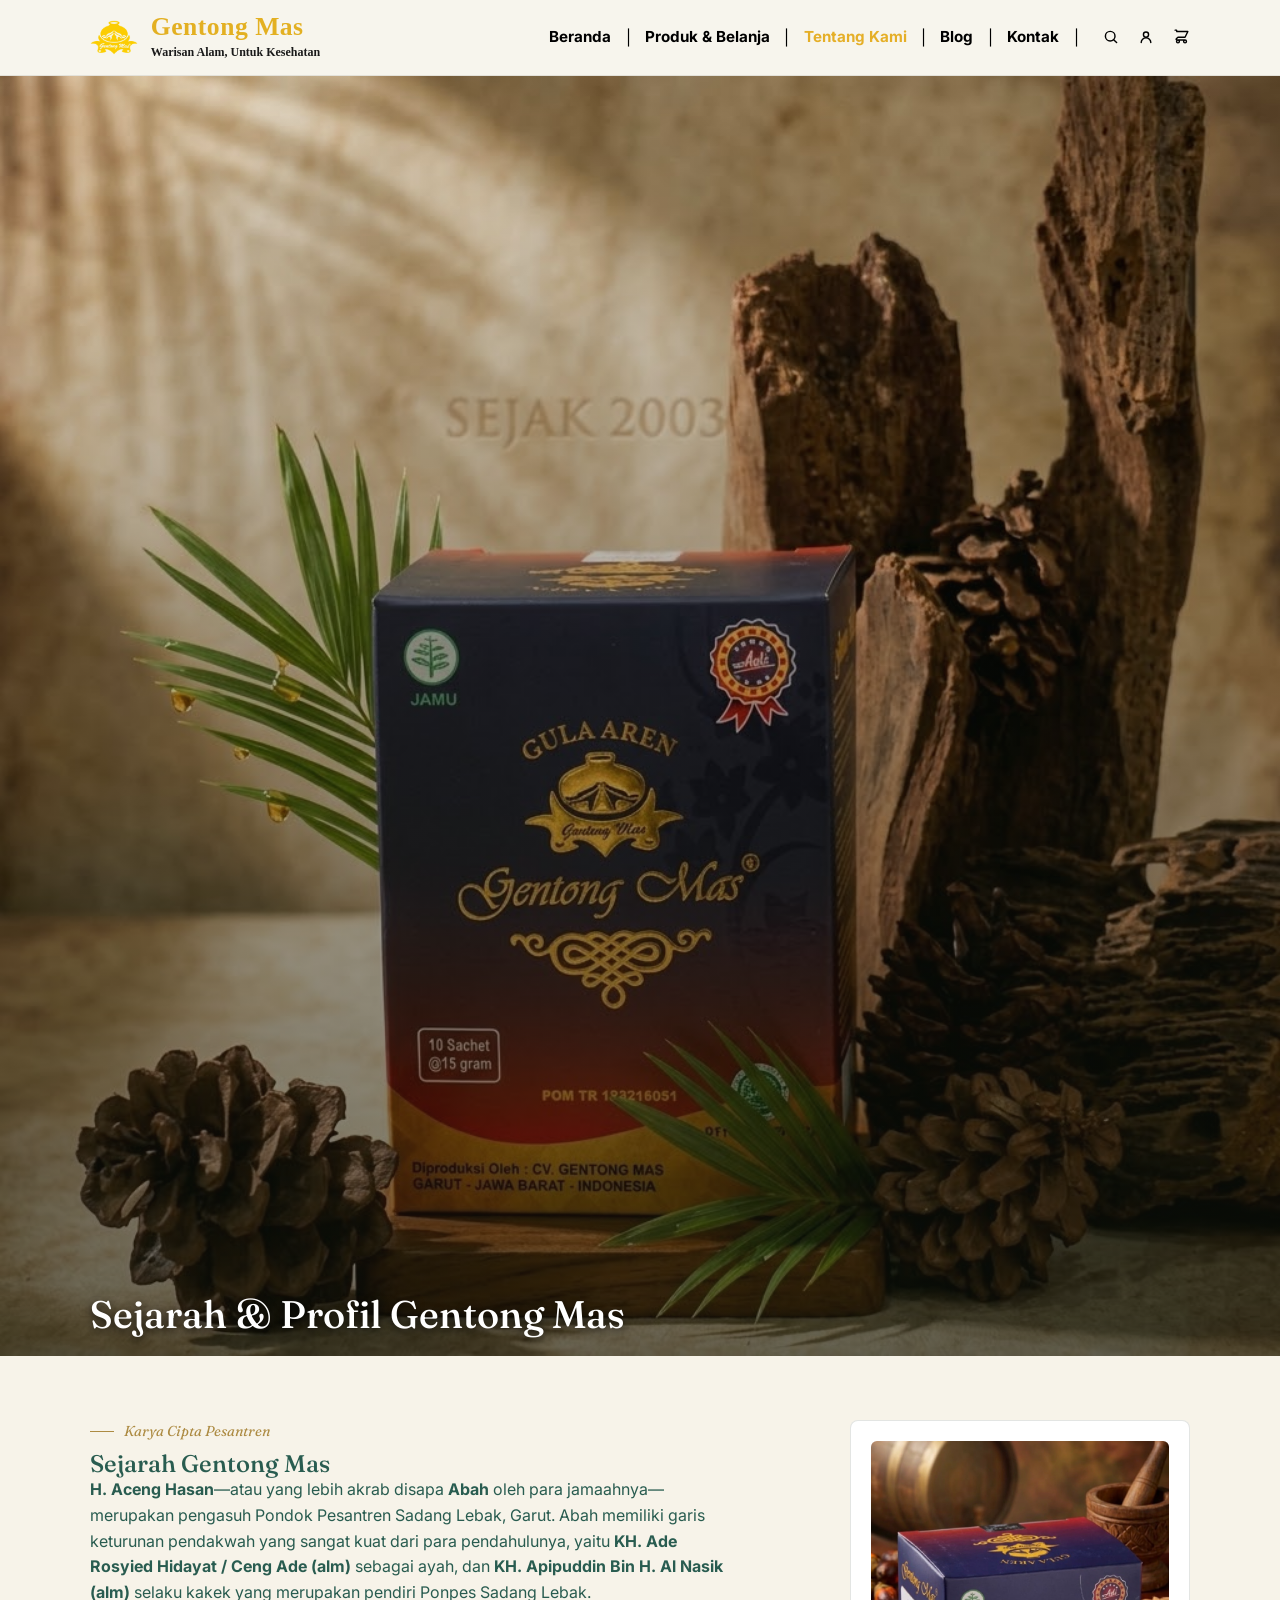
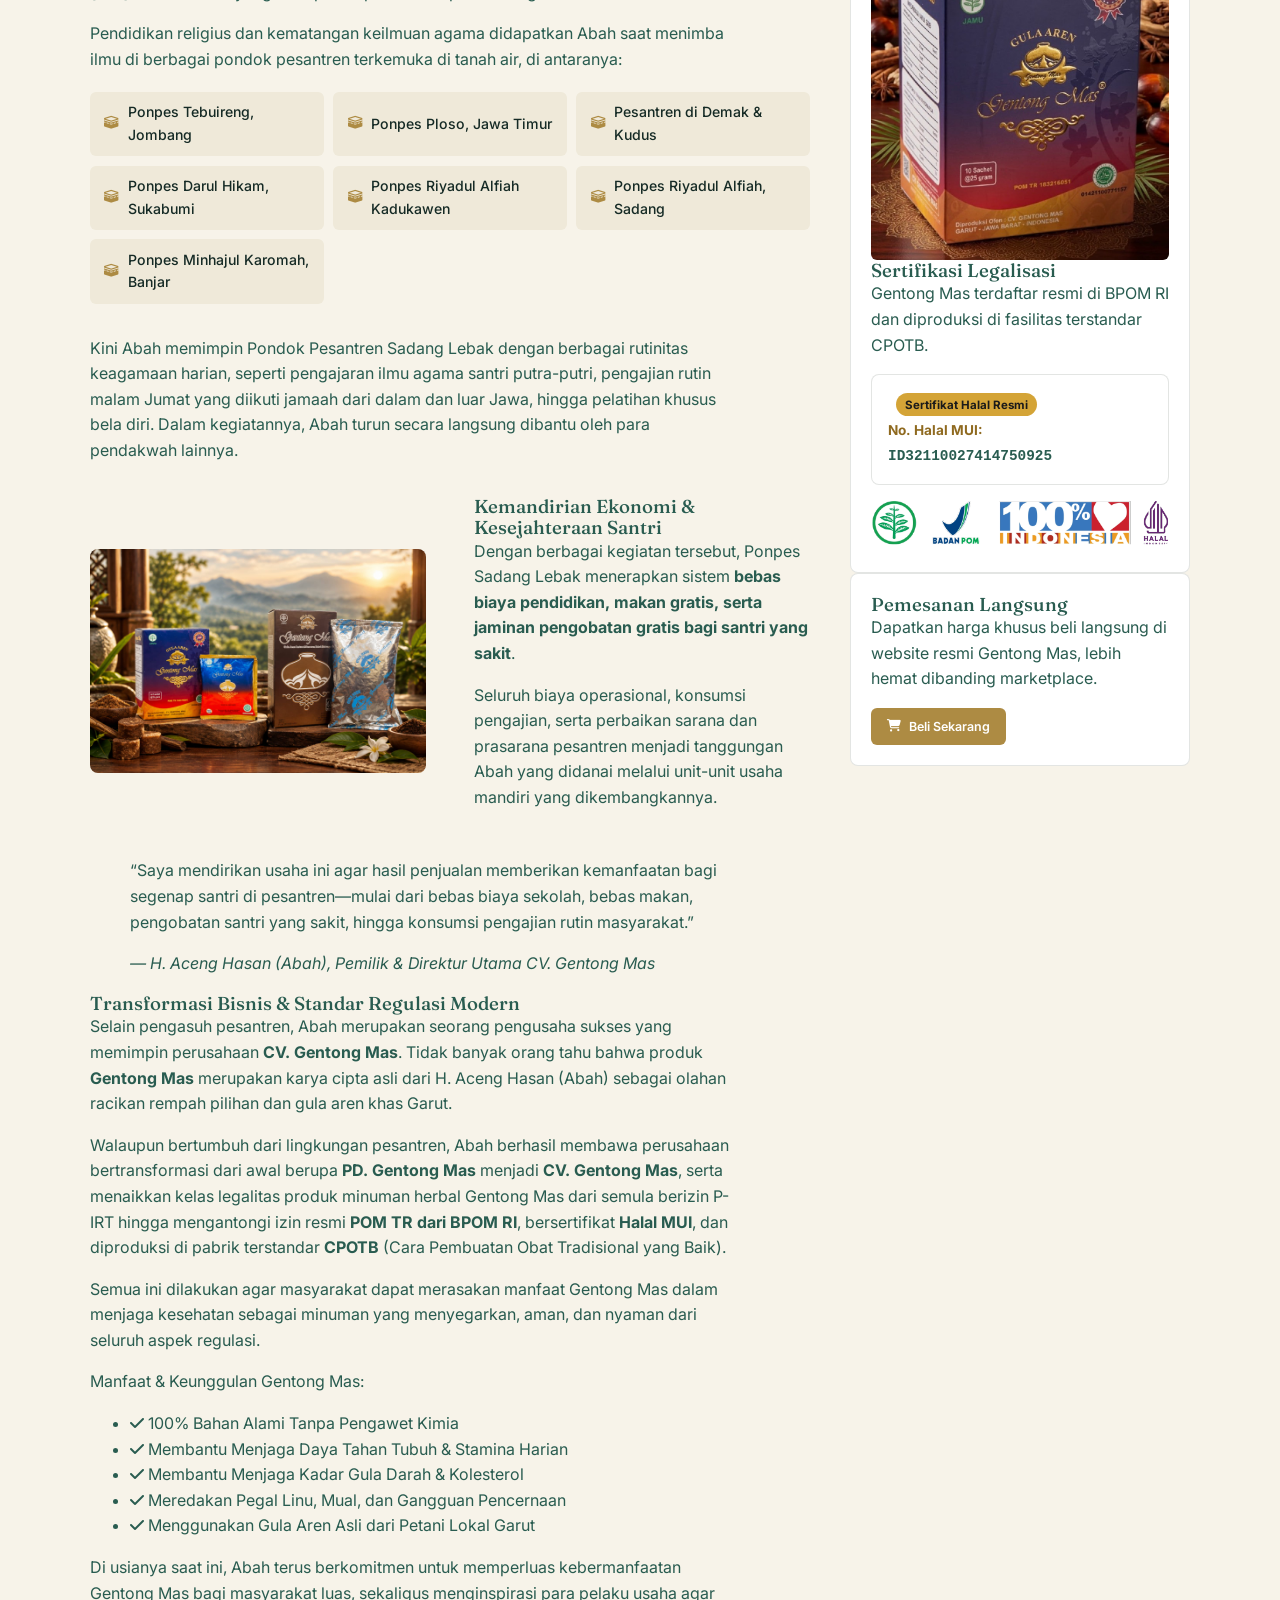
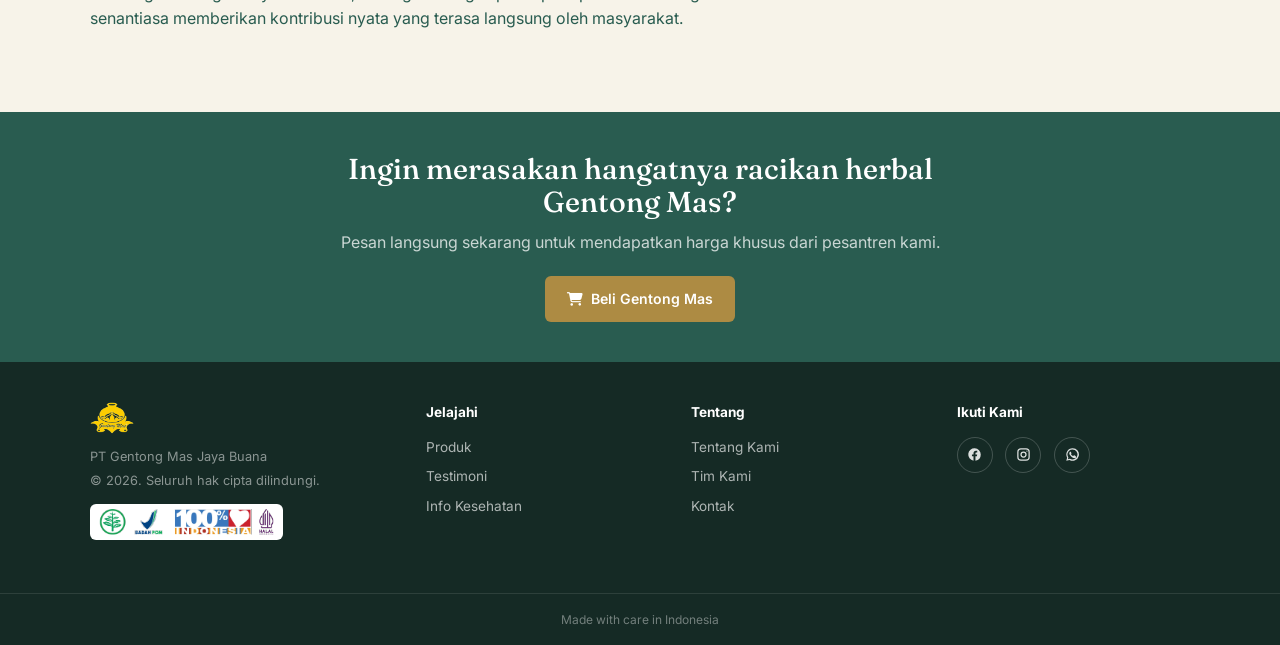
<file: about.html>
<!DOCTYPE html>
<html lang="id">
<head>
  <!-- Google Tag Manager -->
  <script>(function(w,d,s,l,i){w[l]=w[l]||[];w[l].push({'gtm.start':
  new Date().getTime(),event:'gtm.js'});var f=d.getElementsByTagName(s)[0],
  j=d.createElement(s),dl=l!='dataLayer'?'&l='+l:'';j.async=true;j.src=
  'https://www.googletagmanager.com/gtm.js?id='+i+dl;f.parentNode.insertBefore(j,f);
  })(window,document,'script','dataLayer','GTM-WLZCBJKL');</script>
  <!-- End Google Tag Manager -->

  <meta charset="UTF-8">
  <meta name="viewport" content="width=device-width, initial-scale=1.0">
  <meta name="description" content="Sejarah & Profil Gentong Mas — Karya cipta H. Aceng Hasan (Abah), pengasuh Ponpes Sadang Lebak Garut. Minuman herbal gula aren & habbatussauda terstandar CPOTB, BPOM, dan Halal MUI.">
  <title>Tentang Kami — Gentong Mas</title>
  
  <link rel="icon" type="image/webp" href="gentongmas-images/gentongmas-logo-new.webp">
  <link rel="apple-touch-icon" href="gentongmas-images/gentongmas-logo-new.webp">
  
  <link rel="preconnect" href="https://fonts.googleapis.com">
  <link rel="preconnect" href="https://fonts.gstatic.com" crossorigin>
  <link href="https://fonts.googleapis.com/css2?family=Arimo:ital,wght@0,400..700;1,400..700&family=Fraunces:ital,opsz,wght@0,9..144,400;0,9..144,500;0,9..144,600;1,9..144,500&family=Inter:wght@400;500;600;700&display=swap" rel="stylesheet">
  <link rel="stylesheet" href="https://cdnjs.cloudflare.com/ajax/libs/font-awesome/6.5.0/css/all.min.css" integrity="sha512-uC5+fh9SYoPfzovfrENvLP3zUVlKZkPRRv0EGkG7AfXmr6oF53m8mc1XikFJrGBVgWST6iM6FeDX3IVXDf5Ugg==" crossorigin="anonymous" referrerpolicy="no-referrer">
  <link rel="stylesheet" href="styles.css">
  <style>
    /* Styling khusus daftar pesantren & sertifikasi sidebar */
    .ponpes-list {
      display: grid;
      grid-template-columns: repeat(auto-fit, minmax(220px, 1fr));
      gap: 0.6rem;
      margin: 1.2rem 0 2rem;
      padding: 0;
      list-style: none;
    }
    .ponpes-list li {
      background: var(--paper-deep);
      padding: 0.6rem 0.9rem;
      border-radius: 6px;
      font-size: 0.88rem;
      font-weight: 500;
      color: var(--ink-soft);
      display: flex;
      align-items: center;
      gap: 0.6rem;
    }
    .ponpes-list li i {
      color: var(--clay);
      font-size: 0.8rem;
    }
    .cert-box {
      background: var(--white);
      border: 1px solid var(--line);
      border-radius: 8px;
      padding: 1rem;
      margin-top: 1rem;
    }
    .cert-badge {
      display: inline-block;
      background: var(--sage);
      color: var(--ink-soft);
      font-size: 0.78rem;
      font-weight: 700;
      padding: 0.25rem 0.6rem;
      border-radius: 4px;
      margin-bottom: 0.5rem;
    }
  </style>
</head>
<body>
  <!-- Google Tag Manager (noscript) -->
  <noscript><iframe src="https://www.googletagmanager.com/ns.html?id=GTM-WLZCBJKL"
  height="0" width="0" style="display:none;visibility:hidden"></iframe></noscript>
  <!-- End Google Tag Manager (noscript) -->

  <!-- HEADER SAMAKAN DENGAN BERANDA (home.html) -->
  <header class="site-header-new">
    <div class="wrap header-inner">
      <a href="home.html" class="brand-new">
        <img src="gentongmas-images/gentongmas-logo-new.webp" alt="Logo Gentong Mas" class="brand-logo-img">
        <div class="brand-text">
          <span class="brand-title">Gentong Mas</span>
          <span class="brand-subtitle">Warisan Alam, Untuk Kesehatan</span>
        </div>
      </a>

      <nav class="nav-new">
        <ul class="nav-links-new">
          <li><a href="home.html">Beranda</a></li>
          <li class="sep">|</li>
          <li><a href="produk.html">Produk & Belanja</a></li>
          <li class="sep">|</li>
          <li><a href="about.html" class="active">Tentang Kami</a></li>
          <li class="sep">|</li>
          <li><a href="info-kesehatan.html">Blog</a></li>
          <li class="sep">|</li>
          <li><a href="https://wa.me/6285724981894">Kontak</a></li>
          <li class="sep">|</li>
        </ul>
        <div class="nav-icons">
          <a href="#" aria-label="Cari"><svg width="16" height="16" viewBox="0 0 20 20" fill="none" stroke="currentColor" stroke-width="1.8"><circle cx="9" cy="9" r="6"/><path d="M17 17l-4-4" stroke-linecap="round"/></svg></a>
          <a href="#" aria-label="Akun Saya"><svg width="16" height="16" viewBox="0 0 20 20" fill="none" stroke="currentColor" stroke-width="1.8"><circle cx="10" cy="7" r="3.2"/><path d="M4 17c0-3.3 2.7-6 6-6s6 2.7 6 6" stroke-linecap="round"/></svg></a>
          <a href="beli.html" aria-label="Keranjang Belanja"><svg width="17" height="17" viewBox="0 0 24 24" fill="none" stroke="currentColor" stroke-width="2" stroke-linecap="round" stroke-linejoin="round"><path d="M3 3H5L5.4 5M7 13H17L21 5H5.4M7 13L4.7 15.3C4.1 15.9 4.5 17 5.4 17H17M17 17C15.9 17 15 17.9 15 19C15 20.1 15.9 21 17 21C18.1 21 19 20.1 19 19C19 17.9 18.1 17 17 17ZM9 19C9 20.1 8.1 21 7 21C5.9 21 5 20.1 5 19C5 17.9 5.9 17 7 17C8.1 17 9 17.9 9 19Z"/></svg></a>
        </div>
        <button id="menu-btn" class="menu-btn-new" aria-label="Buka menu" aria-expanded="false">
          <svg width="20" height="20" viewBox="0 0 20 20" fill="none" xmlns="http://www.w3.org/2000/svg" aria-hidden="true"><path d="M2 5H18M2 10H18M2 15H18" stroke="currentColor" stroke-width="2" stroke-linecap="round"/></svg>
        </button>
      </nav>
    </div>

    <div id="mobile-menu" class="mobile-menu-new">
      <ul>
        <li><a href="home.html">Beranda</a></li>
        <li><a href="produk.html">Produk & Belanja</a></li>
        <li><a href="about.html">Tentang Kami</a></li>
        <li><a href="info-kesehatan.html">Blog</a></li>
        <li><a href="https://wa.me/6285724981894">Kontak</a></li>
        <li><a href="testimoni.html">Testimoni</a></li>
      </ul>
    </div>
  </header>

  <section class="page-hero">
    <img src="gentongmas-images/misc/banner-3.jpg" alt="Sejarah & Profil Gentong Mas Garut">
    <div class="hero-scrim"></div>
    <div class="hero-copy">
      <div class="wrap">
        <h1>Sejarah &amp; Profil Gentong Mas</h1>
      </div>
    </div>
  </section>

  <section class="section">
    <div class="wrap grid-2col">
      <div class="article">
        <div class="eyebrow-line">Karya Cipta Pesantren</div>
        <h2>Sejarah Gentong Mas</h2>

        <p><strong>H. Aceng Hasan</strong>—atau yang lebih akrab disapa <strong>Abah</strong> oleh para jamaahnya—merupakan pengasuh Pondok Pesantren Sadang Lebak, Garut. Abah memiliki garis keturunan pendakwah yang sangat kuat dari para pendahulunya, yaitu <strong>KH. Ade Rosyied Hidayat / Ceng Ade (alm)</strong> sebagai ayah, dan <strong>KH. Apipuddin Bin H. Al Nasik (alm)</strong> selaku kakek yang merupakan pendiri Ponpes Sadang Lebak.</p>

        <p>Pendidikan religius dan kematangan keilmuan agama didapatkan Abah saat menimba ilmu di berbagai pondok pesantren terkemuka di tanah air, di antaranya:</p>

        <ul class="ponpes-list">
          <li><i class="fa-solid fa-kaaba"></i> Ponpes Tebuireng, Jombang</li>
          <li><i class="fa-solid fa-kaaba"></i> Ponpes Ploso, Jawa Timur</li>
          <li><i class="fa-solid fa-kaaba"></i> Pesantren di Demak &amp; Kudus</li>
          <li><i class="fa-solid fa-kaaba"></i> Ponpes Darul Hikam, Sukabumi</li>
          <li><i class="fa-solid fa-kaaba"></i> Ponpes Riyadul Alfiah Kadukawen</li>
          <li><i class="fa-solid fa-kaaba"></i> Ponpes Riyadul Alfiah, Sadang</li>
          <li><i class="fa-solid fa-kaaba"></i> Ponpes Minhajul Karomah, Banjar</li>
        </ul>

        <p>Kini Abah memimpin Pondok Pesantren Sadang Lebak dengan berbagai rutinitas keagamaan harian, seperti pengajaran ilmu agama santri putra-putri, pengajian rutin malam Jumat yang diikuti jamaah dari dalam dan luar Jawa, hingga pelatihan khusus bela diri. Dalam kegiatannya, Abah turun secara langsung dibantu oleh para pendakwah lainnya.</p>

        <div class="split media-text" style="margin-block: 2rem;">
          <div class="split-media">
            <img src="gentongmas-images/produk/produk-2.jpeg" alt="Produk Gentong Mas Garut" class="split-img-square">
          </div>
          <div class="split-copy">
            <h3>Kemandirian Ekonomi &amp; Kesejahteraan Santri</h3>
            <p>Dengan berbagai kegiatan tersebut, Ponpes Sadang Lebak menerapkan sistem <strong>bebas biaya pendidikan, makan gratis, serta jaminan pengobatan gratis bagi santri yang sakit</strong>.</p>
            <p>Seluruh biaya operasional, konsumsi pengajian, serta perbaikan sarana dan prasarana pesantren menjadi tanggungan Abah yang didanai melalui unit-unit usaha mandiri yang dikembangkannya.</p>
          </div>
        </div>

        <blockquote>
          <p>&ldquo;Saya mendirikan usaha ini agar hasil penjualan memberikan kemanfaatan bagi segenap santri di pesantren—mulai dari bebas biaya sekolah, bebas makan, pengobatan santri yang sakit, hingga konsumsi pengajian rutin masyarakat.&rdquo;</p>
          <cite>— H. Aceng Hasan (Abah), Pemilik &amp; Direktur Utama CV. Gentong Mas</cite>
        </blockquote>

        <h3>Transformasi Bisnis &amp; Standar Regulasi Modern</h3>
        <p>Selain pengasuh pesantren, Abah merupakan seorang pengusaha sukses yang memimpin perusahaan <strong>CV. Gentong Mas</strong>. Tidak banyak orang tahu bahwa produk <strong>Gentong Mas</strong> merupakan karya cipta asli dari H. Aceng Hasan (Abah) sebagai olahan racikan rempah pilihan dan gula aren khas Garut.</p>

        <p>Walaupun bertumbuh dari lingkungan pesantren, Abah berhasil membawa perusahaan bertransformasi dari awal berupa <strong>PD. Gentong Mas</strong> menjadi <strong>CV. Gentong Mas</strong>, serta menaikkan kelas legalitas produk minuman herbal Gentong Mas dari semula berizin P-IRT hingga mengantongi izin resmi <strong>POM TR dari BPOM RI</strong>, bersertifikat <strong>Halal MUI</strong>, dan diproduksi di pabrik terstandar <strong>CPOTB</strong> (Cara Pembuatan Obat Tradisional yang Baik).</p>

        <p>Semua ini dilakukan agar masyarakat dapat merasakan manfaat Gentong Mas dalam menjaga kesehatan sebagai minuman yang menyegarkan, aman, dan nyaman dari seluruh aspek regulasi.</p>

        <div class="benefit-list">
          <p>Manfaat &amp; Keunggulan Gentong Mas:</p>
          <ul>
            <li><i class="fa-solid fa-check"></i> 100% Bahan Alami Tanpa Pengawet Kimia</li>
            <li><i class="fa-solid fa-check"></i> Membantu Menjaga Daya Tahan Tubuh &amp; Stamina Harian</li>
            <li><i class="fa-solid fa-check"></i> Membantu Menjaga Kadar Gula Darah &amp; Kolesterol</li>
            <li><i class="fa-solid fa-check"></i> Meredakan Pegal Linu, Mual, dan Gangguan Pencernaan</li>
            <li><i class="fa-solid fa-check"></i> Menggunakan Gula Aren Asli dari Petani Lokal Garut</li>
          </ul>
        </div>

        <p>Di usianya saat ini, Abah terus berkomitmen untuk memperluas kebermanfaatan Gentong Mas bagi masyarakat luas, sekaligus menginspirasi para pelaku usaha agar senantiasa memberikan kontribusi nyata yang terasa langsung oleh masyarakat.</p>
      </div>

      <!-- SIDEBAR ASET & LOKASI -->
      <aside>
        <div class="side-card">
          <img src="gentongmas-images/misc/banner-4.jpg" alt="Kemasan Gentong Mas 1:1" class="split-img-square">
          <h3>Sertifikasi Legalisasi</h3>
          <p>Gentong Mas terdaftar resmi di BPOM RI dan diproduksi di fasilitas terstandar CPOTB.</p>
          
          <div class="cert-box">
            <span class="badge-save">Sertifikat Halal Resmi</span>
            <p style="font-size: 0.85rem; font-weight: 700; color: var(--clay-dark); margin: 0.2rem 0;">No. Halal MUI:</p>
            <p style="font-size: 0.9rem; font-family: monospace; font-weight: 700; color: var(--ink); margin: 0;">ID32110027414750925</p>
          </div>

          <div class="cert-badge-group" style="margin-top: 1rem;">
            <img src="gentongmas-images/logo-sertifikasi-gentongmas.svg" alt="BPOM & Halal Indonesia">
          </div>
        </div>

        <div class="side-card">
          <h3>Pemesanan Langsung</h3>
          <p>Dapatkan harga khusus beli langsung di website resmi Gentong Mas, lebih hemat dibanding marketplace.</p>
          <a href="beli.html" class="btn btn-primary btn-sm"><i class="fa-solid fa-cart-shopping"></i> Beli Sekarang</a>
        </div>
      </aside>
    </div>
  </section>

  <!-- CTA BANNER -->
  <div class="cta-banner section">
    <div class="wrap">
      <h2>Ingin merasakan hangatnya racikan herbal Gentong Mas?</h2>
      <p>Pesan langsung sekarang untuk mendapatkan harga khusus dari pesantren kami.</p>
      <a href="produk.html" class="btn btn-primary"><i class="fa-solid fa-cart-shopping"></i> Beli Gentong Mas</a>
    </div>
  </div>

  <!-- FOOTER DISAMAKAN DENGAN BERANDA (home.html) -->
  <footer class="site-footer">
    <div class="wrap footer-grid">
      <div class="footer-brand">
        <img src="gentongmas-images/gentongmas-logo-new.webp" alt="Logo Gentong Mas" width="52">
        <p>PT Gentong Mas Jaya Buana</p>
        <p>&copy; 2026. Seluruh hak cipta dilindungi.</p>
        <div class="footer-cert">
          <img src="gentongmas-images/logo-sertifikasi-gentongmas.svg" alt="Sertifikasi BPOM & Halal">
        </div>
      </div>
      <div>
        <div class="footer-heading">Jelajahi</div>
        <ul class="footer-links">
          <li><a href="produk.html">Produk</a></li>
          <li><a href="testimoni.html">Testimoni</a></li>
          <li><a href="info-kesehatan.html">Info Kesehatan</a></li>
        </ul>
      </div>
      <div>
        <div class="footer-heading">Tentang</div>
        <ul class="footer-links">
          <li><a href="about.html">Tentang Kami</a></li>
          <li><a href="tim-kami.html">Tim Kami</a></li>
          <li><a href="https://wa.me/6285724981894">Kontak</a></li>
        </ul>
      </div>
      <div>
        <div class="footer-heading">Ikuti Kami</div>
        <div class="footer-social">
          <a href="https://www.facebook.com/people/Gentong-Mas-Official/61564176320117/?mibextid=LQQJ4d" aria-label="Facebook"><svg width="15" height="15" viewBox="0 0 24 24" fill="currentColor"><path d="M22 12a10 10 0 1 0-11.6 9.9v-7H7.9V12h2.5V9.8c0-2.5 1.5-3.9 3.8-3.9 1.1 0 2.2.2 2.2.2v2.5h-1.3c-1.2 0-1.6.8-1.6 1.6V12h2.8l-.4 2.9h-2.4v7A10 10 0 0 0 22 12Z"/></svg></a>
          <a href="https://www.instagram.com/gentongmas_official" aria-label="Instagram"><svg width="15" height="15" viewBox="0 0 24 24" fill="none" stroke="currentColor" stroke-width="2"><rect x="3" y="3" width="18" height="18" rx="5"/><circle cx="12" cy="12" r="4"/><circle cx="17.5" cy="6.5" r="1" fill="currentColor" stroke="none"/></svg></a>
          <a href="https://wa.me/6285724981894" aria-label="WhatsApp"><svg width="15" height="15" viewBox="0 0 24 24" fill="currentColor"><path d="M12 2a10 10 0 0 0-8.6 15L2 22l5.2-1.4A10 10 0 1 0 12 2Zm0 18a8 8 0 0 1-4.1-1.1l-.3-.2-3 .8.8-2.9-.2-.3A8 8 0 1 1 12 20Zm4.4-6c-.2-.1-1.4-.7-1.6-.8-.2-.1-.4-.1-.6.1-.2.2-.6.8-.8 1-.1.2-.3.2-.5.1-1.4-.7-2.3-1.3-3.2-2.9-.2-.4.2-.4.6-1.2.1-.1.1-.3 0-.4-.1-.1-.6-1.4-.8-1.9-.2-.5-.4-.4-.6-.4h-.5c-.2 0-.5.1-.7.3-.2.2-.9.9-.9 2.2s1 2.6 1.1 2.8c.1.2 2 3 4.7 4.2.7.3 1.2.5 1.6.6.7.2 1.3.2 1.8.1.5-.1 1.4-.6 1.6-1.1.2-.5.2-1 .1-1.1-.1-.1-.2-.2-.4-.3Z"/></svg></a>
        </div>
      </div>
    </div>
    <div class="footer-bottom">Made with care in Indonesia</div>
  </footer>

  <script src="script.js"></script>
</body>
</html>
</file>
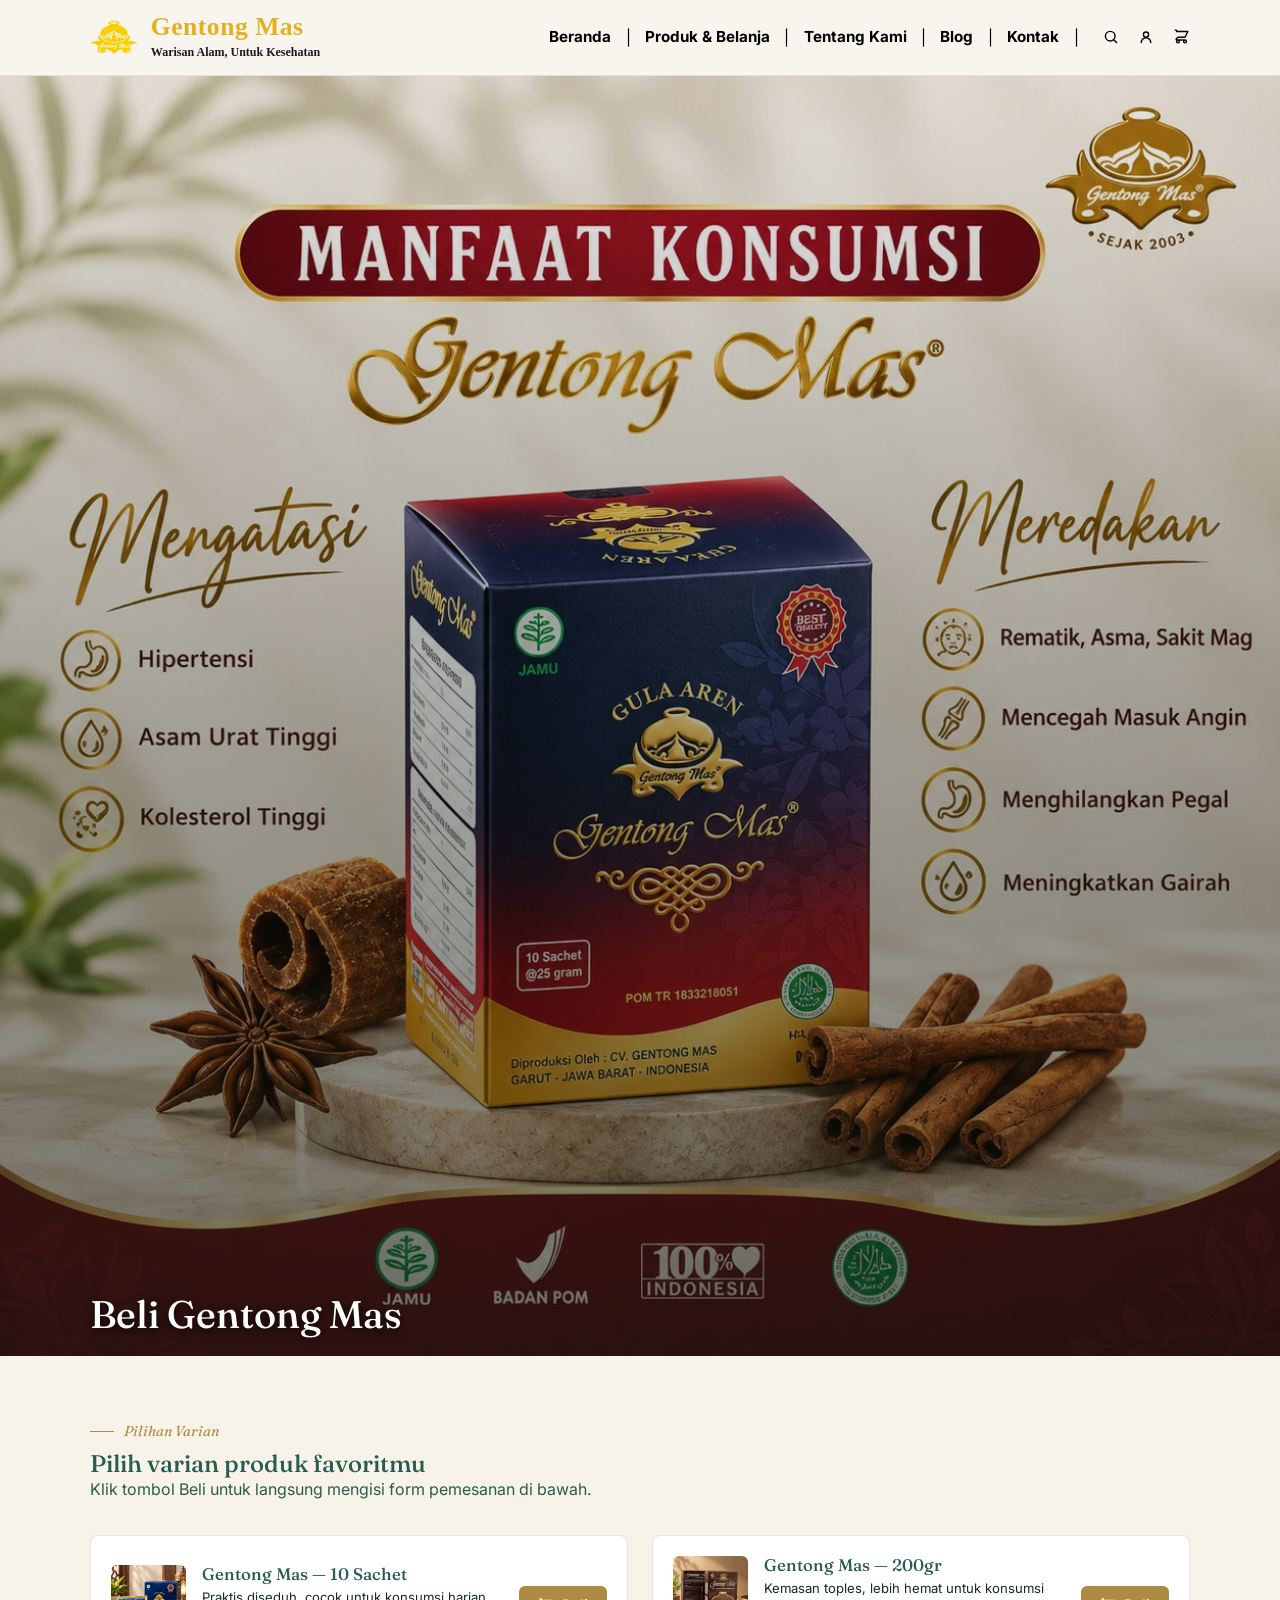
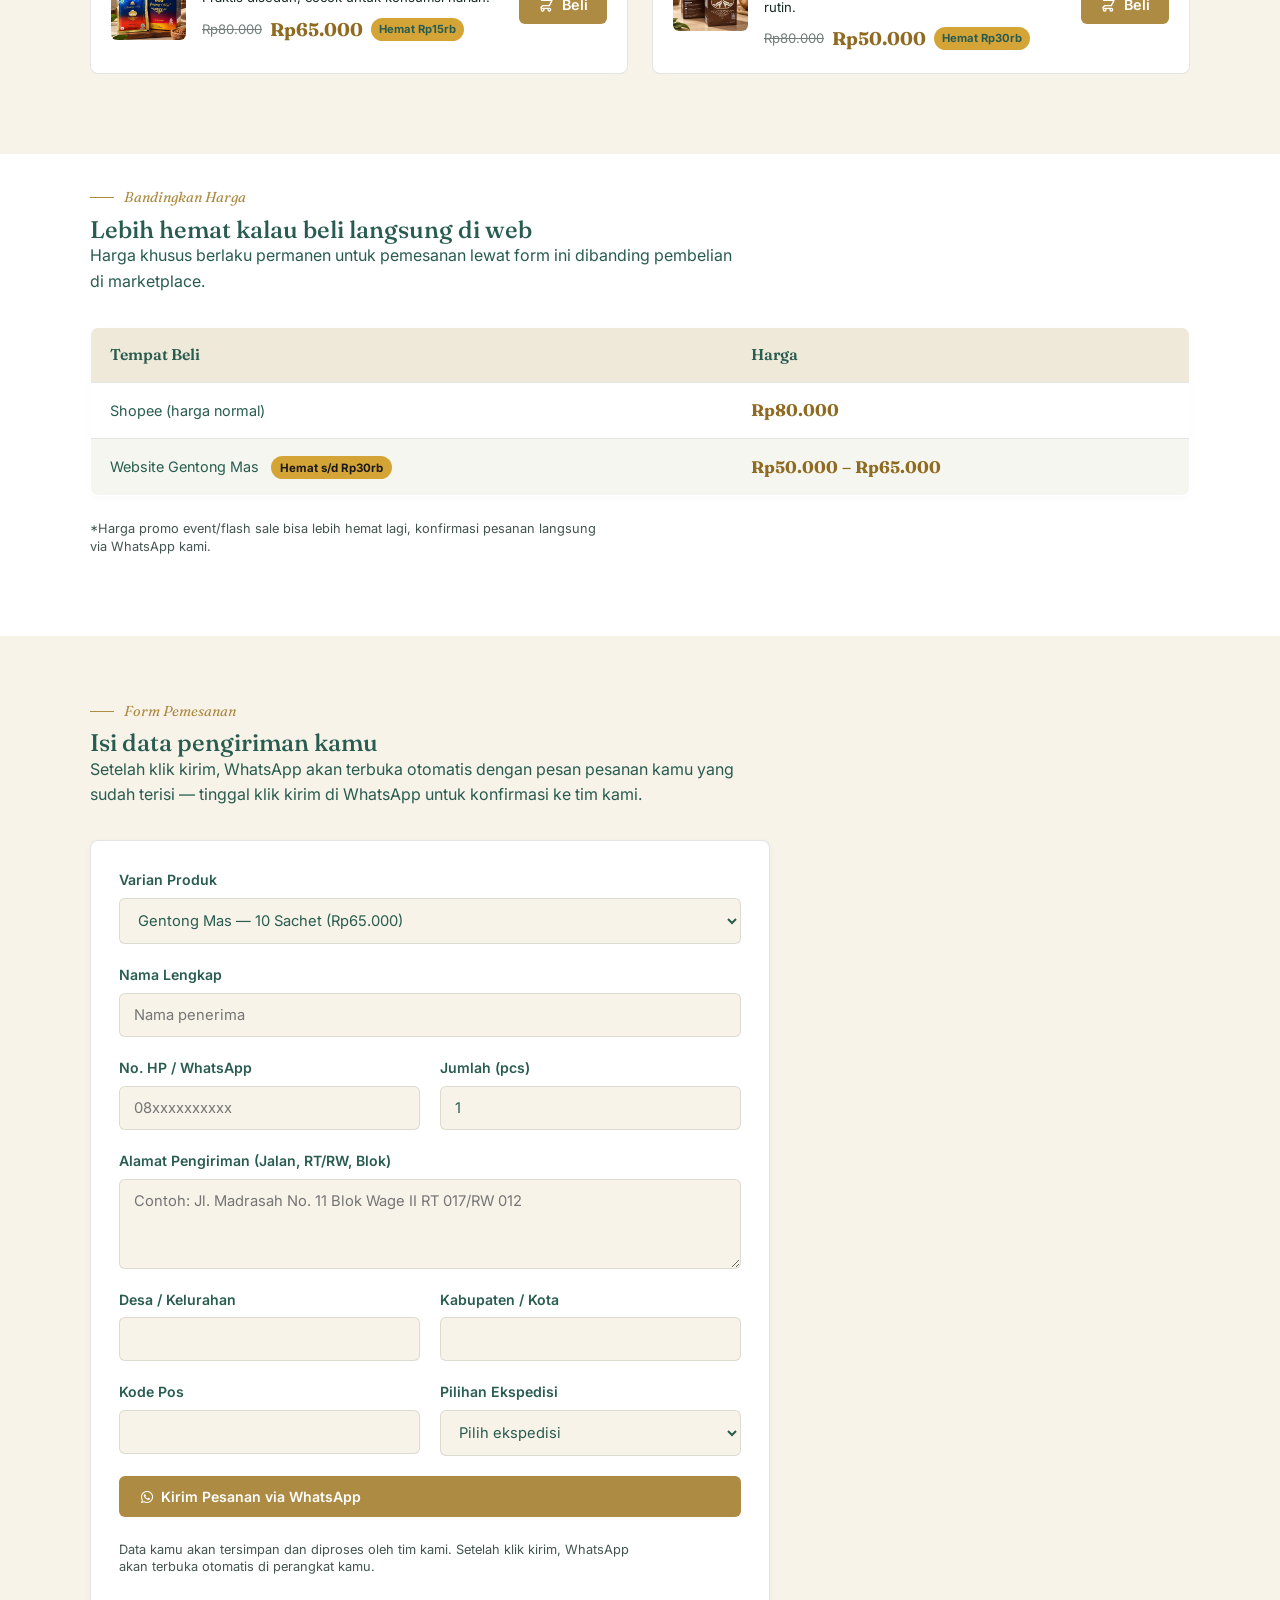
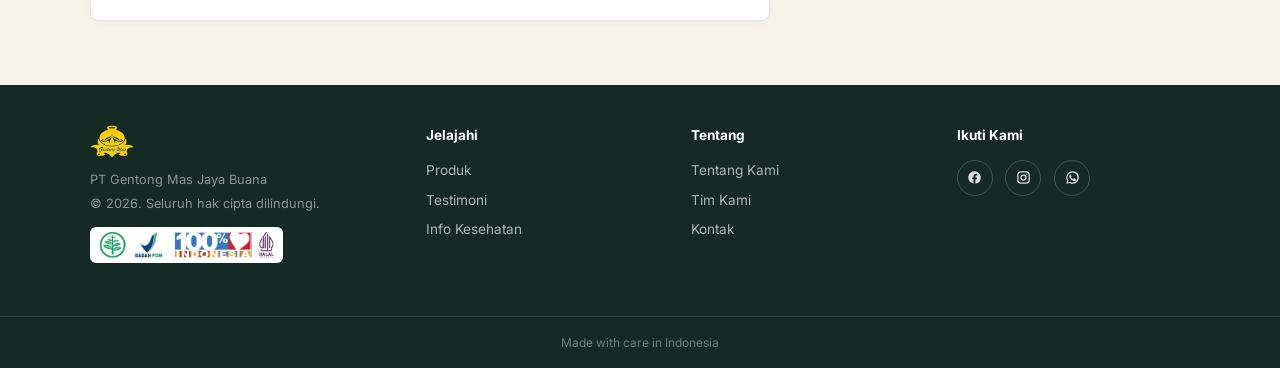
<file: beli.html>
<!DOCTYPE html>
<html lang="id">
<head>
<!-- Google Tag Manager -->
<script>(function(w,d,s,l,i){w[l]=w[l]||[];w[l].push({'gtm.start':
new Date().getTime(),event:'gtm.js'});var f=d.getElementsByTagName(s)[0],
j=d.createElement(s),dl=l!='dataLayer'?'&l='+l:'';j.async=true;j.src=
'https://www.googletagmanager.com/gtm.js?id='+i+dl;f.parentNode.insertBefore(j,f);
})(window,document,'script','dataLayer','GTM-WLZCBJKL');</script>
<!-- End Google Tag Manager -->
<meta charset="UTF-8">
<meta name="viewport" content="width=device-width, initial-scale=1.0">
<meta name="description" content="Pesan Gentong Mas langsung di website, harga lebih hemat dibanding Shopee. Isi form, otomatis terhubung ke WhatsApp.">
<title>Beli Gentong Mas — Harga Lebih Hemat</title>
<link rel="icon" type="image/webp" href="gentongmas-images/gentongmas-logo-new.webp">
<link rel="apple-touch-icon" href="gentongmas-images/gentongmas-logo-new.webp">
<link rel="preconnect" href="https://fonts.googleapis.com">
<link rel="preconnect" href="https://fonts.gstatic.com" crossorigin>
<link href="https://fonts.googleapis.com/css2?family=Arimo:ital,wght@0,400..700;1,400..700&family=Fraunces:ital,opsz,wght@0,9..144,400;0,9..144,500;0,9..144,600;1,9..144,500&family=Inter:wght@400;500;600;700&display=swap" rel="stylesheet">
<link rel="stylesheet" href="https://cdnjs.cloudflare.com/ajax/libs/font-awesome/6.5.0/css/all.min.css" integrity="sha512-uC5+fh9SYoPfzovfrENvLP3zUVlKZkPRRv0EGkG7AfXmr6oF53m8mc1XikFJrGBVgWST6iM6FeDX3IVXDf5Ugg==" crossorigin="anonymous" referrerpolicy="no-referrer">
<link rel="stylesheet" href="styles.css">
<style>
  /* Penyesuaian khusus kartu produk halaman Beli (Anti-bertumpuk di HP) */
  .order-product-card {
    display: flex;
    flex-direction: column;
    gap: 1rem;
    padding: 1.25rem;
    background: var(--white);
    border: 1px solid var(--line);
    border-radius: 8px;
    margin-bottom: 1rem;
  }

  .order-product-main {
    display: flex;
    align-items: flex-start;
    gap: 1rem;
    width: 100%;
  }

  .order-product-card img {
    width: 75px;
    height: 75px;
    aspect-ratio: 1 / 1;
    object-fit: cover;
    border-radius: 6px;
    flex-shrink: 0;
  }

  .order-product-info {
    flex: 1;
    min-width: 0; /* Mencegah teks meluap di HP */
  }

  .order-product-info h3 {
    font-size: 1.05rem;
    font-family: var(--font-display);
    margin-bottom: 0.25rem;
  }

  .order-product-info p {
    font-size: 0.82rem;
    color: var(--ink-soft);
    margin-bottom: 0.5rem;
    line-height: 1.4;
  }

  /* Pembungkus elemen harga yang fleksibel */
  .order-product-info .price-row {
    display: flex;
    align-items: center;
    gap: 0.5rem;
    flex-wrap: wrap; /* Menjaga badge berlanjut ke baris baru jika layar HP terlalu sempit */
    margin: 0.25rem 0 0 0 !important;
  }

  .order-product-info .price-old {
    font-size: 0.82rem;
    color: var(--ink-soft);
    text-decoration: line-through;
    opacity: 0.6;
  }

  .order-product-info .price-new {
    font-size: 1.15rem;
    font-weight: 700;
    color: var(--clay-dark);
    font-family: var(--font-display);
  }

  .order-product-info .badge-save {
    display: inline-block;
    background: var(--gold);
    color: var(--ink);
    font-size: 0.7rem;
    font-weight: 700;
    padding: 0.15rem 0.5rem;
    border-radius: 999px;
    margin-left: 0;
    white-space: nowrap;
  }

  .btn-buy-now {
    display: inline-flex;
    align-items: center;
    justify-content: center;
    gap: 0.5rem;
    padding: 0.65rem 1.2rem;
    font-size: 0.9rem;
    font-weight: 600;
    cursor: pointer;
    width: 100%; /* Tombol melebar penuh di HP agar mudah diklik */
  }

  /* Tampilan untuk tablet & desktop */
  @media (min-width: 600px) {
    .order-product-card {
      flex-direction: row;
      align-items: center;
      justify-content: space-between;
    }
    .order-product-main {
      width: auto;
      flex: 1;
    }
    .btn-buy-now {
      width: auto;
    }
  }
</style>
</head>
<body>
<!-- Google Tag Manager (noscript) -->
<noscript><iframe src="https://www.googletagmanager.com/ns.html?id=GTM-WLZCBJKL"
height="0" width="0" style="display:none;visibility:hidden"></iframe></noscript>
<!-- End Google Tag Manager (noscript) -->

<!-- HEADER DISAMAKAN DENGAN BERANDA (home.html) -->
<header class="site-header-new">
  <div class="wrap header-inner">
    <a href="home.html" class="brand-new">
      <img src="gentongmas-images/gentongmas-logo-new.webp" alt="Logo Gentong Mas" class="brand-logo-img">
      <div class="brand-text">
        <span class="brand-title">Gentong Mas</span>
        <span class="brand-subtitle">Warisan Alam, Untuk Kesehatan</span>
      </div>
    </a>

    <nav class="nav-new">
      <ul class="nav-links-new">
        <li><a href="home.html">Beranda</a></li>
        <li class="sep">|</li>
        <li><a href="produk.html">Produk & Belanja</a></li>
        <li class="sep">|</li>
        <li><a href="about.html">Tentang Kami</a></li>
        <li class="sep">|</li>
        <li><a href="info-kesehatan.html">Blog</a></li>
        <li class="sep">|</li>
        <li><a href="https://wa.me/6285724981894">Kontak</a></li>
        <li class="sep">|</li>
      </ul>
      <div class="nav-icons">
        <a href="#" aria-label="Cari"><svg width="16" height="16" viewBox="0 0 20 20" fill="none" stroke="currentColor" stroke-width="1.8"><circle cx="9" cy="9" r="6"/><path d="M17 17l-4-4" stroke-linecap="round"/></svg></a>
        <a href="#" aria-label="Akun Saya"><svg width="16" height="16" viewBox="0 0 20 20" fill="none" stroke="currentColor" stroke-width="1.8"><circle cx="10" cy="7" r="3.2"/><path d="M4 17c0-3.3 2.7-6 6-6s6 2.7 6 6" stroke-linecap="round"/></svg></a>
        <a href="beli.html" aria-label="Keranjang Belanja" class="active"><svg width="17" height="17" viewBox="0 0 24 24" fill="none" stroke="currentColor" stroke-width="2" stroke-linecap="round" stroke-linejoin="round"><path d="M3 3H5L5.4 5M7 13H17L21 5H5.4M7 13L4.7 15.3C4.1 15.9 4.5 17 5.4 17H17M17 17C15.9 17 15 17.9 15 19C15 20.1 15.9 21 17 21C18.1 21 19 20.1 19 19C19 17.9 18.1 17 17 17ZM9 19C9 20.1 8.1 21 7 21C5.9 21 5 20.1 5 19C5 17.9 5.9 17 7 17C8.1 17 9 17.9 9 19Z"/></svg></a>
      </div>
      <button id="menu-btn" class="menu-btn-new" aria-label="Buka menu" aria-expanded="false">
        <svg width="20" height="20" viewBox="0 0 20 20" fill="none" xmlns="http://www.w3.org/2000/svg" aria-hidden="true"><path d="M2 5H18M2 10H18M2 15H18" stroke="currentColor" stroke-width="2" stroke-linecap="round"/></svg>
      </button>
    </nav>
  </div>

  <div id="mobile-menu" class="mobile-menu-new">
    <ul>
      <li><a href="home.html">Beranda</a></li>
      <li><a href="produk.html">Produk & Belanja</a></li>
      <li><a href="about.html">Tentang Kami</a></li>
      <li><a href="info-kesehatan.html">Blog</a></li>
      <li><a href="https://wa.me/6285724981894">Kontak</a></li>
      <li><a href="beli.html">Beli Gentong Mas</a></li>
    </ul>
  </div>
</header>

<section class="page-hero">
  <img src="gentongmas-images/produk/manfaat-produk.webp" alt="Beli Gentong Mas">
  <div class="hero-scrim"></div>
  <div class="hero-copy">
    <div class="wrap">
      <h1>Beli Gentong Mas</h1>
    </div>
  </div>
</section>

<!-- PILIHAN PRODUK DENGAN FOTO PERSEGI 1:1 KECIL & TOMBOL BELI -->
<section class="section">
  <div class="wrap">
    <div class="section-head">
      <div class="eyebrow-line">Pilihan Varian</div>
      <h2>Pilih varian produk favoritmu</h2>
      <p>Klik tombol Beli untuk langsung mengisi form pemesanan di bawah.</p>
    </div>

    <div class="product-grid">
      <!-- Varian 1 -->
      <div class="order-product-card">
        <div class="order-product-main">
          <img src="gentongmas-images/produk/produk10.webp" alt="Gentong Mas 10 Sachet">
          <div class="order-product-info">
            <h3>Gentong Mas — 10 Sachet</h3>
            <p>Praktis diseduh, cocok untuk konsumsi harian.</p>
            <div class="price-row">
              <span class="price-old">Rp80.000</span>
              <span class="price-new">Rp65.000</span>
              <span class="badge-save">Hemat Rp15rb</span>
            </div>
          </div>
        </div>
        <button onclick="pilihVarian('Gentong Mas - 10 Sachet (Rp65.000)')" class="btn btn-primary btn-buy-now">
          <svg width="16" height="16" viewBox="0 0 24 24" fill="none" stroke="currentColor" stroke-width="2" stroke-linecap="round" stroke-linejoin="round"><path d="M3 3H5L5.4 5M7 13H17L21 5H5.4M7 13L4.7 15.3C4.1 15.9 4.5 17 5.4 17H17M17 17C15.9 17 15 17.9 15 19C15 20.1 15.9 21 17 21C18.1 21 19 20.1 19 19C19 17.9 18.1 17 17 17ZM9 19C9 20.1 8.1 21 7 21C5.9 21 5 20.1 5 19C5 17.9 5.9 17 7 17C8.1 17 9 17.9 9 19Z"/></svg>
          Beli
        </button>
      </div>

      <!-- Varian 2 -->
      <div class="order-product-card">
        <div class="order-product-main">
          <img src="gentongmas-images/produk/produk250gr.webp" alt="Gentong Mas 200gr Toples">
          <div class="order-product-info">
            <h3>Gentong Mas — 200gr</h3>
            <p>Kemasan toples, lebih hemat untuk konsumsi rutin.</p>
            <div class="price-row">
              <span class="price-old">Rp80.000</span>
              <span class="price-new">Rp50.000</span>
              <span class="badge-save">Hemat Rp30rb</span>
            </div>
          </div>
        </div>
        <button onclick="pilihVarian('Gentong Mas - 200gr Toples (Rp50.000)')" class="btn btn-primary btn-buy-now">
          <svg width="16" height="16" viewBox="0 0 24 24" fill="none" stroke="currentColor" stroke-width="2" stroke-linecap="round" stroke-linejoin="round"><path d="M3 3H5L5.4 5M7 13H17L21 5H5.4M7 13L4.7 15.3C4.1 15.9 4.5 17 5.4 17H17M17 17C15.9 17 15 17.9 15 19C15 20.1 15.9 21 17 21C18.1 21 19 20.1 19 19C19 17.9 18.1 17 17 17ZM9 19C9 20.1 8.1 21 7 21C5.9 21 5 20.1 5 19C5 17.9 5.9 17 7 17C8.1 17 9 17.9 9 19Z"/></svg>
          Beli
        </button>
      </div>
    </div>
  </div>
</section>

<!-- PERBANDINGAN HARGA -->
<section class="section section-alt" style="padding-top: 2rem;">
  <div class="wrap">
    <div class="section-head">
      <div class="eyebrow-line">Bandingkan Harga</div>
      <h2>Lebih hemat kalau beli langsung di web</h2>
      <p>Harga khusus berlaku permanen untuk pemesanan lewat form ini dibanding pembelian di marketplace.</p>
    </div>
    <table class="compare-table">
      <thead>
        <tr>
          <th>Tempat Beli</th>
          <th>Harga</th>
        </tr>
      </thead>
      <tbody>
        <tr>
          <td>Shopee (harga normal)</td>
          <td class="price">Rp80.000</td>
        </tr>
        <tr class="col-web">
          <td>Website Gentong Mas <span class="badge-save">Hemat s/d Rp30rb</span></td>
          <td class="price">Rp50.000 &ndash; Rp65.000</td>
        </tr>
      </tbody>
    </table>
    <p class="form-note" style="margin-top:0.75rem;">*Harga promo event/flash sale bisa lebih hemat lagi, konfirmasi pesanan langsung via WhatsApp kami.</p>
  </div>
</section>

<!-- FORM PEMESANAN -->
<section class="section" id="form-pemesanan">
  <div class="wrap">
    <div class="section-head">
      <div class="eyebrow-line">Form Pemesanan</div>
      <h2>Isi data pengiriman kamu</h2>
      <p>Setelah klik kirim, WhatsApp akan terbuka otomatis dengan pesan pesanan kamu yang sudah terisi &mdash; tinggal klik kirim di WhatsApp untuk konfirmasi ke tim kami.</p>
    </div>

    <form class="order-form" id="order-form">
      <div class="form-row">
        <label for="varian">Varian Produk</label>
        <select id="varian" name="varian" required>
          <option value="Gentong Mas - 10 Sachet (Rp65.000)">Gentong Mas — 10 Sachet (Rp65.000)</option>
          <option value="Gentong Mas - 200gr Toples (Rp50.000)">Gentong Mas — 200gr Toples (Rp50.000)</option>
        </select>
      </div>
      <div class="form-row">
        <label for="nama">Nama Lengkap</label>
        <input type="text" id="nama" name="nama" required placeholder="Nama penerima">
      </div>
      <div class="form-row-2col">
        <div class="form-row">
          <label for="telepon">No. HP / WhatsApp</label>
          <input type="tel" id="telepon" name="telepon" required placeholder="08xxxxxxxxxx">
        </div>
        <div class="form-row">
          <label for="jumlah">Jumlah (pcs)</label>
          <input type="number" id="jumlah" name="jumlah" min="1" value="1" required>
        </div>
      </div>
      <div class="form-row">
        <label for="alamat">Alamat Pengiriman (Jalan, RT/RW, Blok)</label>
        <textarea id="alamat" name="alamat" rows="2" required placeholder="Contoh: Jl. Madrasah No. 11 Blok Wage II RT 017/RW 012"></textarea>
      </div>
      <div class="form-row-2col">
        <div class="form-row">
          <label for="desa">Desa / Kelurahan</label>
          <input type="text" id="desa" name="desa" required>
        </div>
        <div class="form-row">
          <label for="kabupaten">Kabupaten / Kota</label>
          <input type="text" id="kabupaten" name="kabupaten" required>
        </div>
      </div>
      <div class="form-row-2col">
        <div class="form-row">
          <label for="kodepos">Kode Pos</label>
          <input type="text" id="kodepos" name="kodepos" required>
        </div>
        <div class="form-row">
          <label for="ekspedisi">Pilihan Ekspedisi</label>
          <select id="ekspedisi" name="ekspedisi" required>
            <option value="">Pilih ekspedisi</option>
            <option value="JNE">JNE</option>
            <option value="J&amp;T Express">J&amp;T Express</option>
            <option value="SiCepat">SiCepat</option>
            <option value="Anteraja">Anteraja</option>
            <option value="Pos Indonesia">Pos Indonesia</option>
          </select>
        </div>
      </div>
      <button type="submit" class="btn btn-primary" style="justify-self:flex-start;">
        <i class="fa-brands fa-whatsapp"></i> Kirim Pesanan via WhatsApp
      </button>
      <p class="form-note">Data kamu akan tersimpan dan diproses oleh tim kami. Setelah klik kirim, WhatsApp akan terbuka otomatis di perangkat kamu.</p>
    </form>
  </div>
</section>

<script>
const GOOGLE_SHEET_WEBHOOK_URL = "https://script.google.com/macros/s/AKfycbxzDWfCjSJJV7Bt5hfRNU3S1fTsuL7cwENRLAmzWlD8D3nLPXaDfDBLdS4HU543si9R/exec";
const WHATSAPP_NUMBER = "6285724981894";

// Fungsi untuk memilih varian & otomatis scroll halus ke Form Pemesanan
function pilihVarian(namaVarian) {
  const selectVarian = document.getElementById("varian");
  if (selectVarian) {
    selectVarian.value = namaVarian;
  }
  
  const formSection = document.getElementById("form-pemesanan");
  if (formSection) {
    formSection.scrollIntoView({ behavior: "smooth" });
  }
}

document.getElementById("order-form").addEventListener("submit", function (e) {
  e.preventDefault();
  const f = e.target;

  // Susun data form URL-encoded agar Lolos Bawaan CORS Browser
  const params = new URLSearchParams();
  params.append("tanggal", new Date().toLocaleString("id-ID"));
  params.append("varian", f.varian.value);
  params.append("nama", f.nama.value.trim());
  params.append("telepon", f.telepon.value.trim());
  params.append("jumlah", f.jumlah.value.trim());
  params.append("alamat", f.alamat.value.trim());
  params.append("desa", f.desa.value.trim());
  params.append("kabupaten", f.kabupaten.value.trim());
  params.append("kodepos", f.kodepos.value.trim());
  params.append("ekspedisi", f.ekspedisi.value);

  if (window.dataLayer) {
    window.dataLayer.push({ 
      event: "submit_order_form", 
      varian: f.varian.value,
      nama: f.nama.value.trim(),
      telepon: f.telepon.value.trim(),
      jumlah: f.jumlah.value.trim()
    });
  }

  // Kirim data ke Google Apps Script tanpa terhalang CORS
  if (GOOGLE_SHEET_WEBHOOK_URL) {
    fetch(GOOGLE_SHEET_WEBHOOK_URL, {
      method: "POST",
      mode: "no-cors",
      headers: {
        "Content-Type": "application/x-www-form-urlencoded"
      },
      body: params.toString()
    }).catch((err) => console.error("Gagal mengirim ke Sheets:", err));
  }

  // Buat pesan WhatsApp
  const pesan =
    "Halo, saya mau pesan Gentong Mas 🙏\n\n" +
    "Varian Produk: " + f.varian.value + "\n" +
    "Nama Lengkap: " + f.nama.value.trim() + "\n" +
    "No. Telepon: " + f.telepon.value.trim() + "\n" +
    "Jumlah: " + f.jumlah.value.trim() + " pcs\n" +
    "Alamat Pengiriman: " + f.alamat.value.trim() + "\n" +
    "Desa/Kelurahan: " + f.desa.value.trim() + "\n" +
    "Kabupaten/Kota: " + f.kabupaten.value.trim() + "\n" +
    "Kode Pos: " + f.kodepos.value.trim() + "\n" +
    "Ekspedisi: " + f.ekspedisi.value + "\n\n" +
    "Mohon diproses ya, terima kasih!";

  const waUrl = "https://wa.me/" + WHATSAPP_NUMBER + "?text=" + encodeURIComponent(pesan);
  window.open(waUrl, "_blank");
});
</script>

<!-- FOOTER DISAMAKAN DENGAN BERANDA (home.html) -->
<footer class="site-footer">
  <div class="wrap footer-grid">
    <div class="footer-brand">
      <img src="gentongmas-images/gentongmas-logo-new.webp" alt="Logo Gentong Mas" width="52">
      <p>PT Gentong Mas Jaya Buana</p>
      <p>&copy; 2026. Seluruh hak cipta dilindungi.</p>
      <div class="footer-cert">
        <img src="gentongmas-images/logo-sertifikasi-gentongmas.svg" alt="Sertifikasi BPOM">
      </div>
    </div>
    <div>
      <div class="footer-heading">Jelajahi</div>
      <ul class="footer-links">
        <li><a href="produk.html">Produk</a></li>
        <li><a href="testimoni.html">Testimoni</a></li>
        <li><a href="info-kesehatan.html">Info Kesehatan</a></li>
      </ul>
    </div>
    <div>
      <div class="footer-heading">Tentang</div>
      <ul class="footer-links">
        <li><a href="about.html">Tentang Kami</a></li>
        <li><a href="tim-kami.html">Tim Kami</a></li>
        <li><a href="https://wa.me/6285724981894">Kontak</a></li>
      </ul>
    </div>
    <div>
      <div class="footer-heading">Ikuti Kami</div>
      <div class="footer-social">
        <a href="https://www.facebook.com/people/Gentong-Mas-Official/61564176320117/?mibextid=LQQJ4d" aria-label="Facebook"><svg width="15" height="15" viewBox="0 0 24 24" fill="currentColor"><path d="M22 12a10 10 0 1 0-11.6 9.9v-7H7.9V12h2.5V9.8c0-2.5 1.5-3.9 3.8-3.9 1.1 0 2.2.2 2.2.2v2.5h-1.3c-1.2 0-1.6.8-1.6 1.6V12h2.8l-.4 2.9h-2.4v7A10 10 0 0 0 22 12Z"/></svg></a>
        <a href="https://www.instagram.com/gentongmas_official" aria-label="Instagram"><svg width="15" height="15" viewBox="0 0 24 24" fill="none" stroke="currentColor" stroke-width="2"><rect x="3" y="3" width="18" height="18" rx="5"/><circle cx="12" cy="12" r="4"/><circle cx="17.5" cy="6.5" r="1" fill="currentColor" stroke="none"/></svg></a>
        <a href="https://wa.me/6285724981894" aria-label="WhatsApp"><svg width="15" height="15" viewBox="0 0 24 24" fill="currentColor"><path d="M12 2a10 10 0 0 0-8.6 15L2 22l5.2-1.4A10 10 0 1 0 12 2Zm0 18a8 8 0 0 1-4.1-1.1l-.3-.2-3 .8.8-2.9-.2-.3A8 8 0 1 1 12 20Zm4.4-6c-.2-.1-1.4-.7-1.6-.8-.2-.1-.4-.1-.6.1-.2.2-.6.8-.8 1-.1.2-.3.2-.5.1-1.4-.7-2.3-1.3-3.2-2.9-.2-.4.2-.4.6-1.2.1-.1.1-.3 0-.4-.1-.1-.6-1.4-.8-1.9-.2-.5-.4-.4-.6-.4h-.5c-.2 0-.5.1-.7.3-.2.2-.9.9-.9 2.2s1 2.6 1.1 2.8c.1.2 2 3 4.7 4.2.7.3 1.2.5 1.6.6.7.2 1.3.2 1.8.1.5-.1 1.4-.6 1.6-1.1.2-.5.2-1 .1-1.1-.1-.1-.2-.2-.4-.3Z"/></svg></a>
      </div>
    </div>
  </div>
  <div class="footer-bottom">Made with care in Indonesia</div>
</footer>

<script src="script.js"></script>
</body>
</html>
</file>
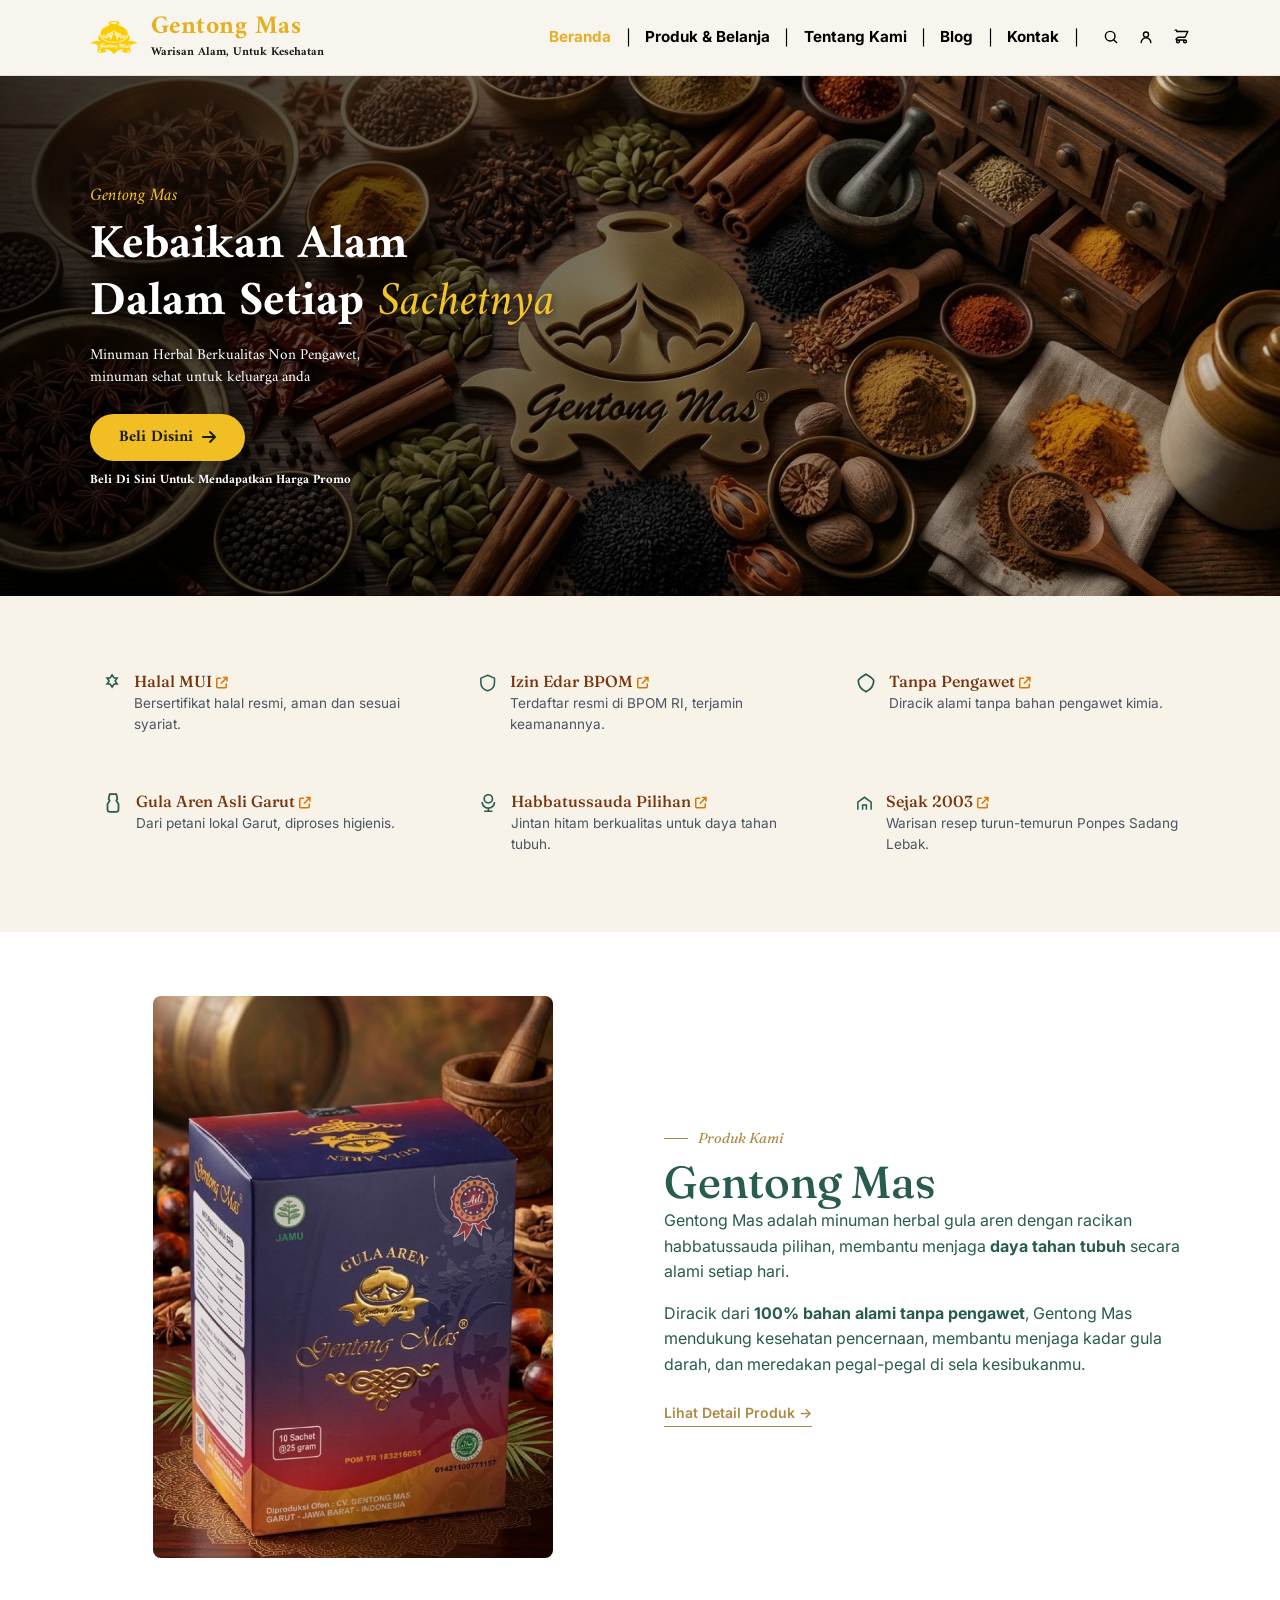
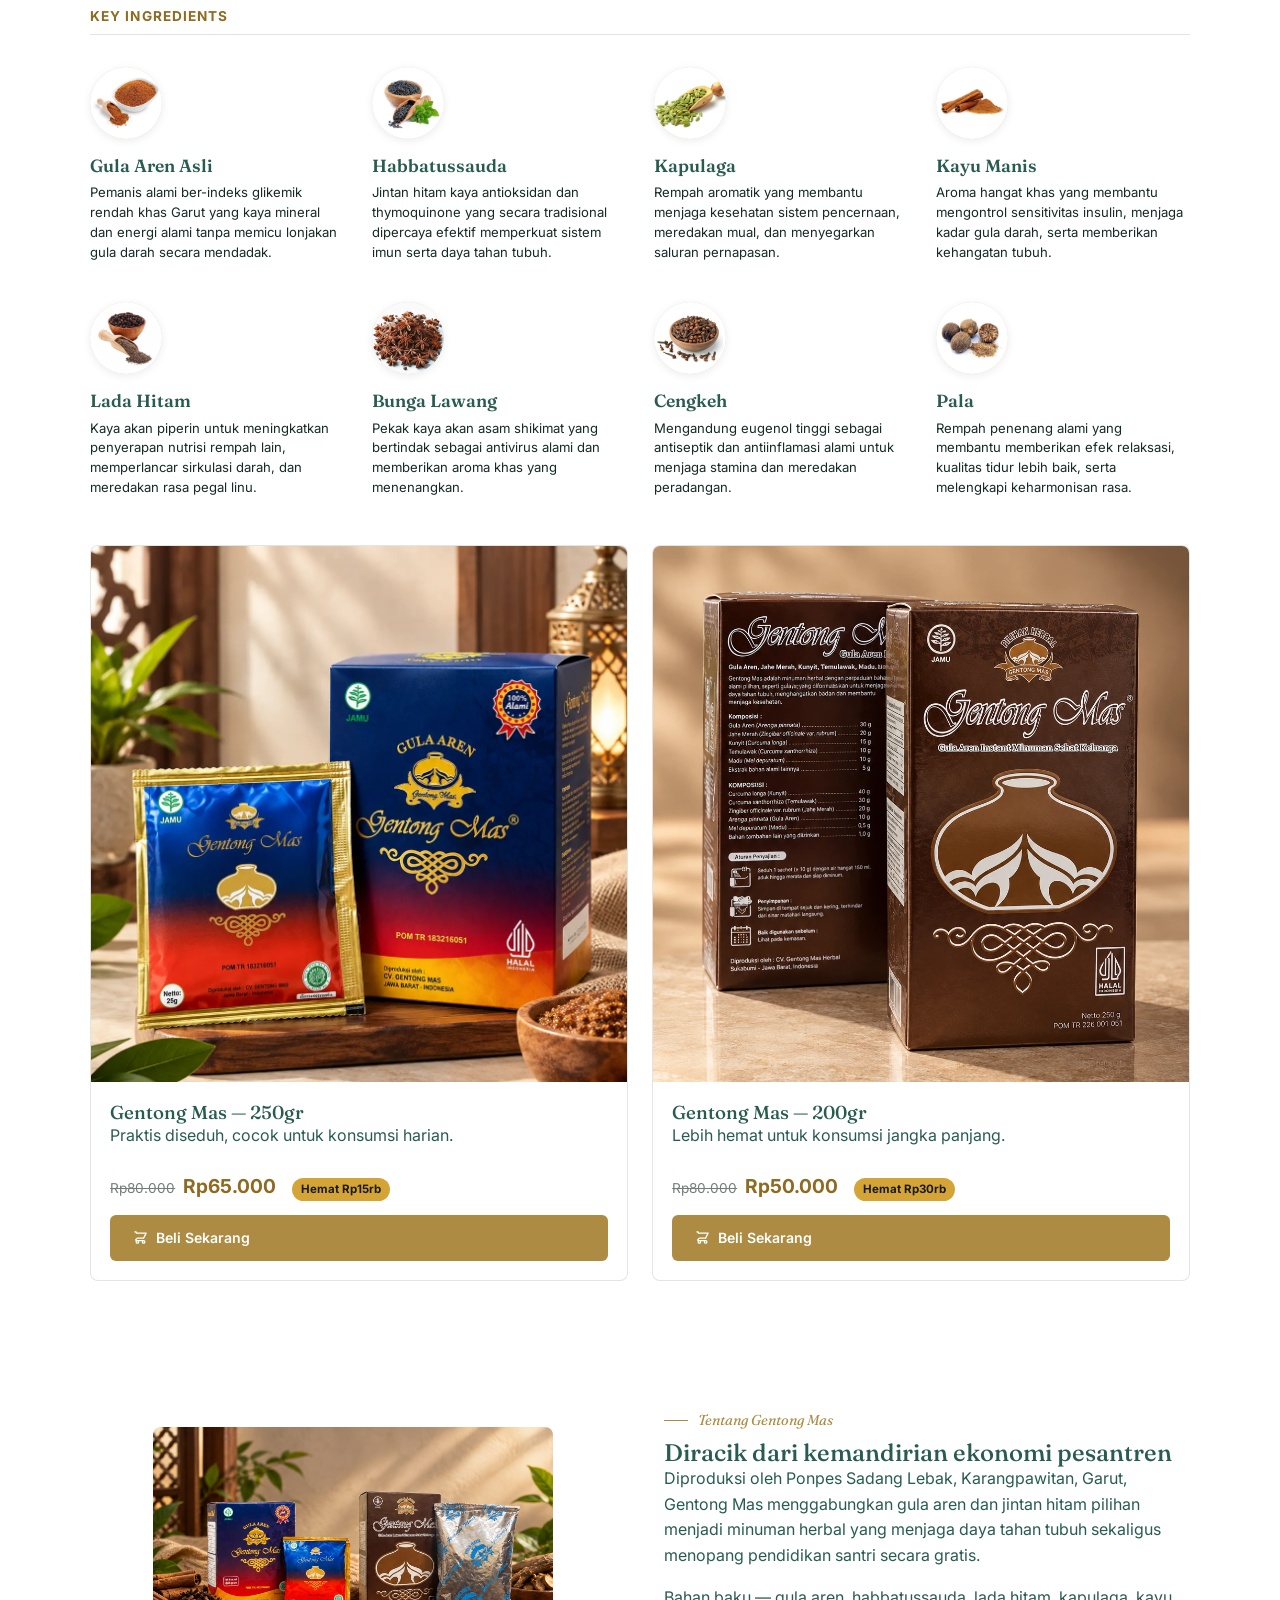
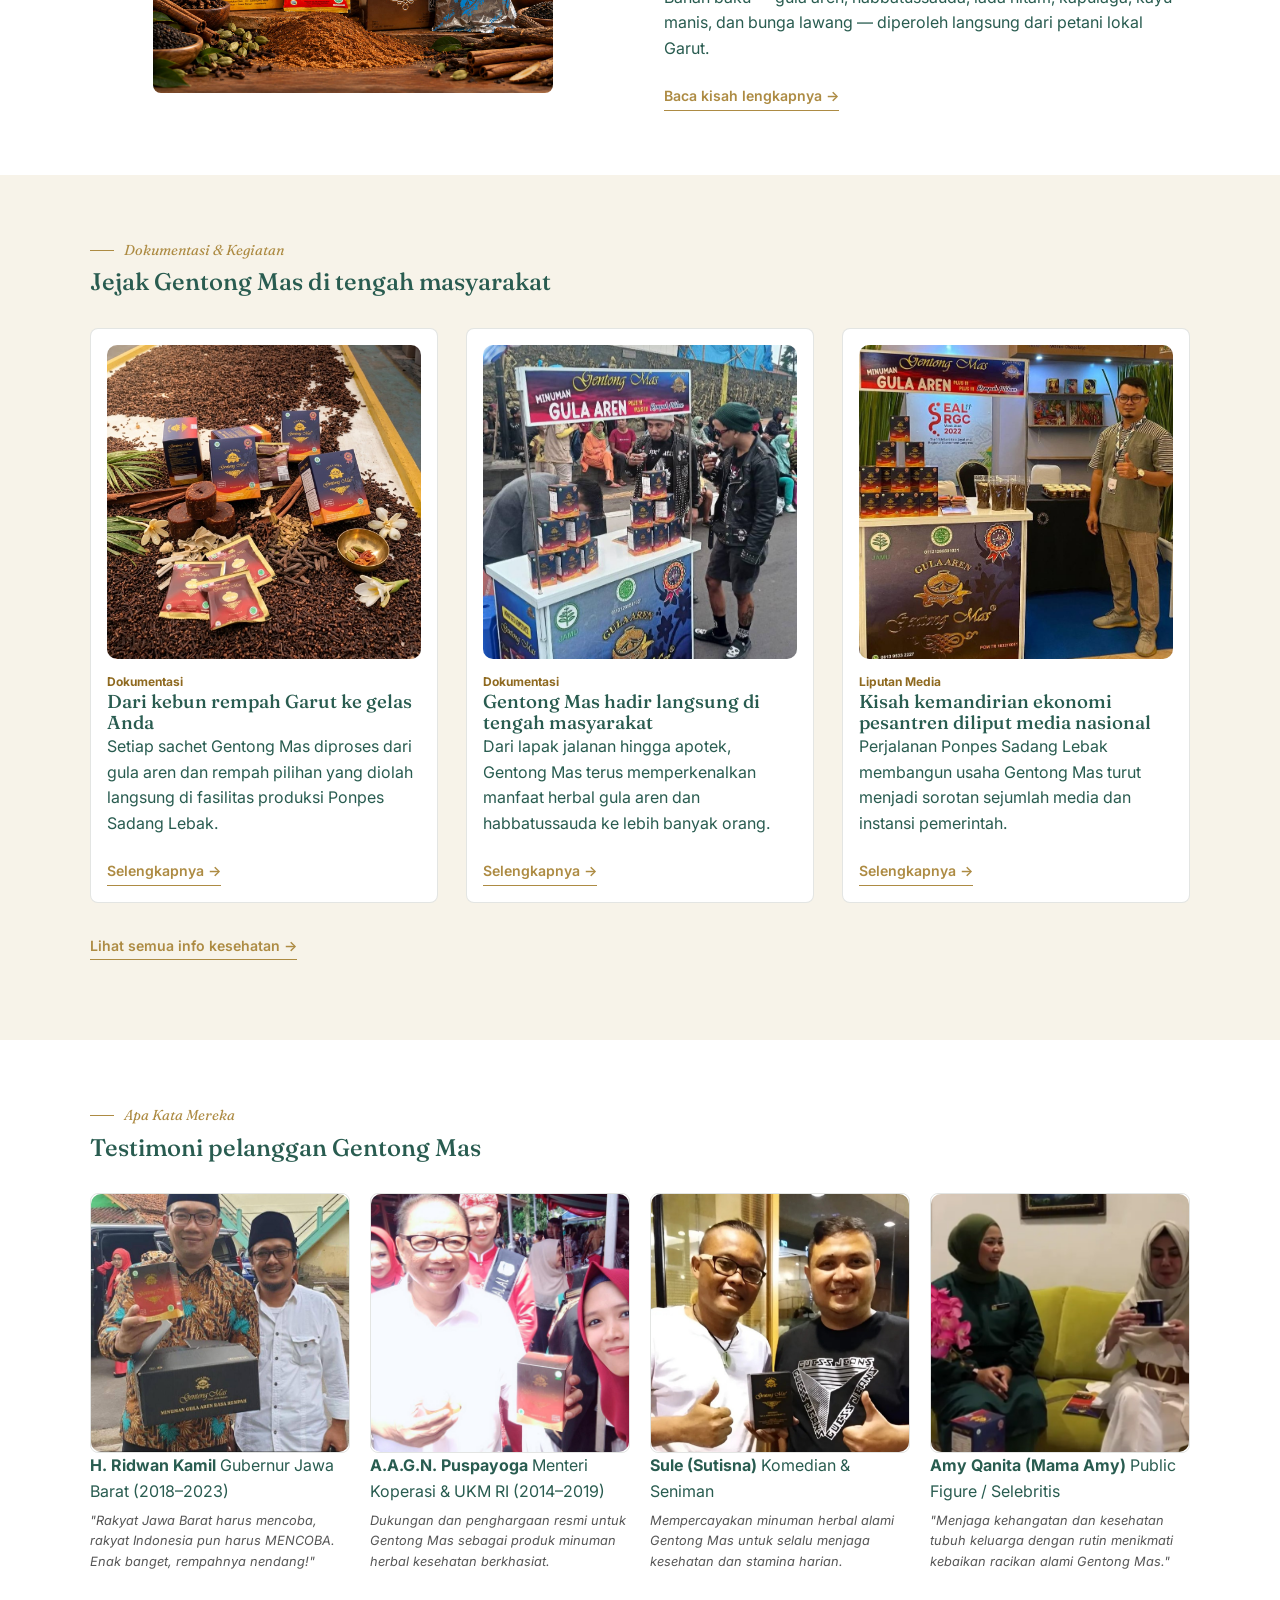
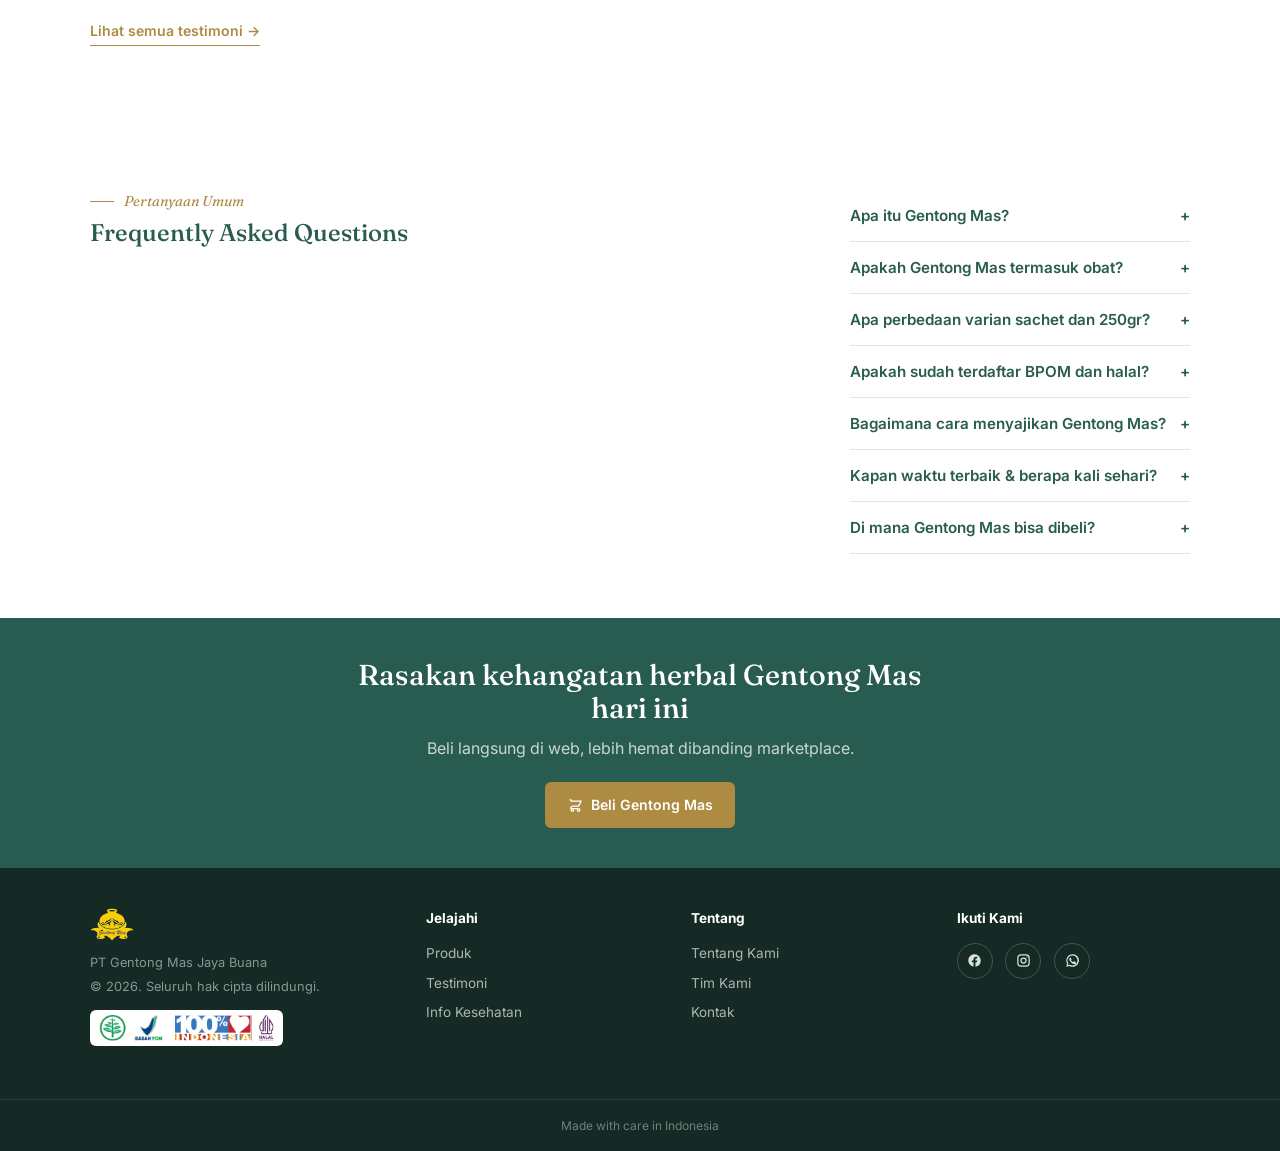
<file: home.html>
<!DOCTYPE html>
<html lang="id">
<head>
<!-- Google Tag Manager -->
<script>(function(w,d,s,l,i){w[l]=w[l]||[];w[l].push({'gtm.start':
new Date().getTime(),event:'gtm.js'});var f=d.getElementsByTagName(s)[0],
j=d.createElement(s),dl=l!='dataLayer'?'&l='+l:'';j.async=true;j.src=
'https://www.googletagmanager.com/gtm.js?id='+i+dl;f.parentNode.insertBefore(j,f);
})(window,document,'script','dataLayer','GTM-WLZCBJKL');</script>
<!-- End Google Tag Manager -->
<meta charset="UTF-8">
<meta name="viewport" content="width=device-width, initial-scale=1.0">
<meta name="description" content="Gentong Mas — minuman herbal gula aren &amp; habbatussauda dari Ponpes Sadang Lebak, Garut. Bersertifikat halal MUI dan izin edar BPOM, sejak 2003.">
<title>Gentong Mas — Minuman Herbal Gula Aren &amp; Habbatussauda</title>
<link rel="icon" type="image/webp" href="gentongmas-images/gentongmas-logo-new.webp">
<link rel="apple-touch-icon" href="gentongmas-images/gentongmas-logo-new.webp">
<link rel="preconnect" href="https://fonts.googleapis.com">
<link rel="preconnect" href="https://fonts.gstatic.com" crossorigin>
<link href="https://fonts.googleapis.com/css2?family=Amiri:ital,wght@0,400;0,700;1,400;1,700&family=Fraunces:ital,opsz,wght@0,9..144,400;0,9..144,500;0,9..144,600;1,9..144,500&family=Inter:wght@400;500;600;700&display=swap" rel="stylesheet">
<link rel="stylesheet" href="https://cdnjs.cloudflare.com/ajax/libs/font-awesome/6.5.0/css/all.min.css" integrity="sha512-uC5+fh9SYoPfzovfrENvLP3zUVlKZkPRRv0EGkG7AfXmr6oF53m8mc1XikFJrGBVgWST6iM6FeDX3IVXDf5Ugg==" crossorigin="anonymous" referrerpolicy="no-referrer">
<link rel="stylesheet" href="styles.css">
<style>
  .benefit-link-card {
    text-decoration: none;
    color: inherit;
    display: flex;
    align-items: flex-start;
    gap: 12px;
    padding: 12px;
    border-radius: 8px;
    transition: all 0.2s ease-in-out;
    background: transparent;
  }
  .benefit-link-card:hover {
    background-color: rgba(217, 119, 6, 0.08);
    transform: translateY(-2px);
  }
  .benefit-link-card h3 {
    color: #78350f;
    font-size: 1rem;
    margin-bottom: 2px;
  }
  .benefit-link-card p {
    font-size: 0.85rem;
    color: #4b5563;
    margin: 0;
  }
</style>
</head>
<body>
<!-- Google Tag Manager (noscript) -->
<noscript><iframe src="https://www.googletagmanager.com/ns.html?id=GTM-WLZCBJKL"
height="0" width="0" style="display:none;visibility:hidden"></iframe></noscript>
<!-- End Google Tag Manager (noscript) -->

<header class="site-header-new">
  <div class="wrap header-inner">
    <a href="home.html" class="brand-new">
      <img src="gentongmas-images/gentongmas-logo-new.webp" alt="Logo Gentong Mas" class="brand-logo-img">
      <div class="brand-text">
        <span class="brand-title">Gentong Mas</span>
        <span class="brand-subtitle">Warisan Alam, Untuk Kesehatan</span>
      </div>
    </a>

    <nav class="nav-new">
      <ul class="nav-links-new">
        <li><a href="home.html" class="active">Beranda</a></li>
        <li class="sep">|</li>
        <li><a href="produk.html">Produk & Belanja</a></li>
        <li class="sep">|</li>
        <li><a href="about.html">Tentang Kami</a></li>
        <li class="sep">|</li>
        <li><a href="info-kesehatan.html">Blog</a></li>
        <li class="sep">|</li>
        <li><a href="https://wa.me/6285724981894">Kontak</a></li>
        <li class="sep">|</li>
      </ul>
      <div class="nav-icons">
        <a href="#" aria-label="Cari"><svg width="16" height="16" viewBox="0 0 20 20" fill="none" stroke="currentColor" stroke-width="1.8"><circle cx="9" cy="9" r="6"/><path d="M17 17l-4-4" stroke-linecap="round"/></svg></a>
        <a href="#" aria-label="Akun Saya"><svg width="16" height="16" viewBox="0 0 20 20" fill="none" stroke="currentColor" stroke-width="1.8"><circle cx="10" cy="7" r="3.2"/><path d="M4 17c0-3.3 2.7-6 6-6s6 2.7 6 6" stroke-linecap="round"/></svg></a>
        <a href="beli.html" aria-label="Keranjang Belanja"><svg width="17" height="17" viewBox="0 0 24 24" fill="none" stroke="currentColor" stroke-width="2" stroke-linecap="round" stroke-linejoin="round"><path d="M3 3H5L5.4 5M7 13H17L21 5H5.4M7 13L4.7 15.3C4.1 15.9 4.5 17 5.4 17H17M17 17C15.9 17 15 17.9 15 19C15 20.1 15.9 21 17 21C18.1 21 19 20.1 19 19C19 17.9 18.1 17 17 17ZM9 19C9 20.1 8.1 21 7 21C5.9 21 5 20.1 5 19C5 17.9 5.9 17 7 17C8.1 17 9 17.9 9 19Z"/></svg></a>
      </div>
      <button id="menu-btn" class="menu-btn-new" aria-label="Buka menu" aria-expanded="false">
        <svg width="20" height="20" viewBox="0 0 20 20" fill="none" xmlns="http://www.w3.org/2000/svg" aria-hidden="true"><path d="M2 5H18M2 10H18M2 15H18" stroke="currentColor" stroke-width="2" stroke-linecap="round"/></svg>
      </button>
    </nav>
  </div>

  <div id="mobile-menu" class="mobile-menu-new">
    <ul>
      <li><a href="home.html">Beranda</a></li>
      <li><a href="produk.html">Produk & Belanja</a></li>
      <li><a href="about.html">Tentang Kami</a></li>
      <li><a href="info-kesehatan.html">Blog</a></li>
      <li><a href="https://wa.me/6285724981894">Kontak</a></li>
      <li><a href="testimoni.html">Testiomni</a></li>
    </ul>
  </div>
</header>

<section class="hero-new">
  <img src="gentongmas-images/produk/header-1.jpeg" alt="Gentong Mas" class="hero-bg-img" fetchpriority="high">
  <div class="hero-scrim-new"></div>
  <div class="hero-copy-new">
    <div class="wrap">
      <div class="hero-content-box">
        <div class="hero-eyebrow-new">Gentong Mas</div>
        <h1 class="hero-title-new">
          Kebaikan Alam<br>
          Dalam Setiap <span>Sachetnya</span>
        </h1>
        <p class="hero-subtext-new">
          Minuman Herbal Berkualitas Non Pengawet,<br>
          minuman sehat untuk keluarga anda
        </p>
        <div class="hero-action-group">
          <a href="produk.html" class="btn-pill-yellow">
            Beli Disini <i class="fa-solid fa-arrow-right"></i>
          </a>
          <span class="hero-promo-text">Beli Di Sini Untuk Mendapatkan Harga Promo</span>
        </div>
      </div>
    </div>
  </div>
</section>

<section class="section">
  <div class="wrap">
    <div class="benefit-grid">
      <!-- 1. Halal MUI -->
      <a href="berkas/sertifikat-halal.pdf" target="_blank" class="benefit-link-card">
        <svg width="22" height="22" viewBox="0 0 20 20" fill="none" stroke="currentColor" stroke-width="1.6"><path d="M10 2l2 3h3l-2 3 2 3h-3l-2 3-2-3H5l2-3-2-3h3l2-3z"/></svg>
        <div>
          <h3>Halal MUI <i class="fa-solid fa-arrow-up-right-from-square" style="font-size: 0.75rem; color: #d97706;"></i></h3>
          <p>Bersertifikat halal resmi, aman dan sesuai syariat.</p>
        </div>
      </a>

      <!-- 2. Izin Edar BPOM -->
      <a href="berkas/cpobab.pdf" target="_blank" class="benefit-link-card">
        <svg width="22" height="22" viewBox="0 0 20 20" fill="none" stroke="currentColor" stroke-width="1.6"><path d="M10 2l7 3v5c0 4.5-3 7-7 8-4-1-7-3.5-7-8V5l7-3z"/></svg>
        <div>
          <h3>Izin Edar BPOM <i class="fa-solid fa-arrow-up-right-from-square" style="font-size: 0.75rem; color: #d97706;"></i></h3>
          <p>Terdaftar resmi di BPOM RI, terjamin keamanannya.</p>
        </div>
      </a>

      <!-- 3. Tanpa Pengawet -->
      <a href="berkas/nib.pdf" target="_blank" class="benefit-link-card">
        <svg width="22" height="22" viewBox="0 0 20 20" fill="none" stroke="currentColor" stroke-width="1.6"><path d="M10 18c4-2 7-5 7-10 0-2-4-4-7-6-3 2-7 4-7 6 0 5 3 8 7 10z"/></svg>
        <div>
          <h3>Tanpa Pengawet <i class="fa-solid fa-arrow-up-right-from-square" style="font-size: 0.75rem; color: #d97706;"></i></h3>
          <p>Diracik alami tanpa bahan pengawet kimia.</p>
        </div>
      </a>

      <!-- 4. Gula Aren Asli Garut -->
      <a href="berkas/sertifikat-merek.pdf" target="_blank" class="benefit-link-card">
        <svg width="22" height="22" viewBox="0 0 20 20" fill="none" stroke="currentColor" stroke-width="1.6"><path d="M7 2h6l1 4-1 2 2 3v5a2 2 0 01-2 2H7a2 2 0 01-2-2v-5l2-3-1-2 1-4z"/></svg>
        <div>
          <h3>Gula Aren Asli Garut <i class="fa-solid fa-arrow-up-right-from-square" style="font-size: 0.75rem; color: #d97706;"></i></h3>
          <p>Dari petani lokal Garut, diproses higienis.</p>
        </div>
      </a>

      <!-- 5. Habbatussauda Pilihan -->
      <a href="berkas/sertifikat-merek.pdf" target="_blank" class="benefit-link-card">
        <svg width="22" height="22" viewBox="0 0 20 20" fill="none" stroke="currentColor" stroke-width="1.6"><path d="M4 9a6 6 0 0012 0M10 15v3M6 18h8"/><circle cx="10" cy="6" r="4"/></svg>
        <div>
          <h3>Habbatussauda Pilihan <i class="fa-solid fa-arrow-up-right-from-square" style="font-size: 0.75rem; color: #d97706;"></i></h3>
          <p>Jintan hitam berkualitas untuk daya tahan tubuh.</p>
        </div>
      </a>

      <!-- 6. Sejak 2003 -->
      <a href="berkas/nib.pdf" target="_blank" class="benefit-link-card">
        <svg width="22" height="22" viewBox="0 0 20 20" fill="none" stroke="currentColor" stroke-width="1.6"><path d="M3 17V9l7-5 7 5v8M8 17v-5h4v5"/></svg>
        <div>
          <h3>Sejak 2003 <i class="fa-solid fa-arrow-up-right-from-square" style="font-size: 0.75rem; color: #d97706;"></i></h3>
          <p>Warisan resep turun-temurun Ponpes Sadang Lebak.</p>
        </div>
      </a>
    </div>
  </div>
</section>

<section class="section section-alt">
  <div class="wrap split">
    <div class="split-media">
      <img src="gentongmas-images/misc/banner-4.jpg" alt="Gentong Mas" class="split-img-square">
    </div>
    <div class="split-copy">
      <div class="eyebrow-line">Produk Kami</div>
      <h2 style="font-size: clamp(2rem, 3.5vw, 2.8rem);">Gentong Mas</h2>
      <p class="lede">Gentong Mas adalah minuman herbal gula aren dengan racikan habbatussauda pilihan, membantu menjaga <strong>daya tahan tubuh</strong> secara alami setiap hari.</p>
      <p>Diracik dari <strong>100% bahan alami tanpa pengawet</strong>, Gentong Mas mendukung kesehatan pencernaan, membantu menjaga kadar gula darah, dan meredakan pegal-pegal di sela kesibukanmu.</p>
      <a href="produk.html" class="text-link">Lihat Detail Produk →</a>
    </div>
  </div>

  <!-- SECTION KEY INGREDIENTS / KOMPOSISI UTAMA (8 BAHAN) -->
  <div class="wrap ingredients-section">
    <div class="ingredients-header">
      <span class="ingredients-title">KEY INGREDIENTS</span>
      <div class="ingredients-divider"></div>
    </div>

    <div class="ingredients-grid">
      <!-- 1. Gula Aren -->
      <div class="ingredient-item">
        <div class="ingredient-img-wrap">
          <img src="gentongmas-images/komposisi/gula-aren.jpeg" alt="Gula Aren Asli" loading="lazy">
        </div>
        <h4>Gula Aren Asli</h4>
        <p>Pemanis alami ber-indeks glikemik rendah khas Garut yang kaya mineral dan energi alami tanpa memicu lonjakan gula darah secara mendadak.</p>
      </div>

      <!-- 2. Habbatussauda -->
      <div class="ingredient-item">
        <div class="ingredient-img-wrap">
          <img src="gentongmas-images/komposisi/habbatussauda.jpeg" alt="Habbatussauda" loading="lazy">
        </div>
        <h4>Habbatussauda</h4>
        <p>Jintan hitam kaya antioksidan dan thymoquinone yang secara tradisional dipercaya efektif memperkuat sistem imun serta daya tahan tubuh.</p>
      </div>

      <!-- 3. Kapulaga -->
      <div class="ingredient-item">
        <div class="ingredient-img-wrap">
          <img src="gentongmas-images/komposisi/kapulaga.jpeg" alt="Kapulaga" loading="lazy">
        </div>
        <h4>Kapulaga</h4>
        <p>Rempah aromatik yang membantu menjaga kesehatan sistem pencernaan, meredakan mual, dan menyegarkan saluran pernapasan.</p>
      </div>

      <!-- 4. Kayu Manis -->
      <div class="ingredient-item">
        <div class="ingredient-img-wrap">
          <img src="gentongmas-images/komposisi/kayumanis.jpeg" alt="Kayu Manis" loading="lazy">
        </div>
        <h4>Kayu Manis</h4>
        <p>Aroma hangat khas yang membantu mengontrol sensitivitas insulin, menjaga kadar gula darah, serta memberikan kehangatan tubuh.</p>
      </div>

      <!-- 5. Lada Hitam -->
      <div class="ingredient-item">
        <div class="ingredient-img-wrap">
          <img src="gentongmas-images/komposisi/ladahitam.jpeg" alt="Lada Hitam" loading="lazy">
        </div>
        <h4>Lada Hitam</h4>
        <p>Kaya akan piperin untuk meningkatkan penyerapan nutrisi rempah lain, memperlancar sirkulasi darah, dan meredakan rasa pegal linu.</p>
      </div>

      <!-- 6. Bunga Lawang -->
      <div class="ingredient-item">
        <div class="ingredient-img-wrap">
          <img src="gentongmas-images/komposisi/bunga-lawang.jpeg" alt="Bunga Lawang" loading="lazy">
        </div>
        <h4>Bunga Lawang</h4>
        <p>Pekak kaya akan asam shikimat yang bertindak sebagai antivirus alami dan memberikan aroma khas yang menenangkan.</p>
      </div>

      <!-- 7. Cengkeh -->
      <div class="ingredient-item">
        <div class="ingredient-img-wrap">
          <img src="gentongmas-images/komposisi/cengkeh.jpeg" alt="Cengkeh" loading="lazy">
        </div>
        <h4>Cengkeh</h4>
        <p>Mengandung eugenol tinggi sebagai antiseptik dan antiinflamasi alami untuk menjaga stamina dan meredakan peradangan.</p>
      </div>

      <!-- 8. Pala -->
      <div class="ingredient-item">
        <div class="ingredient-img-wrap">
          <img src="gentongmas-images/komposisi/pala.jpeg" alt="Pala" loading="lazy">
        </div>
        <h4>Pala</h4>
        <p>Rempah penenang alami yang membantu memberikan efek relaksasi, kualitas tidur lebih baik, serta melengkapi keharmonisan rasa.</p>
      </div>
    </div>
  </div>

  <div class="wrap" style="margin-top:3rem;">
    <div class="product-grid">
      <div class="product-card">
        <img src="gentongmas-images/produk/produk10.webp" alt="Gentong Mas 250gr">
        <div class="product-card-body">
          <h3>Gentong Mas — 250gr</h3>
          <p>Praktis diseduh, cocok untuk konsumsi harian.</p>
          <div class="price-row">
            <span class="price-old">Rp80.000</span>
            <span class="price-new">Rp65.000</span>
            <span class="badge-save">Hemat Rp15rb</span>
          </div>
          <a href="produk.html" class="btn btn-primary"><svg width="15" height="15" viewBox="0 0 24 24" fill="none" stroke="currentColor" stroke-width="2" stroke-linecap="round" stroke-linejoin="round"><path d="M3 3H5L5.4 5M7 13H17L21 5H5.4M7 13L4.7 15.3C4.1 15.9 4.5 17 5.4 17H17M17 17C15.9 17 15 17.9 15 19C15 20.1 15.9 21 17 21C18.1 21 19 20.1 19 19C19 17.9 18.1 17 17 17ZM9 19C9 20.1 8.1 21 7 21C5.9 21 5 20.1 5 19C5 17.9 5.9 17 7 17C8.1 17 9 17.9 9 19Z"/></svg> Beli Sekarang</a>
        </div>
      </div>
      <div class="product-card">
        <img src="gentongmas-images/produk/produk200gr.webp" alt="Gentong Mas 200gr">
        <div class="product-card-body">
          <h3>Gentong Mas — 200gr</h3>
          <p>Lebih hemat untuk konsumsi jangka panjang.</p>
          <div class="price-row">
            <span class="price-old">Rp80.000</span>
            <span class="price-new">Rp50.000</span>
            <span class="badge-save">Hemat Rp30rb</span>
          </div>
          <a href="produk.html" class="btn btn-primary"><svg width="15" height="15" viewBox="0 0 24 24" fill="none" stroke="currentColor" stroke-width="2" stroke-linecap="round" stroke-linejoin="round"><path d="M3 3H5L5.4 5M7 13H17L21 5H5.4M7 13L4.7 15.3C4.1 15.9 4.5 17 5.4 17H17M17 17C15.9 17 15 17.9 15 19C15 20.1 15.9 21 17 21C18.1 21 19 20.1 19 19C19 17.9 18.1 17 17 17ZM9 19C9 20.1 8.1 21 7 21C5.9 21 5 20.1 5 19C5 17.9 5.9 17 7 17C8.1 17 9 17.9 9 19Z"/></svg> Beli Sekarang</a>
        </div>
      </div>
    </div>
  </div>
</section>

<section class="section section-alt">
  <div class="wrap split">
    <div class="split-media">
      <img src="gentongmas-images/produk/display-banner-2.jpeg" alt="Kemasan produk Gentong Mas" loading="lazy">
    </div>
    <div class="split-copy">
      <div class="eyebrow-line">Tentang Gentong Mas</div>
      <h2>Diracik dari kemandirian ekonomi pesantren</h2>
      <p class="lede">Diproduksi oleh Ponpes Sadang Lebak, Karangpawitan, Garut, Gentong Mas menggabungkan gula aren dan jintan hitam pilihan menjadi minuman herbal yang menjaga daya tahan tubuh sekaligus menopang pendidikan santri secara gratis.</p>
      <p>Bahan baku — gula aren, habbatussauda, lada hitam, kapulaga, kayu manis, dan bunga lawang — diperoleh langsung dari petani lokal Garut.</p>
      <a href="about.html" class="text-link">Baca kisah lengkapnya →</a>
    </div>
  </div>
</section>

<section class="section">
  <div class="wrap">
    <div class="section-head">
      <div class="eyebrow-line">Dokumentasi &amp; Kegiatan</div>
      <h2>Jejak Gentong Mas di tengah masyarakat</h2>
    </div>
    <div class="news-grid">
      <article class="news-card">
        <div class="news-media-wrap">
          <img src="gentongmas-images/misc/produk-3.jpg" alt="Proses produksi bahan baku Gentong Mas" loading="lazy" style="width:100%; height:auto; object-fit:contain; border-radius:10px;">
        </div>
        <div>
          <div class="news-date">Dokumentasi</div>
          <h3>Dari kebun rempah Garut ke gelas Anda</h3>
          <p>Setiap sachet Gentong Mas diproses dari gula aren dan rempah pilihan yang diolah langsung di fasilitas produksi Ponpes Sadang Lebak.</p>
          <a href="info-kesehatan.html" class="text-link">Selengkapnya →</a>
        </div>
      </article>
      <article class="news-card">
        <div class="news-media-wrap">
          <img src="gentongmas-images/dokumentasi/stand.jpg" alt="Gentong Mas hadir di tengah masyarakat" loading="lazy" style="width:100%; height:auto; object-fit:contain; border-radius:10px;">
        </div>
        <div>
          <div class="news-date">Dokumentasi</div>
          <h3>Gentong Mas hadir langsung di tengah masyarakat</h3>
          <p>Dari lapak jalanan hingga apotek, Gentong Mas terus memperkenalkan manfaat herbal gula aren dan habbatussauda ke lebih banyak orang.</p>
          <a href="info-kesehatan.html" class="text-link">Selengkapnya →</a>
        </div>
      </article>
      <article class="news-card">
        <div class="news-media-wrap">
          <img src="gentongmas-images/dokumentasi/event.jpg" alt="Gentong Mas di pameran UMKM Jawa Barat" loading="lazy" style="width:100%; height:auto; object-fit:contain; border-radius:10px;">
        </div>
        <div>
          <div class="news-date">Liputan Media</div>
          <h3>Kisah kemandirian ekonomi pesantren diliput media nasional</h3>
          <p>Perjalanan Ponpes Sadang Lebak membangun usaha Gentong Mas turut menjadi sorotan sejumlah media dan instansi pemerintah.</p>
          <a href="info-kesehatan.html" class="text-link">Selengkapnya →</a>
        </div>
      </article>
    </div>
    <p style="margin-top:1.5rem;"><a href="info-kesehatan.html" class="text-link">Lihat semua info kesehatan →</a></p>
  </div>
</section>

<section class="section section-alt">
  <div class="wrap">
    <div class="section-head">
      <div class="eyebrow-line">Apa Kata Mereka</div>
      <h2>Testimoni pelanggan Gentong Mas</h2>
    </div>

    <div class="testi-grid">
      <!-- Testimoni 1: Ridwan Kamil -->
      <figure class="testi-grid-item">
        <div class="testi-grid-img">
          <img src="gentongmas-images/testimoni/gentongmas (2).jpg" alt="Testimoni Ridwan Kamil - Gubernur Jabar 2018-2023" loading="lazy" style="width:100%; height:auto; object-fit:contain; border-radius:10px;">
        </div>
        <figcaption>
          <strong>H. Ridwan Kamil</strong>
          Gubernur Jawa Barat (2018–2023)
          <p style="font-size: 0.8rem; color: #555; margin-top: 0.4rem; font-style: italic;">
            "Rakyat Jawa Barat harus mencoba, rakyat Indonesia pun harus MENCOBA. Enak banget, rempahnya nendang!"
          </p>
        </figcaption>
      </figure>

      <!-- Testimoni 2: Menteri Koperasi -->
      <figure class="testi-grid-item">
        <div class="testi-grid-img">
          <img src="gentongmas-images/testimoni/menteri-koperasi-2019.jpg" alt="Testimoni Menteri Koperasi dan UKM RI" loading="lazy" style="width:100%; height:auto; object-fit:contain; border-radius:10px;">
        </div>
        <figcaption>
          <strong>A.A.G.N. Puspayoga</strong>
          Menteri Koperasi &amp; UKM RI (2014–2019)
          <p style="font-size: 0.8rem; color: #555; margin-top: 0.4rem; font-style: italic;">
            Dukungan dan penghargaan resmi untuk Gentong Mas sebagai produk minuman herbal kesehatan berkhasiat.
          </p>
        </figcaption>
      </figure>

      <!-- Testimoni 3: Kang Sule -->
      <figure class="testi-grid-item">
        <div class="testi-grid-img">
          <img src="gentongmas-images/testimoni/kang-sule.jpg" alt="Testimoni Kang Sule - Seniman & Komedian" loading="lazy" style="width:100%; height:auto; object-fit:contain; border-radius:10px;">
        </div>
        <figcaption>
          <strong>Sule (Sutisna)</strong>
          Komedian &amp; Seniman
          <p style="font-size: 0.8rem; color: #555; margin-top: 0.4rem; font-style: italic;">
            Mempercayakan minuman herbal alami Gentong Mas untuk selalu menjaga kesehatan dan stamina harian.
          </p>
        </figcaption>
      </figure>

      <!-- Testimoni 4: Mama Amy -->
      <figure class="testi-grid-item">
        <div class="testi-grid-img">
          <img src="gentongmas-images/testimoni/mama-amy.jpg" alt="Testimoni Mama Amy Qanita" loading="lazy" style="width:100%; height:auto; object-fit:contain; border-radius:10px;">
        </div>
        <figcaption>
          <strong>Amy Qanita (Mama Amy)</strong>
          Public Figure / Selebritis
          <p style="font-size: 0.8rem; color: #555; margin-top: 0.4rem; font-style: italic;">
            "Menjaga kehangatan dan kesehatan tubuh keluarga dengan rutin menikmati kebaikan racikan alami Gentong Mas."
          </p>
        </figcaption>
      </figure>
    </div>
 
    <p style="margin-top:1.5rem;"><a href="testimoni.html" class="text-link">Lihat semua testimoni →</a></p>
  </div>
</section>

<section class="section section-alt">
  <div class="wrap grid-2col">
    <div>
      <div class="eyebrow-line">Pertanyaan Umum</div>
      <h2>Frequently Asked Questions</h2>
    </div>
    <div class="faq-list" id="faq-list">
      <div class="faq-item">
        <button class="faq-question"><span>Apa itu Gentong Mas?</span><span class="faq-toggle">+</span></button>
        <div class="faq-answer"><p>Gentong Mas adalah minuman herbal gula aren dan habbatussauda yang diracik oleh Ponpes Sadang Lebak, Garut, sejak tahun 2003, untuk membantu menjaga daya tahan tubuh sehari-hari.</p></div>
      </div>
      <div class="faq-item">
        <button class="faq-question"><span>Apakah Gentong Mas termasuk obat?</span><span class="faq-toggle">+</span></button>
        <div class="faq-answer"><p>Gentong Mas adalah minuman herbal (jamu), bukan obat. Cocok dikonsumsi sebagai bagian dari pola hidup sehat, bukan pengganti pengobatan medis.</p></div>
      </div>
      <div class="faq-item">
        <button class="faq-question"><span>Apa perbedaan varian sachet dan 250gr?</span><span class="faq-toggle">+</span></button>
        <div class="faq-answer"><p>Varian sachet praktis untuk sekali seduh dan dibawa bepergian. Varian 250gr dalam kemasan toples lebih hemat untuk konsumsi rutin jangka panjang di rumah.</p></div>
      </div>
      <div class="faq-item">
        <button class="faq-question"><span>Apakah sudah terdaftar BPOM dan halal?</span><span class="faq-toggle">+</span></button>
        <div class="faq-answer"><p>Sudah. Gentong Mas terdaftar resmi di BPOM RI dan bersertifikat halal dari MUI.</p></div>
      </div>
      <div class="faq-item">
        <button class="faq-question"><span>Bagaimana cara menyajikan Gentong Mas?</span><span class="faq-toggle">+</span></button>
        <div class="faq-answer"><p>Seduh 1 sachet (atau 1 sendok takar untuk varian 250gr) dengan 150ml air hangat, aduk rata, nikmati selagi hangat.</p></div>
      </div>
      <div class="faq-item">
        <button class="faq-question"><span>Kapan waktu terbaik &amp; berapa kali sehari?</span><span class="faq-toggle">+</span></button>
        <div class="faq-answer"><p>Bisa dikonsumsi 1-2 kali sehari, pagi atau malam hari, sebagai bagian dari rutinitas sehat harian.</p></div>
      </div>
      <div class="faq-item">
        <button class="faq-question"><span>Di mana Gentong Mas bisa dibeli?</span><span class="faq-toggle">+</span></button>
        <div class="faq-answer"><p>Bisa dibeli langsung di website ini (harga lebih hemat), atau di Shopee dan apotek rekanan di seluruh Indonesia.</p></div>
      </div>
    </div>
  </div>
</section>

<div class="cta-banner section">
  <div class="wrap">
    <h2>Rasakan kehangatan herbal Gentong Mas hari ini</h2>
    <p>Beli langsung di web, lebih hemat dibanding marketplace.</p>
    <a href="produk.html" class="btn btn-primary"><svg width="15" height="15" viewBox="0 0 24 24" fill="none" stroke="currentColor" stroke-width="2" stroke-linecap="round" stroke-linejoin="round"><path d="M3 3H5L5.4 5M7 13H17L21 5H5.4M7 13L4.7 15.3C4.1 15.9 4.5 17 5.4 17H17M17 17C15.9 17 15 17.9 15 19C15 20.1 15.9 21 17 21C18.1 21 19 20.1 19 19C19 17.9 18.1 17 17 17ZM9 19C9 20.1 8.1 21 7 21C5.9 21 5 20.1 5 19C5 17.9 5.9 17 7 17C8.1 17 9 17.9 9 19Z"/></svg> Beli Gentong Mas</a>
  </div>
</div>

<footer class="site-footer">
  <div class="wrap footer-grid">
    <div class="footer-brand">
      <img src="gentongmas-images/gentongmas-logo-new.webp" alt="Logo Gentong Mas" width="52">
      <p>PT Gentong Mas Jaya Buana</p>
      <p>&copy; 2026. Seluruh hak cipta dilindungi.</p>
      <div class="footer-cert">
        <img src="gentongmas-images/logo-sertifikasi-gentongmas.svg" alt="Sertifikasi BPOM">
      </div>
    </div>
    <div>
      <div class="footer-heading">Jelajahi</div>
      <ul class="footer-links">
        <li><a href="produk.html">Produk</a></li>
        <li><a href="testimoni.html">Testimoni</a></li>
        <li><a href="info-kesehatan.html">Info Kesehatan</a></li>
      </ul>
    </div>
    <div>
      <div class="footer-heading">Tentang</div>
      <ul class="footer-links">
        <li><a href="about.html">Tentang Kami</a></li>
        <li><a href="tim-kami.html">Tim Kami</a></li>
        <li><a href="https://wa.me/6285724981894">Kontak</a></li>
      </ul>
    </div>
    <div>
      <div class="footer-heading">Ikuti Kami</div>
      <div class="footer-social">
        <a href="https://web.facebook.com/profile.php?id=61595002700504&_rdc=5&_rdr#" aria-label="Facebook" target="_blank"><svg width="15" height="15" viewBox="0 0 24 24" fill="currentColor"><path d="M22 12a10 10 0 1 0-11.6 9.9v-7H7.9V12h2.5V9.8c0-2.5 1.5-3.9 3.8-3.9 1.1 0 2.2.2 2.2.2v2.5h-1.3c-1.2 0-1.6.8-1.6 1.6V12h2.8l-.4 2.9h-2.4v7A10 10 0 0 0 22 12Z"/></svg></a>
        <a href="https://www.instagram.com/gentongmas_official" aria-label="Instagram"><svg width="15" height="15" viewBox="0 0 24 24" fill="none" stroke="currentColor" stroke-width="2"><rect x="3" y="3" width="18" height="18" rx="5"/><circle cx="12" cy="12" r="4"/><circle cx="17.5" cy="6.5" r="1" fill="currentColor" stroke="none"/></svg></a>
        <a href="https://wa.me/6285724981894" aria-label="WhatsApp"><svg width="15" height="15" viewBox="0 0 24 24" fill="currentColor"><path d="M12 2a10 10 0 0 0-8.6 15L2 22l5.2-1.4A10 10 0 1 0 12 2Zm0 18a8 8 0 0 1-4.1-1.1l-.3-.2-3 .8.8-2.9-.2-.3A8 8 0 1 1 12 20Zm4.4-6c-.2-.1-1.4-.7-1.6-.8-.2-.1-.4-.1-.6.1-.2.2-.6.8-.8 1-.1.2-.3.2-.5.1-1.4-.7-2.3-1.3-3.2-2.9-.2-.4.2-.4.6-1.2.1-.1.1-.3 0-.4-.1-.1-.6-1.4-.8-1.9-.2-.5-.4-.4-.6-.4h-.5c-.2 0-.5.1-.7.3-.2.2-.9.9-.9 2.2s1 2.6 1.1 2.8c.1.2 2 3 4.7 4.2.7.3 1.2.5 1.6.6.7.2 1.3.2 1.8.1.5-.1 1.4-.6 1.6-1.1.2-.5.2-1 .1-1.1-.1-.1-.2-.2-.4-.3Z"/></svg></a>
      </div>
    </div>
  </div>
  <div class="footer-bottom">Made with care in Indonesia</div>
</footer>

<script src="script.js"></script>
</body>
</html>
</file>
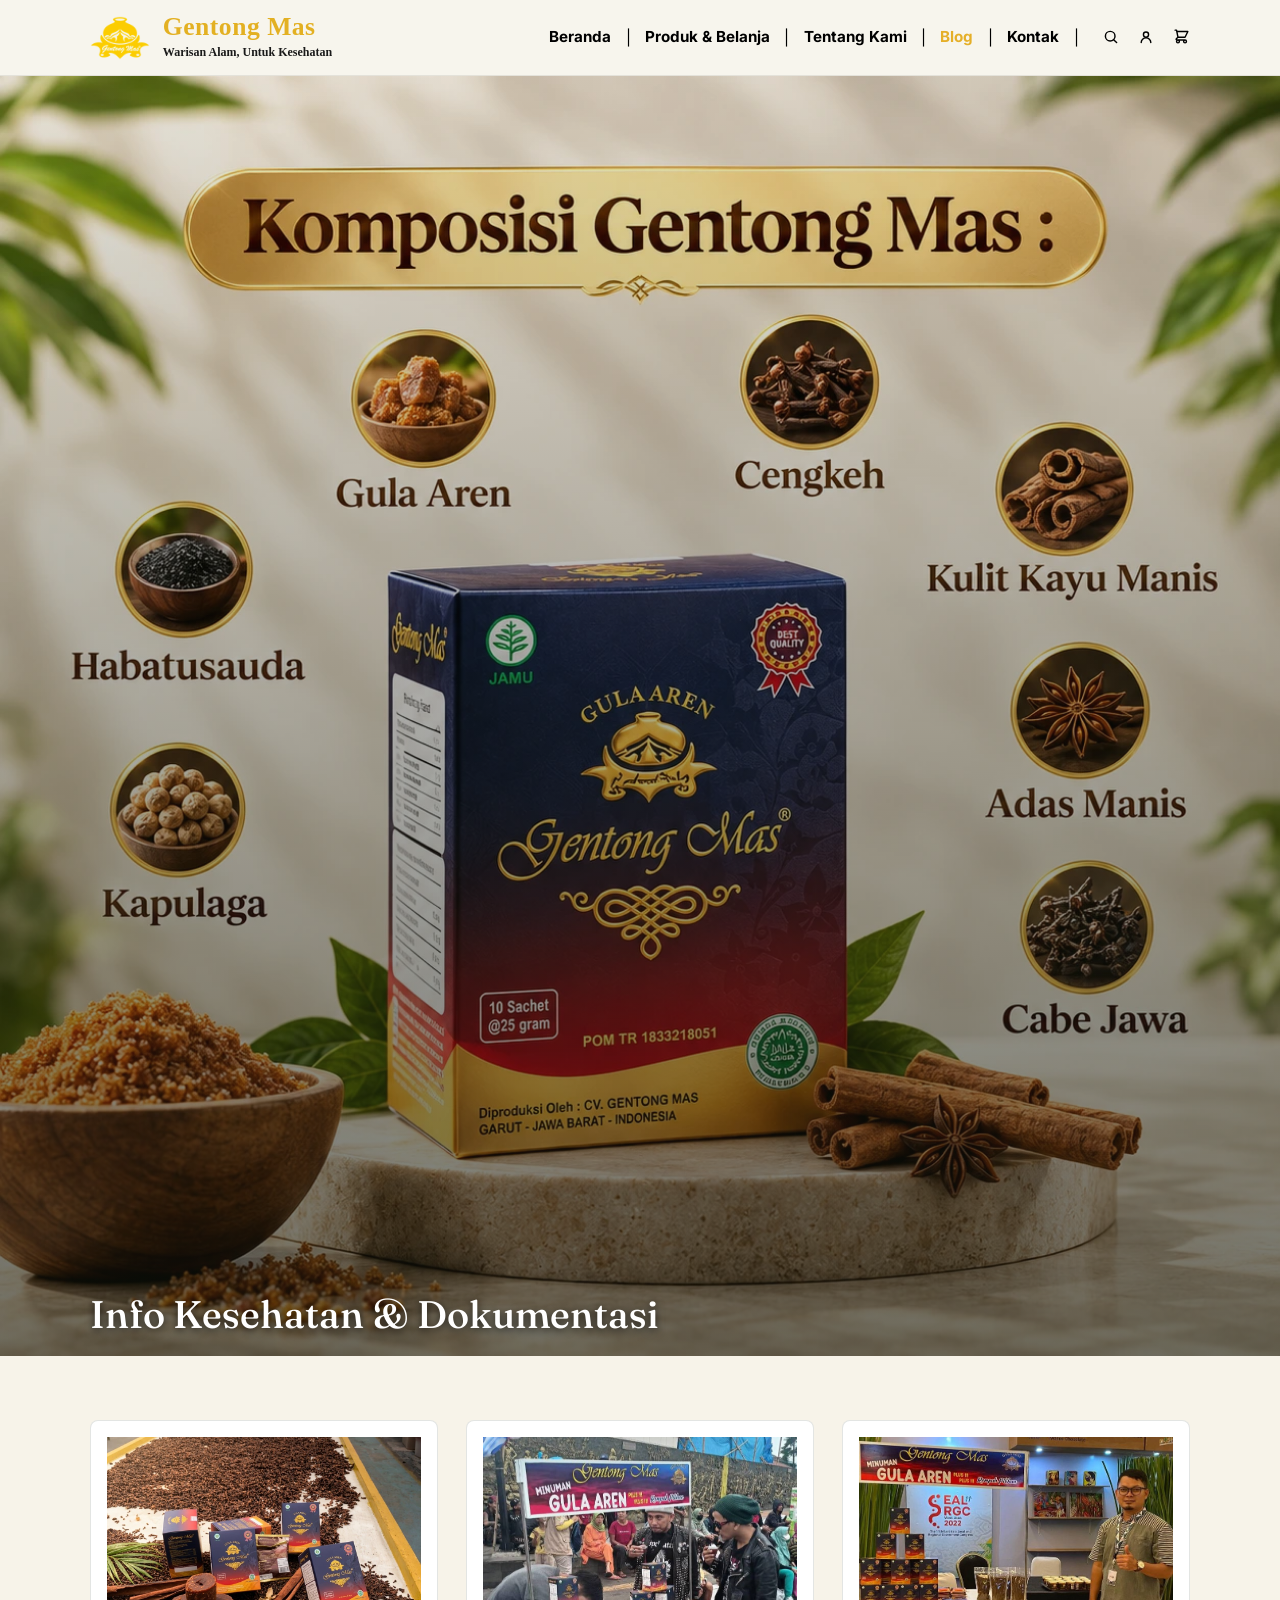
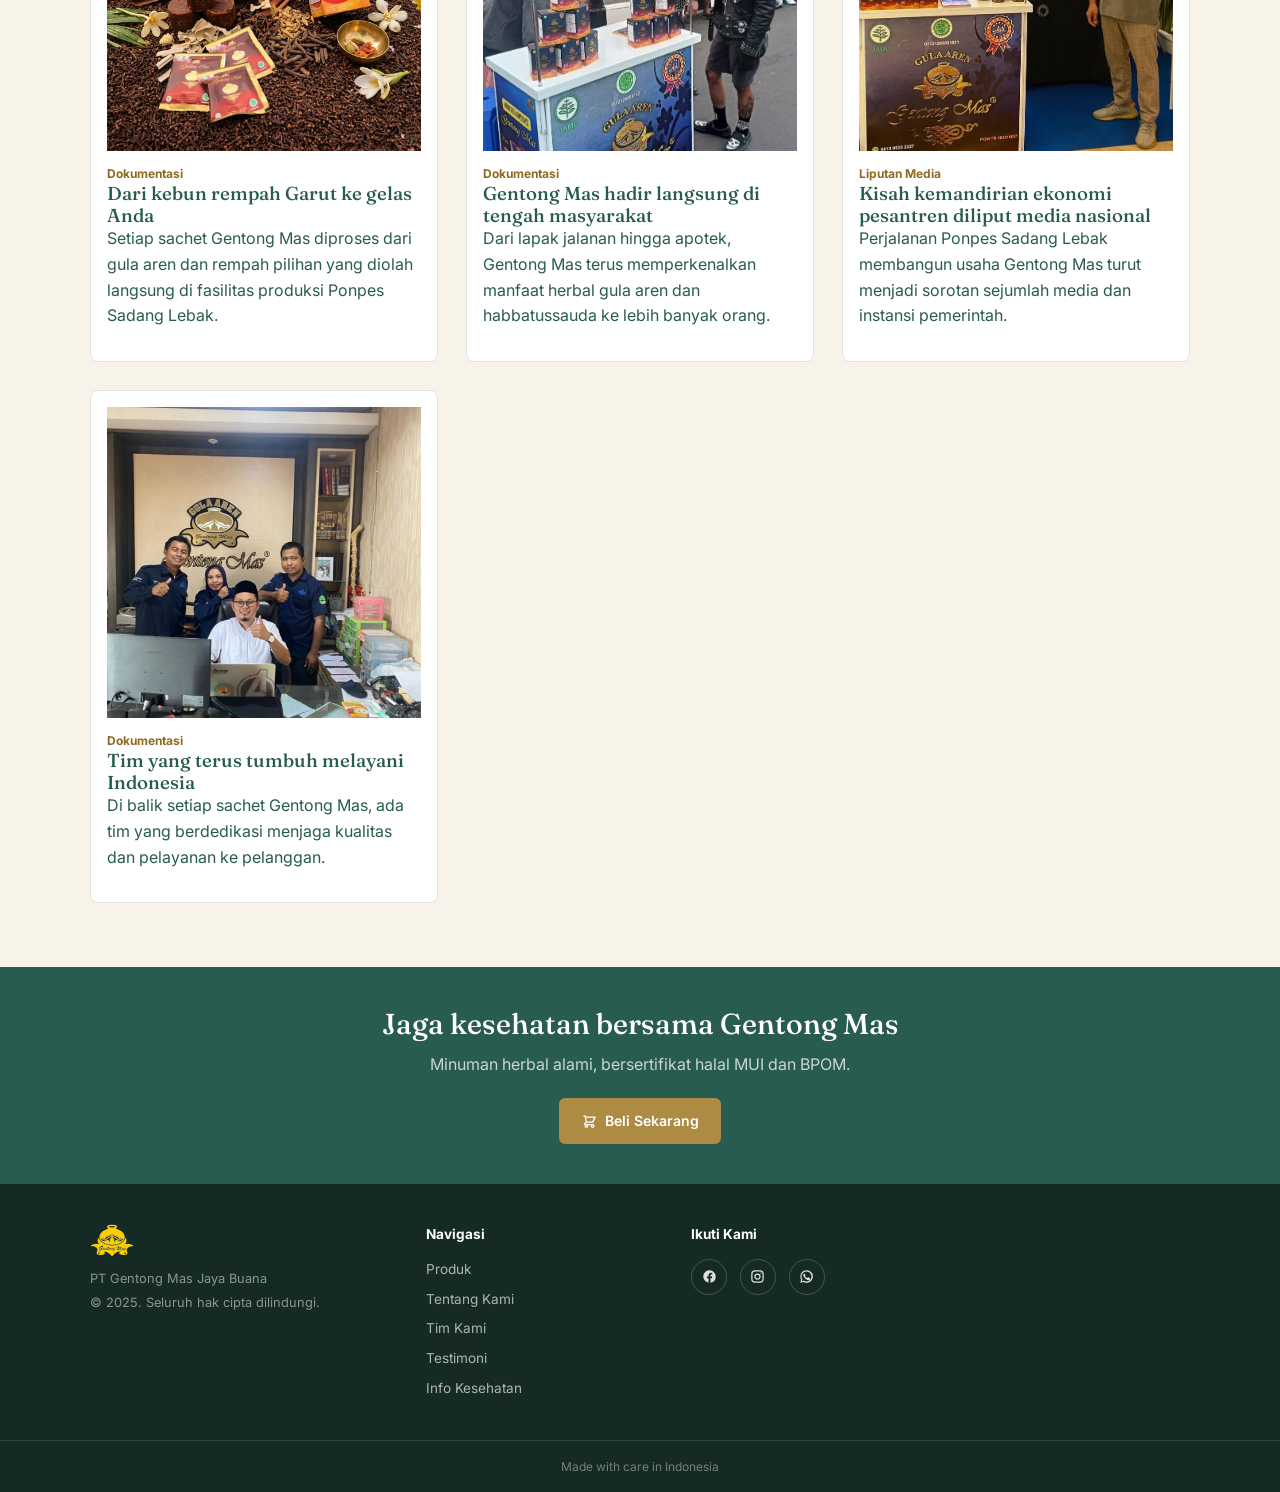
<file: info-kesehatan.html>
<!DOCTYPE html>
<html lang="id">
<head>
<!-- Google Tag Manager -->
<script>(function(w,d,s,l,i){w[l]=w[l]||[];w[l].push({'gtm.start':
new Date().getTime(),event:'gtm.js'});var f=d.getElementsByTagName(s)[0],
j=d.createElement(s),dl=l!='dataLayer'?'&l='+l:'';j.async=true;j.src=
'https://www.googletagmanager.com/gtm.js?id='+i+dl;f.parentNode.insertBefore(j,f);
})(window,document,'script','dataLayer','GTM-WLZCBJKL');</script>
<!-- End Google Tag Manager -->
<meta charset="UTF-8">
<meta name="viewport" content="width=device-width, initial-scale=1.0">
<meta name="description" content="Dokumentasi kegiatan dan informasi kesehatan seputar Gentong Mas, minuman herbal gula aren dan habbatussauda.">
<title>Info Kesehatan — Gentong Mas</title>
<link rel="icon" type="image/webp" href="gentongmas-images/gentongmas-logo-new.webp">
<link rel="apple-touch-icon" href="gentongmas-images/gentongmas-logo-new.webp">
<link rel="preconnect" href="https://fonts.googleapis.com">
<link rel="preconnect" href="https://fonts.gstatic.com" crossorigin>
<link href="https://fonts.googleapis.com/css2?family=Arimo:ital,wght@0,400..700;1,400..700&family=Fraunces:ital,opsz,wght@0,9..144,400;0,9..144,500;0,9..144,600;1,9..144,500&family=Inter:wght@400;500;600;700&display=swap" rel="stylesheet">
<link rel="stylesheet" href="https://cdnjs.cloudflare.com/ajax/libs/font-awesome/6.5.0/css/all.min.css" integrity="sha512-uC5+fh9SYoPfzovfrENvLP3zUVlKZkPRRv0EGkG7AfXmr6oF53m8mc1XikFJrGBVgWST6iM6FeDX3IVXDf5Ugg==" crossorigin="anonymous" referrerpolicy="no-referrer">
<link rel="stylesheet" href="styles.css">
</head>
<body>
<!-- Google Tag Manager (noscript) -->
<noscript><iframe src="https://www.googletagmanager.com/ns.html?id=GTM-WLZCBJKL"
height="0" width="0" style="display:none;visibility:hidden"></iframe></noscript>
<!-- End Google Tag Manager (noscript) -->

<header class="site-header-new">
  <div class="wrap header-inner">
    <a href="home.html" class="brand-new">
      <img src="gentongmas-images/gentongmas-logo-new.webp" alt="Logo Gentong Mas" width="60" height="60">
      <div class="brand-text">
        <span class="brand-title">Gentong Mas</span>
        <span class="brand-subtitle">Warisan Alam, Untuk Kesehatan</span>
      </div>
    </a>

    <nav class="nav-new">
      <ul class="nav-links-new">
        <li><a href="home.html">Beranda</a></li>
        <li class="sep">|</li>
        <li><a href="produk.html">Produk & Belanja</a></li>
        <li class="sep">|</li>
        <li><a href="about.html">Tentang Kami</a></li>
        <li class="sep">|</li>
        <li><a href="info-kesehatan.html" class="active">Blog</a></li>
        <li class="sep">|</li>
        <li><a href="https://wa.me/6285724981894">Kontak</a></li>
        <li class="sep">|</li>
      </ul>
      <div class="nav-icons">
        <a href="#" aria-label="Cari"><svg width="16" height="16" viewBox="0 0 20 20" fill="none" stroke="currentColor" stroke-width="1.8"><circle cx="9" cy="9" r="6"/><path d="M17 17l-4-4" stroke-linecap="round"/></svg></a>
        <a href="#" aria-label="Akun Saya"><svg width="16" height="16" viewBox="0 0 20 20" fill="none" stroke="currentColor" stroke-width="1.8"><circle cx="10" cy="7" r="3.2"/><path d="M4 17c0-3.3 2.7-6 6-6s6 2.7 6 6" stroke-linecap="round"/></svg></a>
        <a href="produk.html" aria-label="Keranjang Belanja"><svg width="17" height="17" viewBox="0 0 24 24" fill="none" stroke="currentColor" stroke-width="2" stroke-linecap="round" stroke-linejoin="round"><path d="M3 3H5L5.4 5M7 13H17L21 5H5.4M7 13L5.4 5M7 13L4.7 15.3C4.1 15.9 4.5 17 5.4 17H17M17 17C15.9 17 15 17.9 15 19C15 20.1 15.9 21 17 21C18.1 21 19 20.1 19 19C19 17.9 18.1 17 17 17ZM9 19C9 20.1 8.1 21 7 21C5.9 21 5 20.1 5 19C5 17.9 5.9 17 7 17C8.1 17 9 17.9 9 19Z"/></svg></a>
      </div>
      <button id="menu-btn" class="menu-btn-new" aria-label="Buka menu" aria-expanded="false">
        <svg width="20" height="20" viewBox="0 0 20 20" fill="none" xmlns="http://www.w3.org/2000/svg" aria-hidden="true"><path d="M2 5H18M2 10H18M2 15H18" stroke="currentColor" stroke-width="2" stroke-linecap="round"/></svg>
      </button>
    </nav>
  </div>

  <div id="mobile-menu" class="mobile-menu-new">
    <ul>
      <li><a href="home.html">Beranda</a></li>
      <li><a href="produk.html">Produk & Belanja</a></li>
      <li><a href="about.html">Tentang Kami</a></li>
      <li><a href="info-kesehatan.html">Blog</a></li>
      <li><a href="https://wa.me/6285724981894">Kontak</a></li>
      <li><a href="testimoni.html">Testimoni</a></li>
    </ul>
  </div>
</header>

<section class="page-hero">
  <img src="gentongmas-images/produk/komposisi-produk.webp" alt="Info kesehatan Gentong Mas">
  <div class="hero-scrim"></div>
  <div class="hero-copy">
    <div class="wrap">
      <h1>Info Kesehatan &amp; Dokumentasi</h1>
    </div>
  </div>
</section>

<section class="section">
  <div class="wrap">
    <div class="news-grid">
      <article class="news-card">
        <img src="gentongmas-images/misc/produk-3.jpg" alt="Proses produksi bahan baku Gentong Mas" loading="lazy">
        <div>
          <div class="news-date">Dokumentasi</div>
          <h3>Dari kebun rempah Garut ke gelas Anda</h3>
          <p>Setiap sachet Gentong Mas diproses dari gula aren dan rempah pilihan yang diolah langsung di fasilitas produksi Ponpes Sadang Lebak.</p>
        </div>
      </article>
      <article class="news-card">
        <img src="gentongmas-images/dokumentasi/stand.jpg" alt="Gentong Mas hadir di tengah masyarakat" loading="lazy">
        <div>
          <div class="news-date">Dokumentasi</div>
          <h3>Gentong Mas hadir langsung di tengah masyarakat</h3>
          <p>Dari lapak jalanan hingga apotek, Gentong Mas terus memperkenalkan manfaat herbal gula aren dan habbatussauda ke lebih banyak orang.</p>
        </div>
      </article>
      <article class="news-card">
        <img src="gentongmas-images/dokumentasi/event.jpg" alt="Gentong Mas di pameran UMKM Jawa Barat" loading="lazy">
        <div>
          <div class="news-date">Liputan Media</div>
          <h3>Kisah kemandirian ekonomi pesantren diliput media nasional</h3>
          <p>Perjalanan Ponpes Sadang Lebak membangun usaha Gentong Mas turut menjadi sorotan sejumlah media dan instansi pemerintah.</p>
        </div>
      </article>
      <article class="news-card">
        <img src="gentongmas-images/tim/tim.jpg" alt="Tim Gentong Mas" loading="lazy">
        <div>
          <div class="news-date">Dokumentasi</div>
          <h3>Tim yang terus tumbuh melayani Indonesia</h3>
          <p>Di balik setiap sachet Gentong Mas, ada tim yang berdedikasi menjaga kualitas dan pelayanan ke pelanggan.</p>
        </div>
      </article>
    </div>
  </div>
</section>

<div class="cta-banner section">
  <div class="wrap">
    <h2>Jaga kesehatan bersama Gentong Mas</h2>
    <p>Minuman herbal alami, bersertifikat halal MUI dan BPOM.</p>
    <a href="beli.html" class="btn btn-primary"><svg width="15" height="15" viewBox="0 0 24 24" fill="none" stroke="currentColor" stroke-width="2" stroke-linecap="round" stroke-linejoin="round"><path d="M3 3H5L5.4 5M7 13H17L21 5H5.4M7 13L5.4 5M7 13L4.7 15.3C4.1 15.9 4.5 17 5.4 17H17M17 17C15.9 17 15 17.9 15 19C15 20.1 15.9 21 17 21C18.1 21 19 20.1 19 19C19 17.9 18.1 17 17 17ZM9 19C9 20.1 8.1 21 7 21C5.9 21 5 20.1 5 19C5 17.9 5.9 17 7 17C8.1 17 9 17.9 9 19Z"/></svg> Beli Sekarang</a>
  </div>
</div>

<footer class="site-footer">
  <div class="wrap footer-grid">
    <div class="footer-brand">
      <img src="gentongmas-images/gentongmas-logo-new.webp" alt="Logo Gentong Mas" width="52">
      <p>PT Gentong Mas Jaya Buana</p>
      <p>&copy; 2025. Seluruh hak cipta dilindungi.</p>
    </div>
    <div>
      <div class="footer-heading">Navigasi</div>
      <ul class="footer-links">
        <li><a href="produk.html">Produk</a></li>
        <li><a href="about.html">Tentang Kami</a></li>
        <li><a href="tim-kami.html">Tim Kami</a></li>
        <li><a href="testimoni.html">Testimoni</a></li>
        <li><a href="info-kesehatan.html">Info Kesehatan</a></li>
      </ul>
    </div>
    <div>
      <div class="footer-heading">Ikuti Kami</div>
      <div class="footer-social">
        <a href="https://www.facebook.com/people/Gentong-Mas-Official/61564176320117/?mibextid=LQQJ4d" aria-label="Facebook"><svg width="15" height="15" viewBox="0 0 24 24" fill="currentColor"><path d="M22 12a10 10 0 1 0-11.6 9.9v-7H7.9V12h2.5V9.8c0-2.5 1.5-3.9 3.8-3.9 1.1 0 2.2.2 2.2.2v2.5h-1.3c-1.2 0-1.6.8-1.6 1.6V12h2.8l-.4 2.9h-2.4v7A10 10 0 0 0 22 12Z"/></svg></a>
        <a href="https://www.instagram.com/gentongmas_official" aria-label="Instagram"><svg width="15" height="15" viewBox="0 0 24 24" fill="none" stroke="currentColor" stroke-width="2"><rect x="3" y="3" width="18" height="18" rx="5"/><circle cx="12" cy="12" r="4"/><circle cx="17.5" cy="6.5" r="1" fill="currentColor" stroke="none"/></svg></a>
        <a href="https://wa.me/6285724981894" aria-label="WhatsApp"><svg width="15" height="15" viewBox="0 0 24 24" fill="currentColor"><path d="M12 2a10 10 0 0 0-8.6 15L2 22l5.2-1.4A10 10 0 1 0 12 2Zm0 18a8 8 0 0 1-4.1-1.1l-.3-.2-3 .8.8-2.9-.2-.3A8 8 0 1 1 12 20Zm4.4-6c-.2-.1-1.4-.7-1.6-.8-.2-.1-.4-.1-.6.1-.2.2-.6.8-.8 1-.1.2-.3.2-.5.1-1.4-.7-2.3-1.3-3.2-2.9-.2-.4.2-.4.6-1.2.1-.1.1-.3 0-.4-.1-.1-.6-1.4-.8-1.9-.2-.5-.4-.4-.6-.4h-.5c-.2 0-.5.1-.7.3-.2.2-.9.9-.9 2.2s1 2.6 1.1 2.8c.1.2 2 3 4.7 4.2.7.3 1.2.5 1.6.6.7.2 1.3.2 1.8.1.5-.1 1.4-.6 1.6-1.1.2-.5.2-1 .1-1.1-.1-.1-.2-.2-.4-.3Z"/></svg></a>
      </div>
    </div>
  </div>
  <div class="footer-bottom">Made with care in Indonesia</div>
</footer>

<script src="script.js"></script>
</body>
</html>
</file>
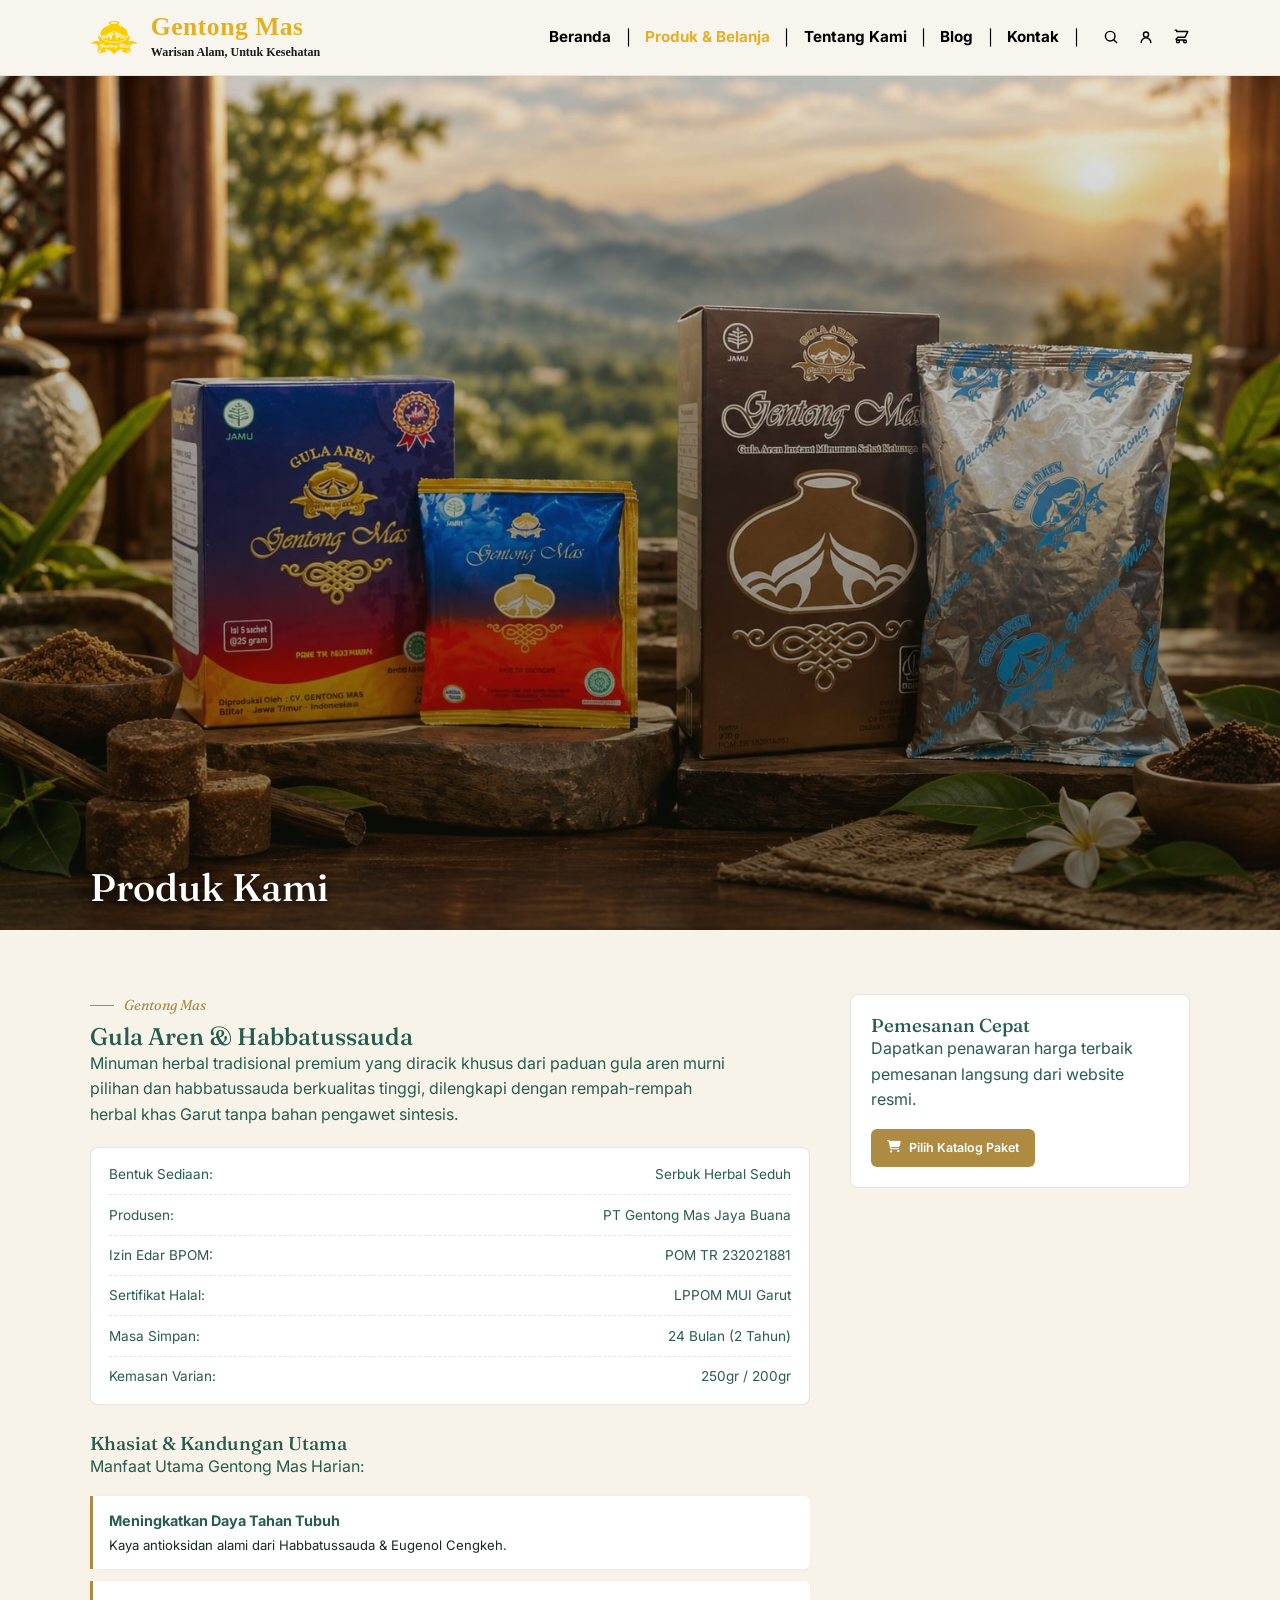
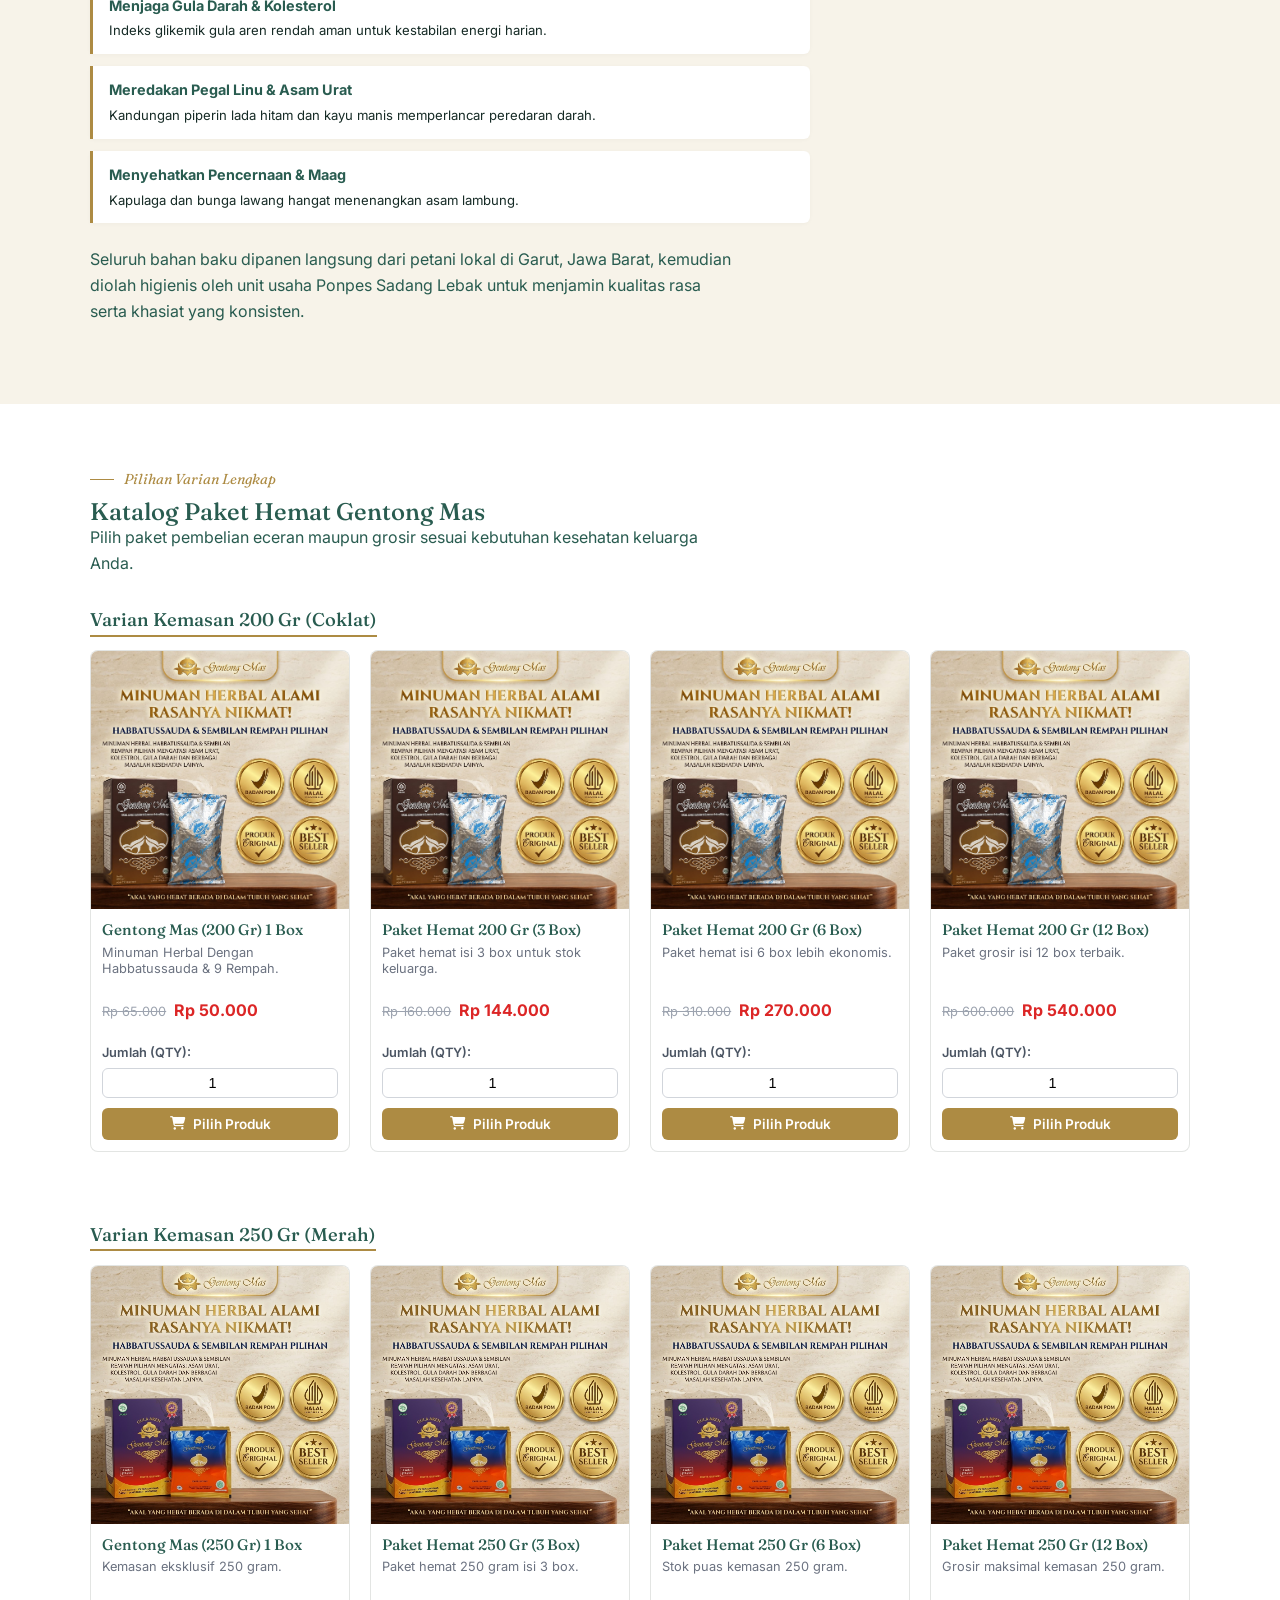
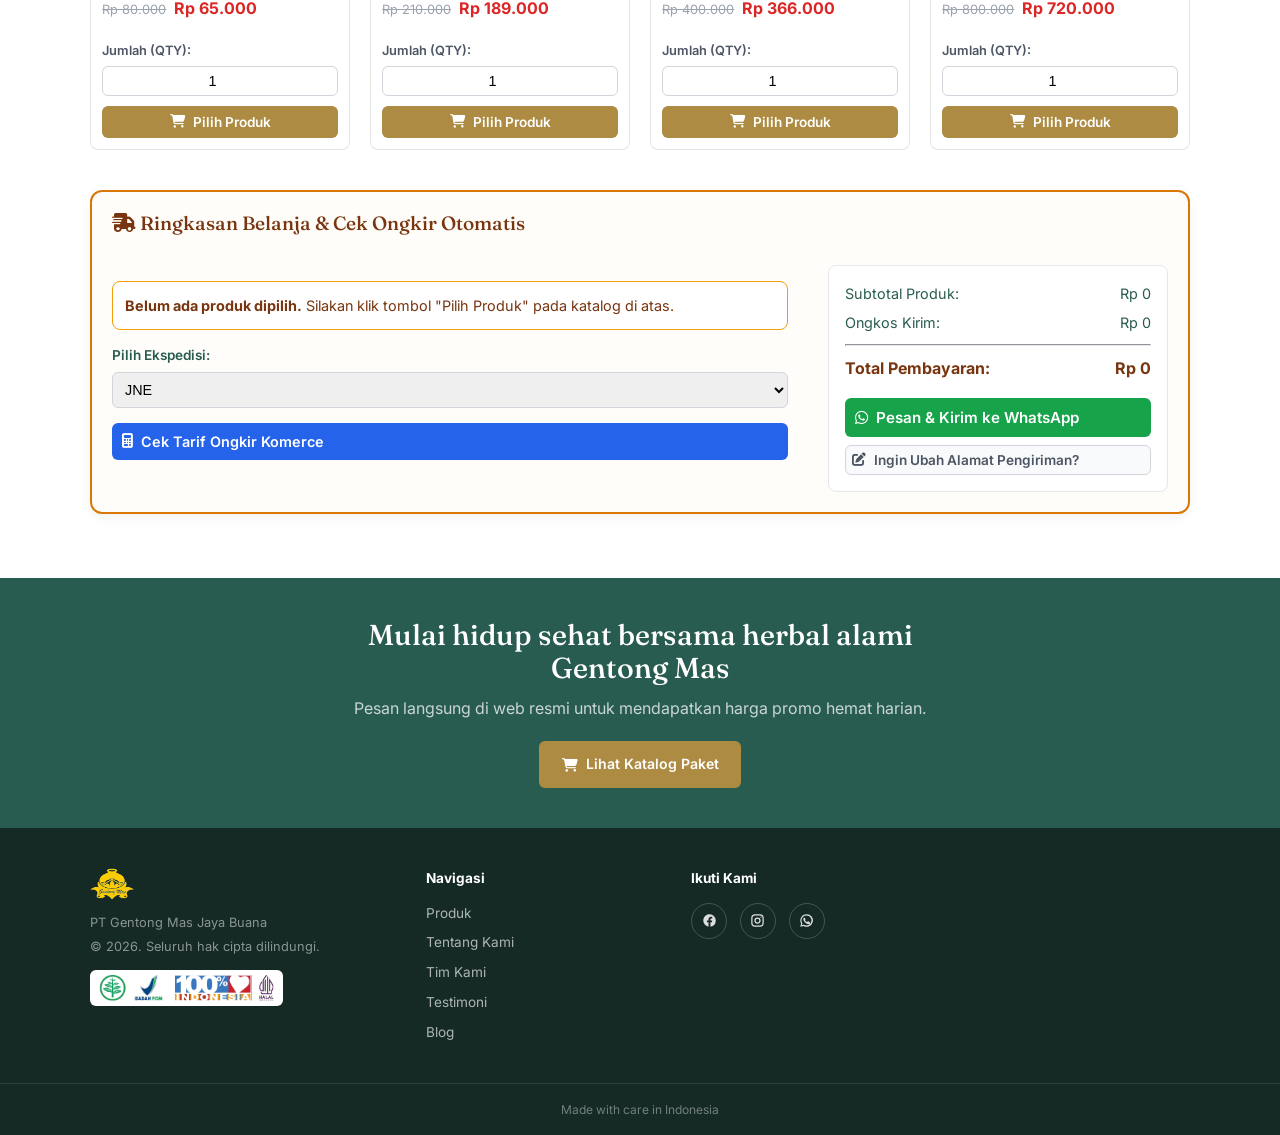
<file: produk.html>
<!DOCTYPE html>
<html lang="id">
<head>
  <!-- Google Tag Manager -->
  <script>(function(w,d,s,l,i){w[l]=w[l]||[];w[l].push({'gtm.start':
  new Date().getTime(),event:'gtm.js'});var f=d.getElementsByTagName(s)[0],
  j=d.createElement(s),dl=l!='dataLayer'?'&l='+l:'';j.async=true;j.src=
  'https://www.googletagmanager.com/gtm.js?id='+i+dl;f.parentNode.insertBefore(j,f);
  })(window,document,'script','dataLayer','GTM-WLZCBJKL');</script>
  <!-- End Google Tag Manager -->

  <meta charset="UTF-8">
  <meta name="viewport" content="width=device-width, initial-scale=1.0">
  <meta name="description" content="Katalog Produk Gentong Mas — Minuman herbal gula aren &amp; habbatussauda pilihan. Tersedia varian eceran dan paket hemat 3, 6, hingga 12 box. Dapatkan harga promo di website resmi.">
  <title>Produk Kami — Gentong Mas</title>
  
  <!-- FAVICON PRESISI & TIDAK GEPENG -->
  <link rel="icon" type="image/x-icon" href="gentongmas-images/gentongmas-logo-new.webp">
  <link rel="shortcut icon" href="gentongmas-images/gentongmas-logo-new.webp">
  <link rel="apple-touch-icon" href="gentongmas-images/gentongmas-logo-new.webp">
  
  <link rel="preconnect" href="https://fonts.googleapis.com">
  <link rel="preconnect" href="https://fonts.gstatic.com" crossorigin>
  <link href="https://fonts.googleapis.com/css2?family=Arimo:ital,wght@0,400..700;1,400..700&family=Fraunces:ital,opsz,wght@0,9..144,400;0,9..144,500;0,9..144,600;1,9..144,500&family=Inter:wght@400;500;600;700&display=swap" rel="stylesheet">
  <link rel="stylesheet" href="https://cdnjs.cloudflare.com/ajax/libs/font-awesome/6.5.0/css/all.min.css" integrity="sha512-uC5+fh9SYoPfzovfrENvLP3zUVlKZkPRRv0EGkG7AfXmr6oF53m8mc1XikFJrGBVgWST6iM6FeDX3IVXDf5Ugg==" crossorigin="anonymous" referrerpolicy="no-referrer">
  <link rel="stylesheet" href="styles.css">
  <style>
    .price-box { display: flex; align-items: baseline; gap: 8px; margin: 10px 0; flex-wrap: wrap; }
    .price-original { text-decoration: line-through; color: #9ca3af; font-size: 0.8rem; }
    .price-promo { color: #dc2626; font-weight: 700; font-size: 1rem; }
    .qty-box { margin: 10px 0; }
    .qty-box label { font-size: 0.8rem; display: block; margin-bottom: 4px; color: #4b5563; font-weight: 600; }
    .qty-box input { width: 100%; padding: 6px; border: 1px solid #d1d5db; border-radius: 6px; text-align: center; font-size: 0.9rem; }
    .catalog-card-body h4 { font-size: 0.95rem; line-height: 1.3; }
    .catalog-card-body p { font-size: 0.8rem; color: #6b7280; }
    .checkout-container { background: #fffdf9; border: 2px solid #d97706; border-radius: 12px; padding: 20px; margin-top: 40px; box-shadow: 0 4px 12px rgba(0,0,0,0.05); }
  </style>
</head>
<body>
  <!-- Google Tag Manager (noscript) -->
  <noscript><iframe src="https://www.googletagmanager.com/ns.html?id=GTM-WLZCBJKL"
  height="0" width="0" style="display:none;visibility:hidden"></iframe></noscript>
  <!-- End Google Tag Manager (noscript) -->

  <!-- Header -->
  <header class="site-header-new">
    <div class="wrap header-inner">
      <a href="home.html" class="brand-new">
        <img src="gentongmas-images/gentongmas-logo-new.webp" alt="Logo Gentong Mas" class="brand-logo-img">
        <div class="brand-text">
          <span class="brand-title">Gentong Mas</span>
          <span class="brand-subtitle">Warisan Alam, Untuk Kesehatan</span>
        </div>
      </a>

      <nav class="nav-new">
        <ul class="nav-links-new">
          <li><a href="home.html">Beranda</a></li>
          <li class="sep">|</li>
          <li><a href="produk.html" class="active">Produk & Belanja</a></li>
          <li class="sep">|</li>
          <li><a href="about.html">Tentang Kami</a></li>
          <li class="sep">|</li>
          <li><a href="info-kesehatan.html">Blog</a></li>
          <li class="sep">|</li>
          <li><a href="https://wa.me/6285724981894">Kontak</a></li>
          <li class="sep">|</li>
        </ul>
        <div class="nav-icons">
          <a href="#" aria-label="Cari"><svg width="16" height="16" viewBox="0 0 20 20" fill="none" stroke="currentColor" stroke-width="1.8"><circle cx="9" cy="9" r="6"/><path d="M17 17l-4-4" stroke-linecap="round"/></svg></a>
          <a href="#" aria-label="Akun Saya"><svg width="16" height="16" viewBox="0 0 20 20" fill="none" stroke="currentColor" stroke-width="1.8"><circle cx="10" cy="7" r="3.2"/><path d="M4 17c0-3.3 2.7-6 6-6s6 2.7 6 6" stroke-linecap="round"/></svg></a>
          <a href="produk.html" aria-label="Keranjang Belanja"><svg width="17" height="17" viewBox="0 0 24 24" fill="none" stroke="currentColor" stroke-width="2" stroke-linecap="round" stroke-linejoin="round"><path d="M3 3H5L5.4 5M7 13H17L21 5H5.4M7 13L4.7 15.3C4.1 15.9 4.5 17 5.4 17H17M17 17C15.9 17 15 17.9 15 19C15 20.1 15.9 21 17 21C18.1 21 19 20.1 19 19C19 17.9 18.1 17 17 17ZM9 19C9 20.1 8.1 21 7 21C5.9 21 5 20.1 5 19C5 17.9 5.9 17 7 17C8.1 17 9 17.9 9 19Z"/></svg></a>
        </div>
        <button id="menu-btn" class="menu-btn-new" aria-label="Buka menu" aria-expanded="false">
          <svg width="20" height="20" viewBox="0 0 20 20" fill="none" xmlns="http://www.w3.org/2000/svg" aria-hidden="true"><path d="M2 5H18M2 10H18M2 15H18" stroke="currentColor" stroke-width="2" stroke-linecap="round"/></svg>
        </button>
      </nav>
    </div>

    <div id="mobile-menu" class="mobile-menu-new">
      <ul>
        <li><a href="home.html">Beranda</a></li>
        <li><a href="produk.html">Produk & Belanja</a></li>
        <li><a href="about.html">Tentang Kami</a></li>
        <li><a href="info-kesehatan.html">Blog</a></li>
        <li><a href="https://wa.me/6285724981894">Kontak</a></li>
        <li><a href="testimoni.html">Testimoni</a></li>
      </ul>
    </div>
  </header>

  <!-- Hero Page Banner Full Utuh -->
  <section class="page-hero">
    <img src="gentongmas-images/produk/produk-2.jpeg" alt="Banner Produk Gentong Mas">
    <div class="hero-scrim"></div>
    <div class="hero-copy">
      <div class="wrap">
        <h1>Produk Kami</h1>
      </div>
    </div>
  </section>

  <!-- Section Detail Produk Utama -->
  <section class="section">
    <div class="wrap grid-2col">
      <div class="article">
        <div class="eyebrow-line">Gentong Mas</div>
        <h2>Gula Aren &amp; Habbatussauda</h2>
        
        <p class="lede">Minuman herbal tradisional premium yang diracik khusus dari paduan gula aren murni pilihan dan habbatussauda berkualitas tinggi, dilengkapi dengan rempah-rempah herbal khas Garut tanpa bahan pengawet sintesis.</p>

        <!-- Spesifikasi Detail Produk -->
        <div class="product-specs-list">
          <div class="product-specs-item">
            <span class="product-specs-label">Bentuk Sediaan:</span>
            <span class="product-specs-value">Serbuk Herbal Seduh</span>
          </div>
          <div class="product-specs-item">
            <span class="product-specs-label">Produsen:</span>
            <span class="product-specs-value">PT Gentong Mas Jaya Buana</span>
          </div>
          <div class="product-specs-item">
            <span class="product-specs-label">Izin Edar BPOM:</span>
            <span class="product-specs-value">POM TR 232021881</span>
          </div>
          <div class="product-specs-item">
            <span class="product-specs-label">Sertifikat Halal:</span>
            <span class="product-specs-value">LPPOM MUI Garut</span>
          </div>
          <div class="product-specs-item">
            <span class="product-specs-label">Masa Simpan:</span>
            <span class="product-specs-value">24 Bulan (2 Tahun)</span>
          </div>
          <div class="product-specs-item">
            <span class="product-specs-label">Kemasan Varian:</span>
            <span class="product-specs-value">250gr / 200gr</span>
          </div>
        </div>

        <h3 class="section-subheading">Khasiat &amp; Kandungan Utama</h3>
        <p class="benefit-subtitle">Manfaat Utama Gentong Mas Harian:</p>

        <div class="benefit-point-list">
          <div class="benefit-point-item">
            <strong>Meningkatkan Daya Tahan Tubuh</strong>
            <p>Kaya antioksidan alami dari Habbatussauda &amp; Eugenol Cengkeh.</p>
          </div>
          <div class="benefit-point-item">
            <strong>Menjaga Gula Darah &amp; Kolesterol</strong>
            <p>Indeks glikemik gula aren rendah aman untuk kestabilan energi harian.</p>
          </div>
          <div class="benefit-point-item">
            <strong>Meredakan Pegal Linu &amp; Asam Urat</strong>
            <p>Kandungan piperin lada hitam dan kayu manis memperlancar peredaran darah.</p>
          </div>
          <div class="benefit-point-item">
            <strong>Menyehatkan Pencernaan &amp; Maag</strong>
            <p>Kapulaga dan bunga lawang hangat menenangkan asam lambung.</p>
          </div>
        </div>

        <p class="origin-text">Seluruh bahan baku dipanen langsung dari petani lokal di Garut, Jawa Barat, kemudian diolah higienis oleh unit usaha Ponpes Sadang Lebak untuk menjamin kualitas rasa serta khasiat yang konsisten.</p>
      </div>

      <!-- Sidebar Pemesanan Cepat -->
      <aside>
        <div class="side-card">
          <h3>Pemesanan Cepat</h3>
          <p>Dapatkan penawaran harga terbaik pemesanan langsung dari website resmi.</p>
          <a href="#katalog-section" class="btn btn-primary btn-sm"><i class="fa-solid fa-cart-shopping"></i> Pilih Katalog Paket</a>
        </div>
      </aside>
    </div>
  </section>

  <!-- SECTION KATALOG PRODUK PILIHAN -->
  <section id="katalog-section" class="section section-alt">
    <div class="wrap">
      <div class="section-head">
        <div class="eyebrow-line">Pilihan Varian Lengkap</div>
        <h2>Katalog Paket Hemat Gentong Mas</h2>
        <p>Pilih paket pembelian eceran maupun grosir sesuai kebutuhan kesehatan keluarga Anda.</p>
      </div>

      <!-- KATALOG BATCH 1 (Varian 200 Gr Coklat) -->
      <h3 class="catalog-section-title">Varian Kemasan 200 Gr (Coklat)</h3>
      <div class="catalog-grid">
        <!-- 1.1 -->
        <div class="catalog-card">
          <img src="gentongmas-images/misc/katalog-1.jpeg" alt="Gentong Mas 200 Gr Single">
          <div class="catalog-card-body">
            <h4>Gentong Mas (200 Gr) 1 Box</h4>
            <p>Minuman Herbal Dengan Habbatussauda &amp; 9 Rempah.</p>
            <div class="price-box">
              <span class="price-original">Rp 65.000</span>
              <span class="price-promo">Rp 50.000</span>
            </div>
            <div class="qty-box">
              <label>Jumlah (QTY):</label>
              <input type="number" id="qty-1" min="1" value="1">
            </div>
            <button onclick="pilihProduk('Gentong Mas 200 Gr (1 Box)', 50000, 'qty-1')" class="btn btn-primary w-full" style="font-size: 0.85rem; padding: 8px;"><i class="fa-solid fa-cart-shopping"></i> Pilih Produk</button>
          </div>
        </div>
        <!-- 1.2 -->
        <div class="catalog-card">
          <img src="gentongmas-images/misc/katalog-1.jpeg" alt="Paket Hemat 3 Box Gentong Mas 200 Gr">
          <div class="catalog-card-body">
            <h4>Paket Hemat 200 Gr (3 Box)</h4>
            <p>Paket hemat isi 3 box untuk stok keluarga.</p>
            <div class="price-box">
              <span class="price-original">Rp 160.000</span>
              <span class="price-promo">Rp 144.000</span>
            </div>
            <div class="qty-box">
              <label>Jumlah (QTY):</label>
              <input type="number" id="qty-2" min="1" value="1">
            </div>
            <button onclick="pilihProduk('Paket Hemat Gentong Mas 200 Gr (3 Box)', 144000, 'qty-2')" class="btn btn-primary w-full" style="font-size: 0.85rem; padding: 8px;"><i class="fa-solid fa-cart-shopping"></i> Pilih Produk</button>
          </div>
        </div>
        <!-- 1.3 -->
        <div class="catalog-card">
          <img src="gentongmas-images/misc/katalog-1.jpeg" alt="Paket Hemat 6 Box Gentong Mas 200 Gr">
          <div class="catalog-card-body">
            <h4>Paket Hemat 200 Gr (6 Box)</h4>
            <p>Paket hemat isi 6 box lebih ekonomis.</p>
            <div class="price-box">
              <span class="price-original">Rp 310.000</span>
              <span class="price-promo">Rp 270.000</span>
            </div>
            <div class="qty-box">
              <label>Jumlah (QTY):</label>
              <input type="number" id="qty-3" min="1" value="1">
            </div>
            <button onclick="pilihProduk('Paket Hemat Gentong Mas 200 Gr (6 Box)', 270000, 'qty-3')" class="btn btn-primary w-full" style="font-size: 0.85rem; padding: 8px;"><i class="fa-solid fa-cart-shopping"></i> Pilih Produk</button>
          </div>
        </div>
        <!-- 1.4 -->
        <div class="catalog-card">
          <img src="gentongmas-images/misc/katalog-1.jpeg" alt="Paket Hemat 12 Box Gentong Mas 200 Gr">
          <div class="catalog-card-body">
            <h4>Paket Hemat 200 Gr (12 Box)</h4>
            <p>Paket grosir isi 12 box terbaik.</p>
            <div class="price-box">
              <span class="price-original">Rp 600.000</span>
              <span class="price-promo">Rp 540.000</span>
            </div>
            <div class="qty-box">
              <label>Jumlah (QTY):</label>
              <input type="number" id="qty-4" min="1" value="1">
            </div>
            <button onclick="pilihProduk('Paket Hemat Gentong Mas 200 Gr (12 Box)', 540000, 'qty-4')" class="btn btn-primary w-full" style="font-size: 0.85rem; padding: 8px;"><i class="fa-solid fa-cart-shopping"></i> Pilih Produk</button>
          </div>
        </div>
      </div>

      <!-- KATALOG BATCH 2 (Varian 250 Gr Merah) -->
      <h3 class="catalog-section-title" style="margin-top: 40px;">Varian Kemasan 250 Gr (Merah)</h3>
      <div class="catalog-grid">
        <!-- 2.1 -->
        <div class="catalog-card">
          <img src="gentongmas-images/misc/katalog-2.jpeg" alt="Gentong Mas 250 Gr Single">
          <div class="catalog-card-body">
            <h4>Gentong Mas (250 Gr) 1 Box</h4>
            <p>Kemasan eksklusif 250 gram.</p>
            <div class="price-box">
              <span class="price-original">Rp 80.000</span>
              <span class="price-promo">Rp 65.000</span>
            </div>
            <div class="qty-box">
              <label>Jumlah (QTY):</label>
              <input type="number" id="qty-5" min="1" value="1">
            </div>
            <button onclick="pilihProduk('Gentong Mas 250 Gr (1 Box)', 65000, 'qty-5')" class="btn btn-primary w-full" style="font-size: 0.85rem; padding: 8px;"><i class="fa-solid fa-cart-shopping"></i> Pilih Produk</button>
          </div>
        </div>
        <!-- 2.2 -->
        <div class="catalog-card">
          <img src="gentongmas-images/misc/katalog-2.jpeg" alt="Paket Hemat 3 Box Gentong Mas 250 Gr">
          <div class="catalog-card-body">
            <h4>Paket Hemat 250 Gr (3 Box)</h4>
            <p>Paket hemat 250 gram isi 3 box.</p>
            <div class="price-box">
              <span class="price-original">Rp 210.000</span>
              <span class="price-promo">Rp 189.000</span>
            </div>
            <div class="qty-box">
              <label>Jumlah (QTY):</label>
              <input type="number" id="qty-6" min="1" value="1">
            </div>
            <button onclick="pilihProduk('Paket Hemat Gentong Mas 250 Gr (3 Box)', 189000, 'qty-6')" class="btn btn-primary w-full" style="font-size: 0.85rem; padding: 8px;"><i class="fa-solid fa-cart-shopping"></i> Pilih Produk</button>
          </div>
        </div>
        <!-- 2.3 -->
        <div class="catalog-card">
          <img src="gentongmas-images/misc/katalog-2.jpeg" alt="Paket Hemat 6 Box Gentong Mas 250 Gr">
          <div class="catalog-card-body">
            <h4>Paket Hemat 250 Gr (6 Box)</h4>
            <p>Stok puas kemasan 250 gram.</p>
            <div class="price-box">
              <span class="price-original">Rp 400.000</span>
              <span class="price-promo">Rp 366.000</span>
            </div>
            <div class="qty-box">
              <label>Jumlah (QTY):</label>
              <input type="number" id="qty-7" min="1" value="1">
            </div>
            <button onclick="pilihProduk('Paket Hemat Gentong Mas 250 Gr (6 Box)', 366000, 'qty-7')" class="btn btn-primary w-full" style="font-size: 0.85rem; padding: 8px;"><i class="fa-solid fa-cart-shopping"></i> Pilih Produk</button>
          </div>
        </div>
        <!-- 2.4 -->
        <div class="catalog-card">
          <img src="gentongmas-images/misc/katalog-2.jpeg" alt="Paket Hemat 12 Box Gentong Mas 250 Gr">
          <div class="catalog-card-body">
            <h4>Paket Hemat 250 Gr (12 Box)</h4>
            <p>Grosir maksimal kemasan 250 gram.</p>
            <div class="price-box">
              <span class="price-original">Rp 800.000</span>
              <span class="price-promo">Rp 720.000</span>
            </div>
            <div class="qty-box">
              <label>Jumlah (QTY):</label>
              <input type="number" id="qty-8" min="1" value="1">
            </div>
            <button onclick="pilihProduk('Paket Hemat Gentong Mas 250 Gr (12 Box)', 720000, 'qty-8')" class="btn btn-primary w-full" style="font-size: 0.85rem; padding: 8px;"><i class="fa-solid fa-cart-shopping"></i> Pilih Produk</button>
          </div>
        </div>
      </div>

      <!-- SECTION CHECKOUT & CEK ONGKIR OTOMATIS -->
      <div class="checkout-container">
        <h3 style="color: #78350f; margin-bottom: 16px; font-size: 1.2rem;"><i class="fa-solid fa-truck-fast"></i> Ringkasan Belanja & Cek Ongkir Otomatis</h3>
        <div class="grid-2col" style="align-items: center;">
          <div>
            <div id="selected-product-box" style="padding: 12px; background: #fff; border: 1px solid #f59e0b; border-radius: 8px; margin-bottom: 15px; font-size: 0.9rem; color: #78350f;">
              <b>Belum ada produk dipilih.</b> Silakan klik tombol "Pilih Produk" pada katalog di atas.
            </div>

            <div style="margin-bottom: 15px;">
              <label style="display: block; font-size: 0.85rem; font-weight: 600; margin-bottom: 5px;">Pilih Ekspedisi:</label>
              <select id="kurir" style="width: 100%; padding: 8px; border: 1px solid #d1d5db; border-radius: 6px; font-size: 0.9rem;">
                <option value="jne">JNE</option>
                <option value="jnt">J&T Express</option>
                <option value="pos">Pos Indonesia</option>
                <option value="spx">Shopee Xpress (SPX)</option>
              </select>
            </div>

            <button onclick="cekOngkir()" class="btn btn-primary" style="width: 100%; background-color: #2563eb; font-size: 0.9rem; padding: 10px;"><i class="fa-solid fa-calculator"></i> Cek Tarif Ongkir Komerce</button>
          </div>

          <div style="background: #ffffff; padding: 16px; border-radius: 8px; border: 1px solid #e5e7eb; margin-top: 15px;">
            <div style="display: flex; justify-content: space-between; margin-bottom: 6px; font-size: 0.9rem;">
              <span>Subtotal Produk:</span>
              <span id="lbl-subtotal">Rp 0</span>
            </div>
            <div style="display: flex; justify-content: space-between; margin-bottom: 6px; font-size: 0.9rem;">
              <span>Ongkos Kirim:</span>
              <span id="lbl-ongkir">Rp 0</span>
            </div>
            <hr style="margin: 10px 0; border-color: #e5e7eb;">
            <div style="display: flex; justify-content: space-between; margin-bottom: 16px; font-weight: bold; font-size: 1rem; color: #78350f;">
              <span>Total Pembayaran:</span>
              <span id="lbl-total">Rp 0</span>
            </div>

            <button onclick="kirimWhatsApp()" class="btn btn-primary" style="width: 100%; background-color: #16a34a; text-align: center; padding: 10px; font-size: 0.95rem; margin-bottom: 8px;">
              <i class="fa-brands fa-whatsapp"></i> Pesan & Kirim ke WhatsApp
            </button>

            <!-- Tombol Tambahan: Ingin Ubah Alamat Pengiriman -->
            <button onclick="ubahAlamatBaru()" class="btn btn-outline-secondary" style="width: 100%; font-size: 0.85rem; padding: 6px; border: 1px solid #d1d5db; color: #4b5563; background: #f9fafb; cursor: pointer; border-radius: 6px;">
              <i class="fa-solid fa-pen-to-square"></i> Ingin Ubah Alamat Pengiriman?
            </button>
          </div>
        </div>
      </div>

    </div>
  </section>

  <!-- CTA Banner -->
  <div class="cta-banner section">
    <div class="wrap">
      <h2>Mulai hidup sehat bersama herbal alami Gentong Mas</h2>
      <p>Pesan langsung di web resmi untuk mendapatkan harga promo hemat harian.</p>
      <a href="#katalog-section" class="btn btn-primary"><i class="fa-solid fa-cart-shopping"></i> Lihat Katalog Paket</a>
    </div>
  </div>

  <!-- Footer -->
  <footer class="site-footer">
    <div class="wrap footer-grid">
      <div class="footer-brand">
        <img src="gentongmas-images/gentongmas-logo-new.webp" alt="Logo Gentong Mas" width="52">
        <p>PT Gentong Mas Jaya Buana</p>
        <p>&copy; 2026. Seluruh hak cipta dilindungi.</p>
        <div class="footer-cert">
          <img src="gentongmas-images/logo-sertifikasi-gentongmas.svg" alt="Sertifikasi BPOM">
        </div>
      </div>
      <div>
        <div class="footer-heading">Navigasi</div>
        <ul class="footer-links">
          <li><a href="produk.html">Produk</a></li>
          <li><a href="about.html">Tentang Kami</a></li>
          <li><a href="tim-kami.html">Tim Kami</a></li>
          <li><a href="testimoni.html">Testimoni</a></li>
          <li><a href="info-kesehatan.html">Blog</a></li>
        </ul>
      </div>
      <div>
        <div class="footer-heading">Ikuti Kami</div>
        <div class="footer-social">
          <a href="https://web.facebook.com/profile.php?id=61595002700504&_rdc=5&_rdr#" aria-label="Facebook" target="_blank"><svg width="15" height="15" viewBox="0 0 24 24" fill="currentColor"><path d="M22 12a10 10 0 1 0-11.6 9.9v-7H7.9V12h2.5V9.8c0-2.5 1.5-3.9 3.8-3.9 1.1 0 2.2.2 2.2.2v2.5h-1.3c-1.2 0-1.6.8-1.6 1.6V12h2.8l-.4 2.9h-2.4v7A10 10 0 0 0 22 12Z"/></svg></a>
          <a href="https://www.instagram.com/gentongmas_official" aria-label="Instagram"><svg width="15" height="15" viewBox="0 0 24 24" fill="none" stroke="currentColor" stroke-width="2"><rect x="3" y="3" width="18" height="18" rx="5"/><circle cx="12" cy="12" r="4"/><circle cx="17.5" cy="6.5" r="1" fill="currentColor" stroke="none"/></svg></a>
          <a href="https://wa.me/6285724981894" aria-label="WhatsApp"><svg width="15" height="15" viewBox="0 0 24 24" fill="currentColor"><path d="M12 2a10 10 0 0 0-8.6 15L2 22l5.2-1.4A10 10 0 1 0 12 2Zm0 18a8 8 0 0 1-4.1-1.1l-.3-.2-3 .8.8-2.9-.2-.3A8 8 0 1 1 12 20Zm4.4-6c-.2-.1-1.4-.7-1.6-.8-.2-.1-.4-.1-.6.1-.2.2-.6.8-.8 1-.1.2-.3.2-.5.1-1.4-.7-2.3-1.3-3.2-2.9-.2-.4.2-.4.6-1.2.1-.1.1-.3 0-.4-.1-.1-.6-1.4-.8-1.9-.2-.5-.4-.4-.6-.4h-.5c-.2 0-.5.1-.7.3-.2.2-.9.9-.9 2.2s1 2.6 1.1 2.8c.1.2 2 3 4.7 4.2.7.3 1.2.5 1.6.6.7.2 1.3.2 1.8.1.5-.1 1.4-.6 1.6-1.1.2-.5.2-1 .1-1.1-.1-.1-.2-.2-.4-.3Z"/></svg></a>
        </div>
      </div>
    </div>
    <div class="footer-bottom">Made with care in Indonesia</div>
  </footer>

  <!-- SCRIPT INTEGRASI PRODUK, QTY, & KOMERCE API -->
  <script>
    let produkDipilih = {
        nama: "",
        hargaSatuan: 0,
        qty: 1,
        totalHarga: 0
    };
    let ongkirDipilih = 0;

    function pilihProduk(nama, harga, qtyId) {
        let qty = parseInt(document.getElementById(qtyId).value) || 1;
        let total = harga * qty;

        produkDipilih = {
            nama: nama,
            hargaSatuan: harga,
            qty: qty,
            totalHarga: total
        };

        document.getElementById('selected-product-box').innerHTML = `
            <b>Produk:</b> ${nama}<br>
            <b>Jumlah:</b> ${qty} Box | <b>Total Harga:</b> Rp ${total.toLocaleString('id-ID')}
        `;

        updateTotal();
        alert("Produk berhasil dipilih ke keranjang!");
    }

    function updateTotal() {
        let subtotal = produkDipilih.totalHarga;
        let totalSemua = subtotal + ongkirDipilih;

        document.getElementById('lbl-subtotal').innerText = "Rp " + subtotal.toLocaleString('id-ID');
        document.getElementById('lbl-ongkir').innerText = "Rp " + ongkirDipilih.toLocaleString('id-ID');
        document.getElementById('lbl-total').innerText = "Rp " + totalSemua.toLocaleString('id-ID');
    }

    async function cekOngkir() {
        if (!produkDipilih.nama) {
            alert("Silakan pilih produk terlebih dahulu pada katalog di atas!");
            return;
        }

        const savedCustomer = localStorage.getItem('gentongmas_customer');
        if (!savedCustomer) {
            alert('Data pengiriman belum lengkap. Silakan isi alamat pengiriman terlebih dahulu di halaman utama (home.html atau index.html).');
            return;
        }

        let kurir = document.getElementById('kurir').value;
        let apiKey = "h3w4pe1p56c177dc08dd04ceAfJEpv6b"; // Komerce API Key

        alert("Menghubungkan ke Komerce API untuk pengecekan kurir " + kurir.toUpperCase() + "...");

        // Simulasi kalkulasi tarif ongkir dinamis berdasarkan API Komerce Shipping Cost
        ongkirDipilih = 17000; 
        updateTotal();
        alert("Tarif ongkir berhasil dihitung: Rp 17.000");
    }

    function kirimWhatsApp() {
        const savedCustomer = localStorage.getItem('gentongmas_customer');

        if (!savedCustomer) {
            alert('Silakan isi data pengiriman terlebih dahulu di halaman utama.');
            window.location.href = 'index.html';
            return;
        }

        if (!produkDipilih.nama) {
            alert('Silakan pilih produk terlebih dahulu sebelum melanjutkan pesanan.');
            return;
        }

        const customer = JSON.parse(savedCustomer);
        const adminPhone = '6285724981894'; // Nomor WhatsApp Admin Gentong Mas
        let kurir = document.getElementById('kurir').value.toUpperCase();
        let totalSemua = produkDipilih.totalHarga + ongkirDipilih;

        // Susun pesan WhatsApp yang rapi dan otomatis
        let message = `Halo Admin Gentong Mas, saya ingin memesan produk:\n\n`;
        message += `*RINCIAN PESANAN:*\n`;
        message += `- Produk: ${produkDipilih.nama}\n`;
        message += `- Jumlah (QTY): ${produkDipilih.qty} Box\n`;
        message += `- Subtotal Produk: Rp ${produkDipilih.totalHarga.toLocaleString('id-ID')}\n`;
        message += `- Ekspedisi Kurir: ${kurir}\n`;
        message += `- Ongkos Kirim: Rp ${ongkirDipilih.toLocaleString('id-ID')}\n`;
        message += `- *TOTAL PEMBAYARAN: Rp ${totalSemua.toLocaleString('id-ID')}*\n\n`;
        message += `*DATA PENERIMA & PENGIRIMAN:*\n`;
        message += `- Nama: ${customer.full_name}\n`;
        message += `- No. WhatsApp: ${customer.phone_number}\n`;
        message += `- Alamat: ${customer.address_detail}\n`;
        message += `- Desa/Kelurahan: ${customer.subdistrict}\n`;
        message += `- Kecamatan: ${customer.district}\n`;
        message += `- Kabupaten/Kota: ${customer.city}\n`;
        message += `- Provinsi: ${customer.province}\n`;
        message += `- Kode Pos: ${customer.postal_code}\n\n`;
        message += `Mohon info kelanjutan pembayaran dan proses pengirimannya. Terima kasih!`;

        const encodedMessage = encodeURIComponent(message);
        const whatsappURL = `https://wa.me/${adminPhone}?text=${encodedMessage}`;

        window.open(whatsappURL, '_blank');
    }

    // Fungsi untuk mengubah alamat dengan nomor WhatsApp yang sama
    function ubahAlamatBaru() {
        const savedCustomer = localStorage.getItem('gentongmas_customer');
        if (savedCustomer) {
            const customer = JSON.parse(savedCustomer);
            // Simpan nomor WhatsApp sementara agar otomatis terisi di form utama
            localStorage.setItem('gentongmas_edit_phone', customer.phone_number);
        }
        // Arahkan kembali ke halaman form utama (index.html)
        window.location.href = 'index.html';
    }
  </script>

  <script src="script.js"></script>
</body>
</html>
</file>
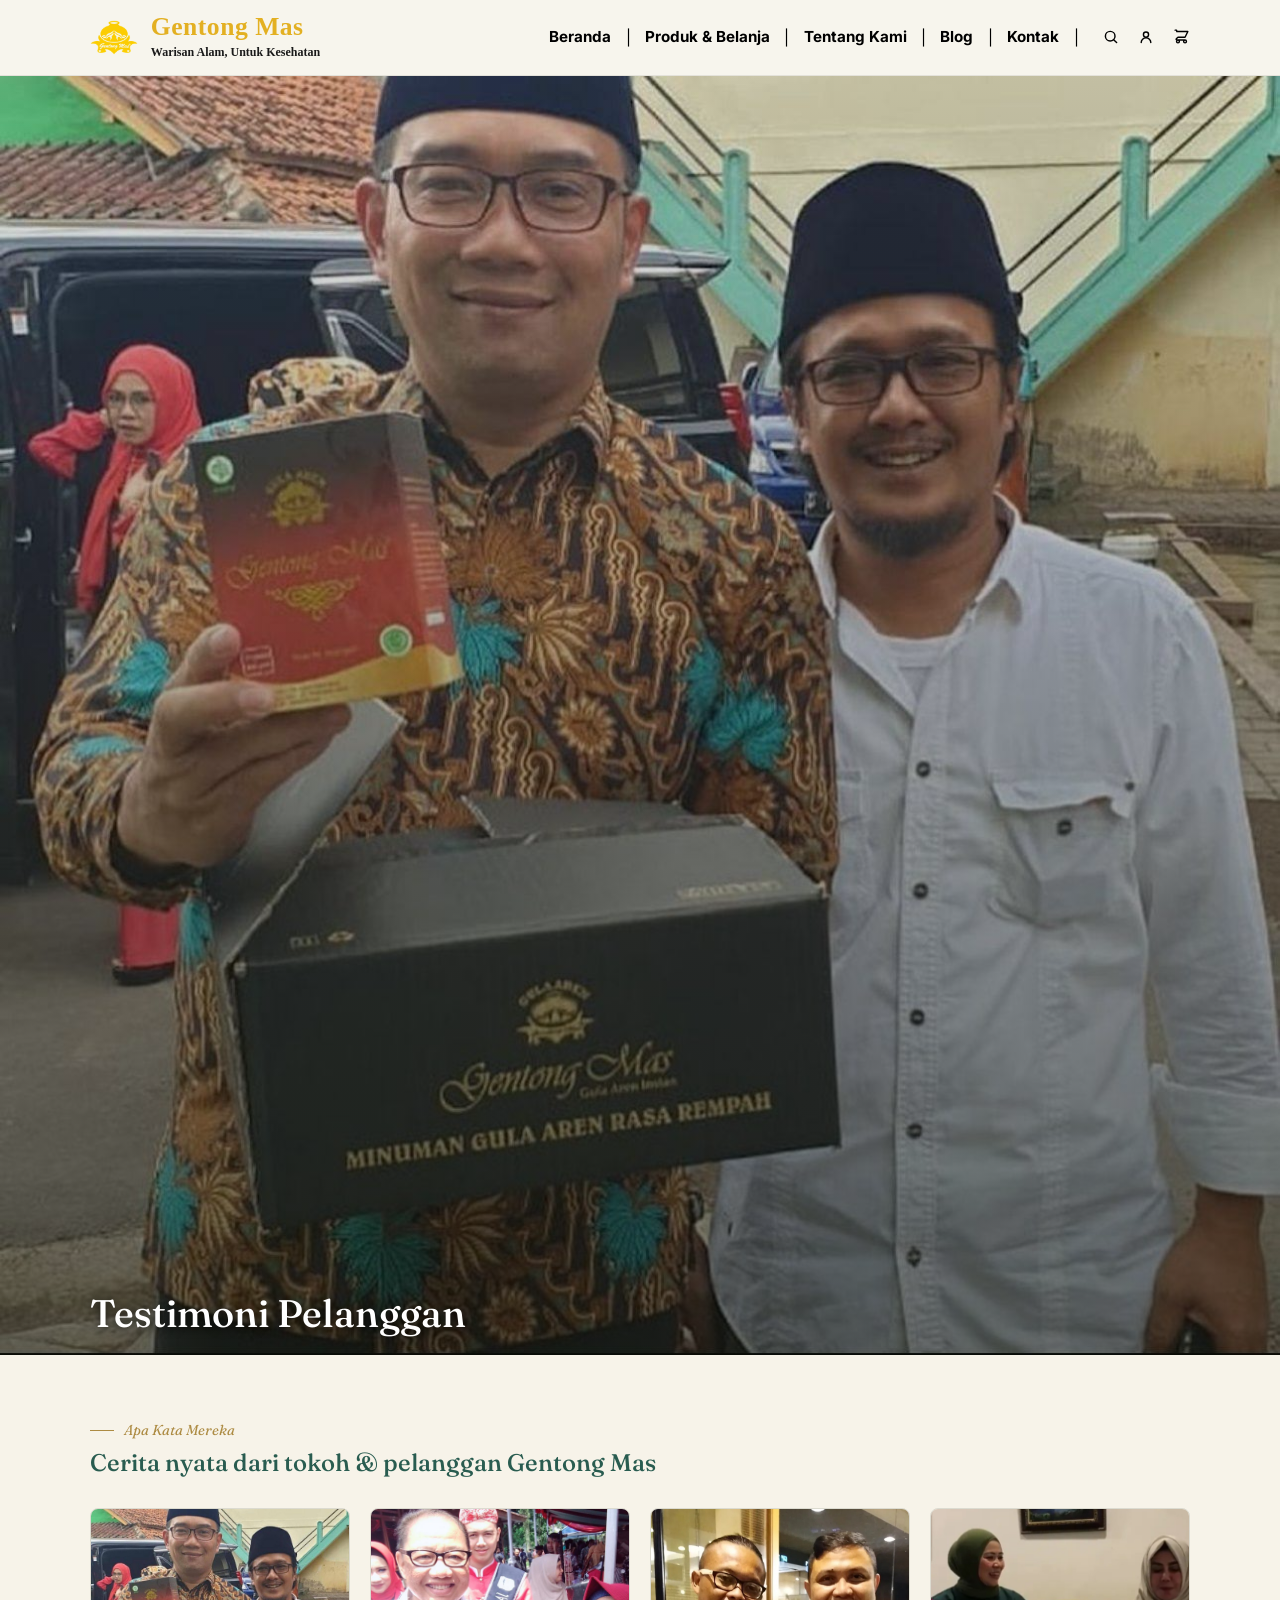
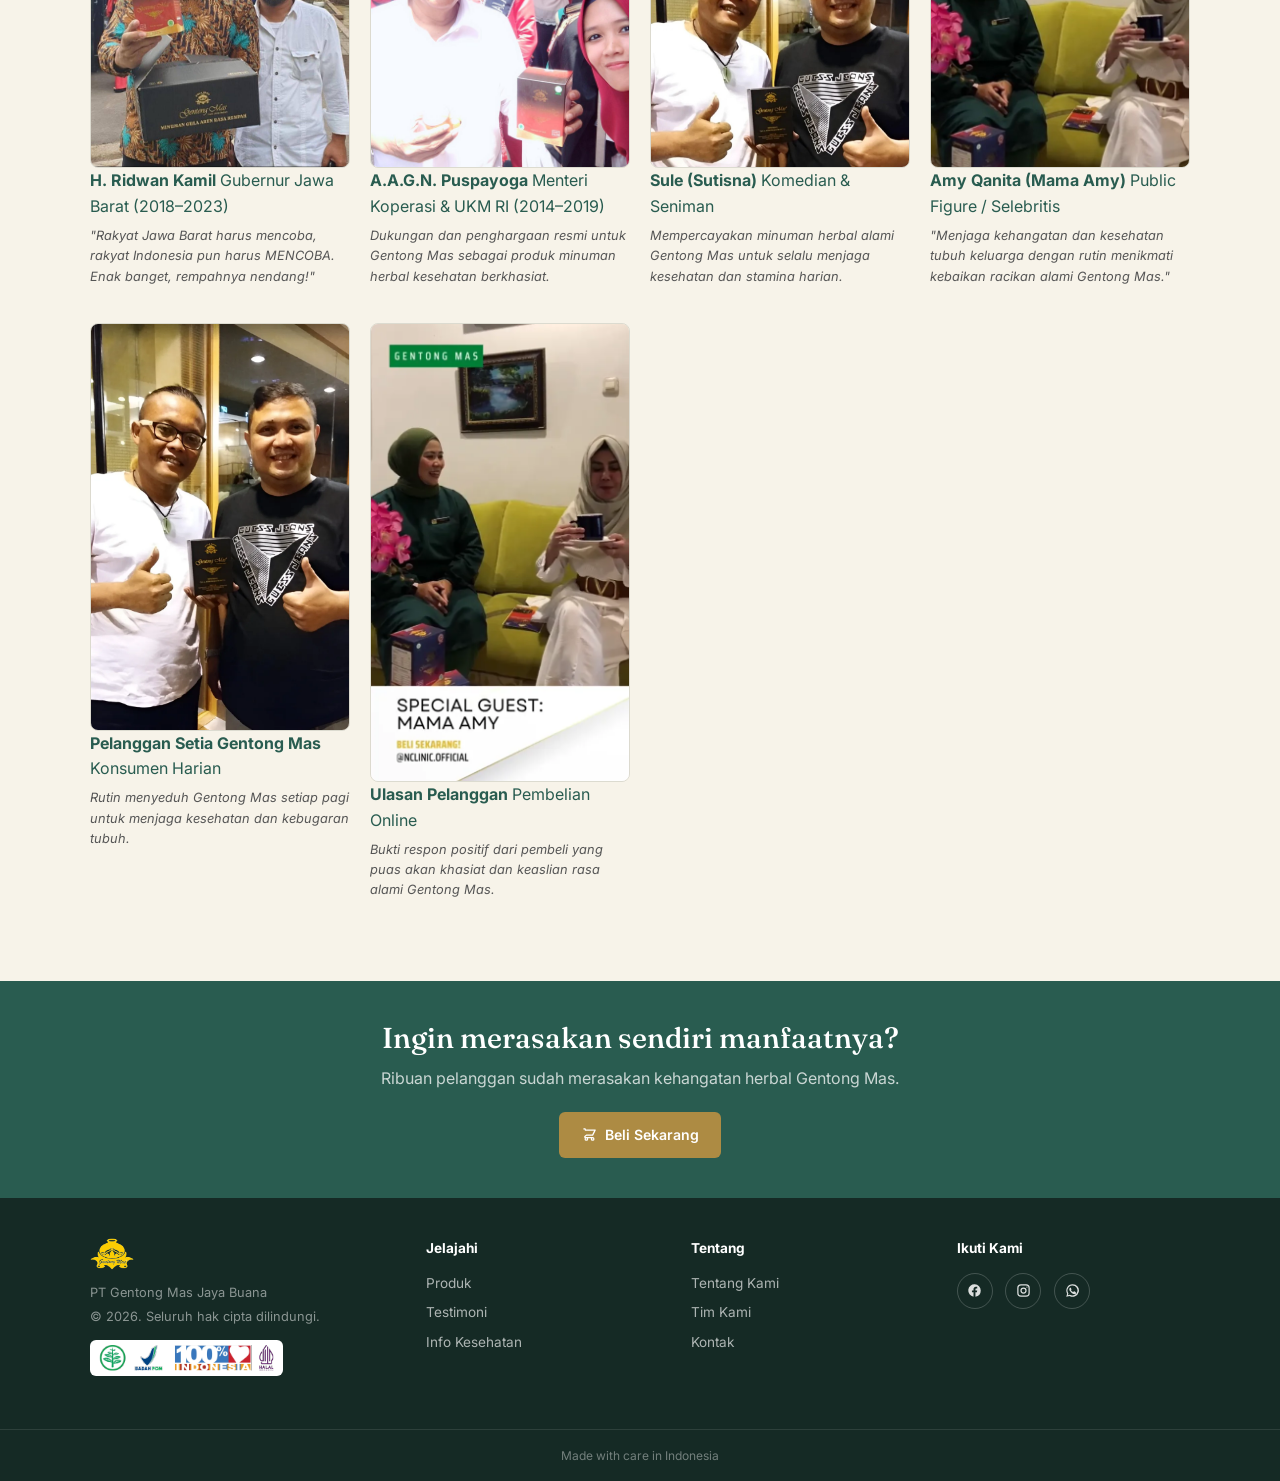
<file: testimoni.html>
<!DOCTYPE html>
<html lang="id">
<head>
<!-- Google Tag Manager -->
<script>(function(w,d,s,l,i){w[l]=w[l]||[];w[l].push({'gtm.start':
new Date().getTime(),event:'gtm.js'});var f=d.getElementsByTagName(s)[0],
j=d.createElement(s),dl=l!='dataLayer'?'&l='+l:'';j.async=true;j.src=
'https://www.googletagmanager.com/gtm.js?id='+i+dl;f.parentNode.insertBefore(j,f);
})(window,document,'script','dataLayer','GTM-WLZCBJKL');</script>
<!-- End Google Tag Manager -->
<meta charset="UTF-8">
<meta name="viewport" content="width=device-width, initial-scale=1.0">
<meta name="description" content="Testimoni asli pelanggan Gentong Mas, minuman herbal gula aren dan habbatussauda dari Ponpes Sadang Lebak, Garut.">
<title>Testimoni — Gentong Mas</title>
<link rel="icon" type="image/webp" href="gentongmas-images/gentongmas-logo-new.webp">
<link rel="apple-touch-icon" href="gentongmas-images/gentongmas-logo-new.webp">
<link rel="preconnect" href="https://fonts.googleapis.com">
<link rel="preconnect" href="https://fonts.gstatic.com" crossorigin>
<link href="https://fonts.googleapis.com/css2?family=Arimo:ital,wght@0,400..700;1,400..700&family=Fraunces:ital,opsz,wght@0,9..144,400;0,9..144,500;0,9..144,600;1,9..144,500&family=Inter:wght@400;500;600;700&display=swap" rel="stylesheet">
<link rel="stylesheet" href="https://cdnjs.cloudflare.com/ajax/libs/font-awesome/6.5.0/css/all.min.css" integrity="sha512-uC5+fh9SYoPfzovfrENvLP3zUVlKZkPRRv0EGkG7AfXmr6oF53m8mc1XikFJrGBVgWST6iM6FeDX3IVXDf5Ugg==" crossorigin="anonymous" referrerpolicy="no-referrer">
<link rel="stylesheet" href="styles.css">
</head>
<body>
<!-- Google Tag Manager (noscript) -->
<noscript><iframe src="https://www.googletagmanager.com/ns.html?id=GTM-WLZCBJKL"
height="0" width="0" style="display:none;visibility:hidden"></iframe></noscript>
<!-- End Google Tag Manager (noscript) -->

<!-- HEADER DISAMAKAN DENGAN BERANDA (home.html) -->
<header class="site-header-new">
  <div class="wrap header-inner">
    <a href="home.html" class="brand-new">
      <img src="gentongmas-images/gentongmas-logo-new.webp" alt="Logo Gentong Mas" class="brand-logo-img">
      <div class="brand-text">
        <span class="brand-title">Gentong Mas</span>
        <span class="brand-subtitle">Warisan Alam, Untuk Kesehatan</span>
      </div>
    </a>

    <nav class="nav-new">
      <ul class="nav-links-new">
        <li><a href="home.html">Beranda</a></li>
        <li class="sep">|</li>
        <li><a href="produk.html">Produk & Belanja</a></li>
        <li class="sep">|</li>
        <li><a href="about.html">Tentang Kami</a></li>
        <li class="sep">|</li>
        <li><a href="info-kesehatan.html">Blog</a></li>
        <li class="sep">|</li>
        <li><a href="https://wa.me/6285724981894">Kontak</a></li>
        <li class="sep">|</li>
      </ul>
      <div class="nav-icons">
        <a href="#" aria-label="Cari"><svg width="16" height="16" viewBox="0 0 20 20" fill="none" stroke="currentColor" stroke-width="1.8"><circle cx="9" cy="9" r="6"/><path d="M17 17l-4-4" stroke-linecap="round"/></svg></a>
        <a href="#" aria-label="Akun Saya"><svg width="16" height="16" viewBox="0 0 20 20" fill="none" stroke="currentColor" stroke-width="1.8"><circle cx="10" cy="7" r="3.2"/><path d="M4 17c0-3.3 2.7-6 6-6s6 2.7 6 6" stroke-linecap="round"/></svg></a>
        <a href="beli.html" aria-label="Keranjang Belanja"><svg width="17" height="17" viewBox="0 0 24 24" fill="none" stroke="currentColor" stroke-width="2" stroke-linecap="round" stroke-linejoin="round"><path d="M3 3H5L5.4 5M7 13H17L21 5H5.4M7 13L4.7 15.3C4.1 15.9 4.5 17 5.4 17H17M17 17C15.9 17 15 17.9 15 19C15 20.1 15.9 21 17 21C18.1 21 19 20.1 19 19C19 17.9 18.1 17 17 17ZM9 19C9 20.1 8.1 21 7 21C5.9 21 5 20.1 5 19C5 17.9 5.9 17 7 17C8.1 17 9 17.9 9 19Z"/></svg></a>
      </div>
      <button id="menu-btn" class="menu-btn-new" aria-label="Buka menu" aria-expanded="false">
        <svg width="20" height="20" viewBox="0 0 20 20" fill="none" xmlns="http://www.w3.org/2000/svg" aria-hidden="true"><path d="M2 5H18M2 10H18M2 15H18" stroke="currentColor" stroke-width="2" stroke-linecap="round"/></svg>
      </button>
    </nav>
  </div>

  <div id="mobile-menu" class="mobile-menu-new">
    <ul>
      <li><a href="home.html">Beranda</a></li>
      <li><a href="produk.html">Produk & Belanja</a></li>
      <li><a href="about.html">Tentang Kami</a></li>
      <li><a href="info-kesehatan.html">Blog</a></li>
      <li><a href="https://wa.me/6285724981894">Kontak</a></li>
      <li><a href="testimoni.html">Testimoni</a></li>
    </ul>
  </div>
</header>

<section class="page-hero">
  <img src="gentongmas-images/testimoni/gentongmas (2).jpg" alt="Pelanggan Gentong Mas">
  <div class="hero-scrim"></div>
  <div class="hero-copy">
    <div class="wrap">
      <h1>Testimoni Pelanggan</h1>
    </div>
  </div>
</section>

<section class="section">
  <div class="wrap">
    <div class="section-head">
      <div class="eyebrow-line">Apa Kata Mereka</div>
      <h2>Cerita nyata dari tokoh &amp; pelanggan Gentong Mas</h2>
    </div>

    <!-- GRID TESTIMONI FORMAT 1:1 PERSEGI -->
    <div class="testi-grid">
      <!-- Testimoni 1: Ridwan Kamil -->
      <figure class="testi-grid-item">
        <div class="testi-grid-img">
          <img src="gentongmas-images/testimoni/gentongmas (2).jpg" alt="Testimoni Ridwan Kamil - Gubernur Jabar 2018-2023" loading="lazy">
        </div>
        <figcaption>
          <strong>H. Ridwan Kamil</strong>
          Gubernur Jawa Barat (2018–2023)
          <p style="font-size: 0.8rem; color: #555; margin-top: 0.4rem; font-style: italic;">
            "Rakyat Jawa Barat harus mencoba, rakyat Indonesia pun harus MENCOBA. Enak banget, rempahnya nendang!"
          </p>
        </figcaption>
      </figure>

      <!-- Testimoni 2: Menteri Koperasi -->
      <figure class="testi-grid-item">
        <div class="testi-grid-img">
          <img src="gentongmas-images/testimoni/menteri-koperasi-2019.jpg" alt="Testimoni Menteri Koperasi dan UKM RI" loading="lazy">
        </div>
        <figcaption>
          <strong>A.A.G.N. Puspayoga</strong>
          Menteri Koperasi &amp; UKM RI (2014–2019)
          <p style="font-size: 0.8rem; color: #555; margin-top: 0.4rem; font-style: italic;">
            Dukungan dan penghargaan resmi untuk Gentong Mas sebagai produk minuman herbal kesehatan berkhasiat.
          </p>
        </figcaption>
      </figure>

      <!-- Testimoni 3: Kang Sule -->
      <figure class="testi-grid-item">
        <div class="testi-grid-img">
          <img src="gentongmas-images/testimoni/kang-sule.jpg" alt="Testimoni Kang Sule - Seniman & Komedian" loading="lazy">
        </div>
        <figcaption>
          <strong>Sule (Sutisna)</strong>
          Komedian &amp; Seniman
          <p style="font-size: 0.8rem; color: #555; margin-top: 0.4rem; font-style: italic;">
            Mempercayakan minuman herbal alami Gentong Mas untuk selalu menjaga kesehatan dan stamina harian.
          </p>
        </figcaption>
      </figure>

      <!-- Testimoni 4: Mama Amy -->
      <figure class="testi-grid-item">
        <div class="testi-grid-img">
          <img src="gentongmas-images/testimoni/mama-amy.jpg" alt="Testimoni Mama Amy Qanita" loading="lazy">
        </div>
        <figcaption>
          <strong>Amy Qanita (Mama Amy)</strong>
          Public Figure / Selebritis
          <p style="font-size: 0.8rem; color: #555; margin-top: 0.4rem; font-style: italic;">
            "Menjaga kehangatan dan kesehatan tubuh keluarga dengan rutin menikmati kebaikan racikan alami Gentong Mas."
          </p>
        </figcaption>
      </figure>

      <!-- Testimoni 5: Pelanggan 1 -->
      <figure class="testi-grid-item">
        <div class="testi-grid-img">
          <img src="gentongmas-images/testimoni/gentongmas (1).webp" alt="Testimoni Pelanggan Gentong Mas" loading="lazy">
        </div>
        <figcaption>
          <strong>Pelanggan Setia Gentong Mas</strong>
          Konsumen Harian
          <p style="font-size: 0.8rem; color: #555; margin-top: 0.4rem; font-style: italic;">
            Rutin menyeduh Gentong Mas setiap pagi untuk menjaga kesehatan dan kebugaran tubuh.
          </p>
        </figcaption>
      </figure>

      <!-- Testimoni 6: Pelanggan 2 (Screenshot) -->
      <figure class="testi-grid-item">
        <div class="testi-grid-img">
          <img src="gentongmas-images/testimoni/Screenshot_41.webp" alt="Ulasan Pelanggan Gentong Mas" loading="lazy">
        </div>
        <figcaption>
          <strong>Ulasan Pelanggan</strong>
          Pembelian Online
          <p style="font-size: 0.8rem; color: #555; margin-top: 0.4rem; font-style: italic;">
            Bukti respon positif dari pembeli yang puas akan khasiat dan keaslian rasa alami Gentong Mas.
          </p>
        </figcaption>
      </figure>
    </div>
  </div>
</section>

<div class="cta-banner section">
  <div class="wrap">
    <h2>Ingin merasakan sendiri manfaatnya?</h2>
    <p>Ribuan pelanggan sudah merasakan kehangatan herbal Gentong Mas.</p>
    <a href="produk.html" class="btn btn-primary"><svg width="15" height="15" viewBox="0 0 24 24" fill="none" stroke="currentColor" stroke-width="2" stroke-linecap="round" stroke-linejoin="round"><path d="M3 3H5L5.4 5M7 13H17L21 5H5.4M7 13L4.7 15.3C4.1 15.9 4.5 17 5.4 17H17M17 17C15.9 17 15 17.9 15 19C15 20.1 15.9 21 17 21C18.1 21 19 20.1 19 19C19 17.9 18.1 17 17 17ZM9 19C9 20.1 8.1 21 7 21C5.9 21 5 20.1 5 19C5 17.9 5.9 17 7 17C8.1 17 9 17.9 9 19Z"/></svg> Beli Sekarang</a>
  </div>
</div>

<!-- FOOTER DISAMAKAN DENGAN BERANDA (home.html) -->
<footer class="site-footer">
  <div class="wrap footer-grid">
    <div class="footer-brand">
      <img src="gentongmas-images/gentongmas-logo-new.webp" alt="Logo Gentong Mas" width="52">
      <p>PT Gentong Mas Jaya Buana</p>
      <p>&copy; 2026. Seluruh hak cipta dilindungi.</p>
      <div class="footer-cert">
        <img src="gentongmas-images/logo-sertifikasi-gentongmas.svg" alt="Sertifikasi BPOM">
      </div>
    </div>
    <div>
      <div class="footer-heading">Jelajahi</div>
      <ul class="footer-links">
        <li><a href="produk.html">Produk</a></li>
        <li><a href="testimoni.html">Testimoni</a></li>
        <li><a href="info-kesehatan.html">Info Kesehatan</a></li>
      </ul>
    </div>
    <div>
      <div class="footer-heading">Tentang</div>
      <ul class="footer-links">
        <li><a href="about.html">Tentang Kami</a></li>
        <li><a href="tim-kami.html">Tim Kami</a></li>
        <li><a href="https://wa.me/6285724981894">Kontak</a></li>
      </ul>
    </div>
    <div>
      <div class="footer-heading">Ikuti Kami</div>
      <div class="footer-social">
        <a href="https://web.facebook.com/profile.php?id=61595002700504&_rdc=5&_rdr#" aria-label="Facebook" target="_blank"><svg width="15" height="15" viewBox="0 0 24 24" fill="currentColor"><path d="M22 12a10 10 0 1 0-11.6 9.9v-7H7.9V12h2.5V9.8c0-2.5 1.5-3.9 3.8-3.9 1.1 0 2.2.2 2.2.2v2.5h-1.3c-1.2 0-1.6.8-1.6 1.6V12h2.8l-.4 2.9h-2.4v7A10 10 0 0 0 22 12Z"/></svg></a>
        <a href="https://www.instagram.com/gentongmas_official" aria-label="Instagram"><svg width="15" height="15" viewBox="0 0 24 24" fill="none" stroke="currentColor" stroke-width="2"><rect x="3" y="3" width="18" height="18" rx="5"/><circle cx="12" cy="12" r="4"/><circle cx="17.5" cy="6.5" r="1" fill="currentColor" stroke="none"/></svg></a>
        <a href="https://wa.me/6285724981894" aria-label="WhatsApp"><svg width="15" height="15" viewBox="0 0 24 24" fill="currentColor"><path d="M12 2a10 10 0 0 0-8.6 15L2 22l5.2-1.4A10 10 0 1 0 12 2Zm0 18a8 8 0 0 1-4.1-1.1l-.3-.2-3 .8.8-2.9-.2-.3A8 8 0 1 1 12 20Zm4.4-6c-.2-.1-1.4-.7-1.6-.8-.2-.1-.4-.1-.6.1-.2.2-.6.8-.8 1-.1.2-.3.2-.5.1-1.4-.7-2.3-1.3-3.2-2.9-.2-.4.2-.4.6-1.2.1-.1.1-.3 0-.4-.1-.1-.6-1.4-.8-1.9-.2-.5-.4-.4-.6-.4h-.5c-.2 0-.5.1-.7.3-.2.2-.9.9-.9 2.2s1 2.6 1.1 2.8c.1.2 2 3 4.7 4.2.7.3 1.2.5 1.6.6.7.2 1.3.2 1.8.1.5-.1 1.4-.6 1.6-1.1.2-.5.2-1 .1-1.1-.1-.1-.2-.2-.4-.3Z"/></svg></a>
      </div>
    </div>
  </div>
  <div class="footer-bottom">Made with care in Indonesia</div>
</footer>

<script src="script.js"></script>
</body>
</html>
</file>
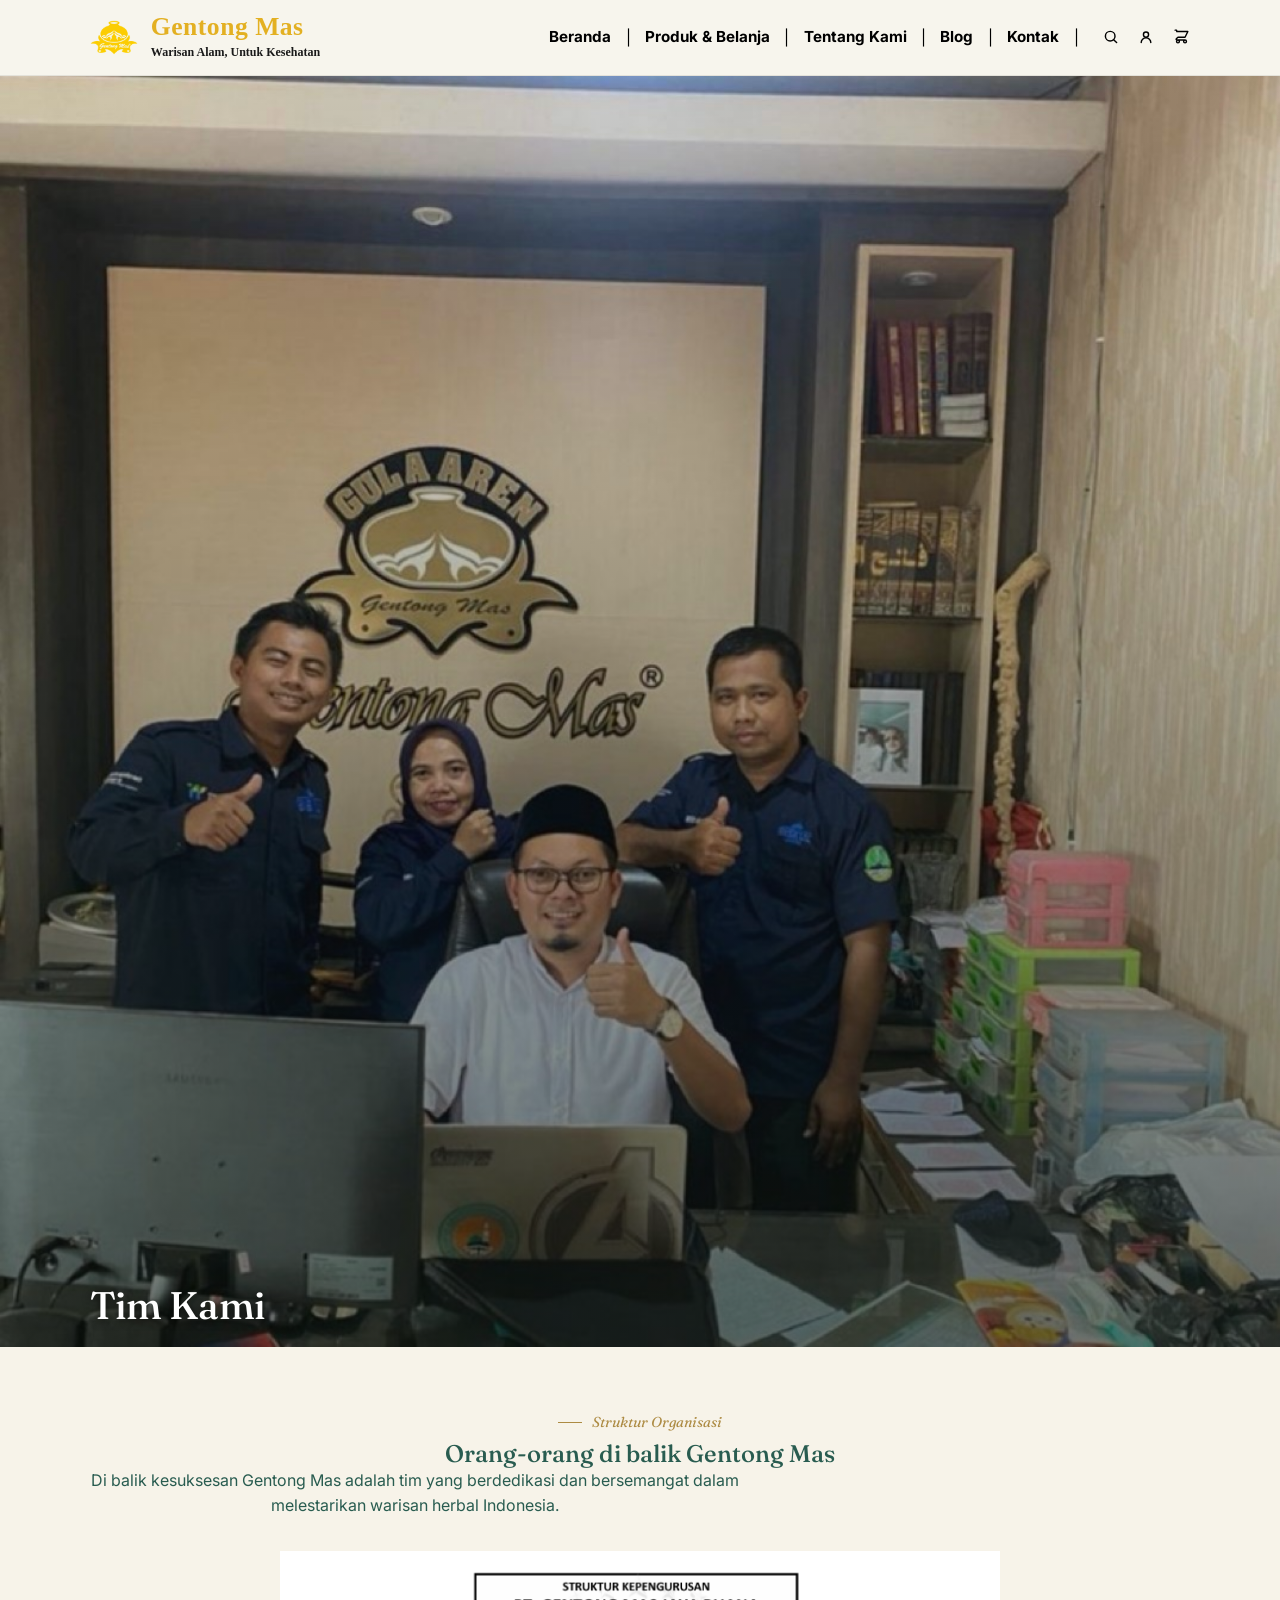
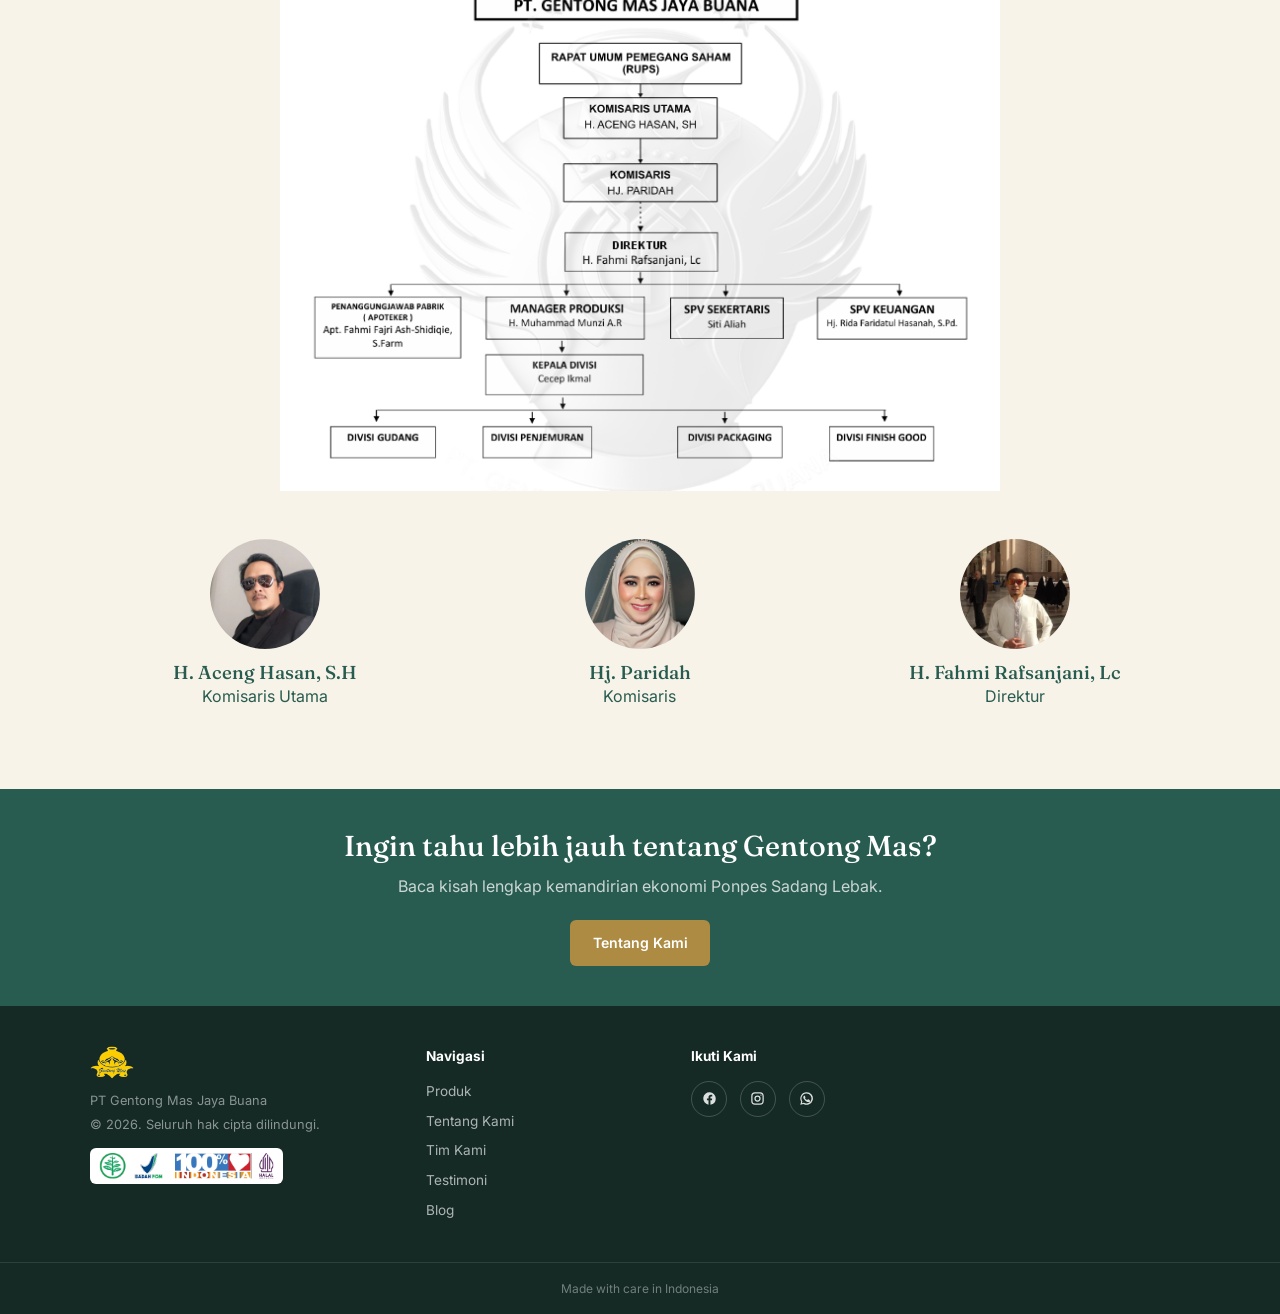
<file: tim-kami.html>
<!DOCTYPE html>
<html lang="id">
<head>
  <!-- Google Tag Manager -->
  <script>(function(w,d,s,l,i){w[l]=w[l]||[];w[l].push({'gtm.start':
  new Date().getTime(),event:'gtm.js'});var f=d.getElementsByTagName(s)[0],
  j=d.createElement(s),dl=l!='dataLayer'?'&l='+l:'';j.async=true;j.src=
  'https://www.googletagmanager.com/gtm.js?id='+i+dl;f.parentNode.insertBefore(j,f);
  })(window,document,'script','dataLayer','GTM-WLZCBJKL');</script>
  <!-- End Google Tag Manager -->

  <meta charset="UTF-8">
  <meta name="viewport" content="width=device-width, initial-scale=1.0">
  <meta name="description" content="Tim di balik Gentong Mas — komisaris dan direksi PT Gentong Mas Jaya Buana.">
  <title>Tim Kami — Gentong Mas</title>

  <link rel="icon" type="image/webp" href="gentongmas-images/gentongmas-logo-new.webp">
  <link rel="shortcut icon" href="gentongmas-images/gentongmas-logo-new.webp">
  <link rel="apple-touch-icon" href="gentongmas-images/gentongmas-logo-new.webp">

  <link rel="preconnect" href="https://fonts.googleapis.com">
  <link rel="preconnect" href="https://fonts.gstatic.com" crossorigin>
  <link href="https://fonts.googleapis.com/css2?family=Arimo:ital,wght@0,400..700;1,400..700&family=Fraunces:ital,opsz,wght@0,9..144,400;0,9..144,500;0,9..144,600;1,9..144,500&family=Inter:wght@400;500;600;700&display=swap" rel="stylesheet">
  <link rel="stylesheet" href="https://cdnjs.cloudflare.com/ajax/libs/font-awesome/6.5.0/css/all.min.css" integrity="sha512-uC5+fh9SYoPfzovfrENvLP3zUVlKZkPRRv0EGkG7AfXmr6oF53m8mc1XikFJrGBVgWST6iM6FeDX3IVXDf5Ugg==" crossorigin="anonymous" referrerpolicy="no-referrer">
  <link rel="stylesheet" href="styles.css">
</head>
<body>
  <!-- Google Tag Manager (noscript) -->
  <noscript><iframe src="https://www.googletagmanager.com/ns.html?id=GTM-WLZCBJKL"
  height="0" width="0" style="display:none;visibility:hidden"></iframe></noscript>
  <!-- End Google Tag Manager (noscript) -->

  <!-- Header Baru Konsisten -->
  <header class="site-header-new">
    <div class="wrap header-inner">
      <a href="home.html" class="brand-new">
        <img src="gentongmas-images/gentongmas-logo-new.webp" alt="Logo Gentong Mas" class="brand-logo-img">
        <div class="brand-text">
          <span class="brand-title">Gentong Mas</span>
          <span class="brand-subtitle">Warisan Alam, Untuk Kesehatan</span>
        </div>
      </a>

      <nav class="nav-new">
        <ul class="nav-links-new">
          <li><a href="home.html">Beranda</a></li>
          <li class="sep">|</li>
          <li><a href="produk.html">Produk & Belanja</a></li>
          <li class="sep">|</li>
          <li><a href="about.html">Tentang Kami</a></li>
          <li class="sep">|</li>
          <li><a href="info-kesehatan.html">Blog</a></li>
          <li class="sep">|</li>
          <li><a href="https://wa.me/6285724981894">Kontak</a></li>
          <li class="sep">|</li>
        </ul>
        <div class="nav-icons">
          <a href="#" aria-label="Cari"><svg width="16" height="16" viewBox="0 0 20 20" fill="none" stroke="currentColor" stroke-width="1.8"><circle cx="9" cy="9" r="6"/><path d="M17 17l-4-4" stroke-linecap="round"/></svg></a>
          <a href="#" aria-label="Akun Saya"><svg width="16" height="16" viewBox="0 0 20 20" fill="none" stroke="currentColor" stroke-width="1.8"><circle cx="10" cy="7" r="3.2"/><path d="M4 17c0-3.3 2.7-6 6-6s6 2.7 6 6" stroke-linecap="round"/></svg></a>
          <a href="beli.html" aria-label="Keranjang Belanja"><svg width="17" height="17" viewBox="0 0 24 24" fill="none" stroke="currentColor" stroke-width="2" stroke-linecap="round" stroke-linejoin="round"><path d="M3 3H5L5.4 5M7 13H17L21 5H5.4M7 13L4.7 15.3C4.1 15.9 4.5 17 5.4 17H17M17 17C15.9 17 15 17.9 15 19C15 20.1 15.9 21 17 21C18.1 21 19 20.1 19 19C19 17.9 18.1 17 17 17ZM9 19C9 20.1 8.1 21 7 21C5.9 21 5 20.1 5 19C5 17.9 5.9 17 7 17C8.1 17 9 17.9 9 19Z"/></svg></a>
        </div>
        <button id="menu-btn" class="menu-btn-new" aria-label="Buka menu" aria-expanded="false">
          <svg width="20" height="20" viewBox="0 0 20 20" fill="none" xmlns="http://www.w3.org/2000/svg" aria-hidden="true"><path d="M2 5H18M2 10H18M2 15H18" stroke="currentColor" stroke-width="2" stroke-linecap="round"/></svg>
        </button>
      </nav>
    </div>

    <div id="mobile-menu" class="mobile-menu-new">
      <ul>
        <li><a href="home.html">Beranda</a></li>
        <li><a href="produk.html">Produk & Belanja</a></li>
        <li><a href="about.html">Tentang Kami</a></li>
        <li><a href="info-kesehatan.html">Blog</a></li>
        <li><a href="https://wa.me/6285724981894">Kontak</a></li>
        <li><a href="testimoni.html">Testimoni</a></li>
      </ul>
    </div>
  </header>

  <!-- Hero Page Banner -->
  <section class="page-hero">
    <img src="gentongmas-images/tim/tim.jpg" alt="Tim Gentong Mas di kantor">
    <div class="hero-scrim"></div>
    <div class="hero-copy">
      <div class="wrap">
        <h1>Tim Kami</h1>
      </div>
    </div>
  </section>

  <!-- Konten Tim & Struktur Organisasi -->
  <section class="section">
    <div class="wrap">
      <div class="section-head" style="text-align:center; margin-inline:auto;">
        <div class="eyebrow-line" style="justify-content:center;">Struktur Organisasi</div>
        <h2>Orang-orang di balik Gentong Mas</h2>
        <p>Di balik kesuksesan Gentong Mas adalah tim yang berdedikasi dan bersemangat dalam melestarikan warisan herbal Indonesia.</p>
      </div>

      <!-- Gambar Struktur Organisasi (Responsif Layar HP) -->
      <div style="text-align: center; margin-bottom: 3rem;">
        <img src="gentongmas-images/tim/struktur-org-2.png" alt="Struktur organisasi Gentong Mas" style="width: 100%; max-width: 720px; height: auto; margin: 0 auto;" loading="lazy">
      </div>

      <!-- Kartu Profil Tim -->
      <div class="team-grid">
        <div class="team-card">
          <img src="gentongmas-images/tim/pak-aceng.webp" alt="H. Aceng Hasan, S.H">
          <h3>H. Aceng Hasan, S.H</h3>
          <p>Komisaris Utama</p>
        </div>
        <div class="team-card">
          <img src="gentongmas-images/tim/bu-paridah.webp" alt="Hj. Paridah">
          <h3>Hj. Paridah</h3>
          <p>Komisaris</p>
        </div>
        <div class="team-card">
          <img src="gentongmas-images/tim/pak-fahmi.webp" alt="H. Fahmi Rafsanjani, Lc">
          <h3>H. Fahmi Rafsanjani, Lc</h3>
          <p>Direktur</p>
        </div>
      </div>
    </div>
  </section>

  <!-- CTA Banner -->
  <div class="cta-banner section">
    <div class="wrap">
      <h2>Ingin tahu lebih jauh tentang Gentong Mas?</h2>
      <p>Baca kisah lengkap kemandirian ekonomi Ponpes Sadang Lebak.</p>
      <a href="about.html" class="btn btn-primary">Tentang Kami</a>
    </div>
  </div>

  <!-- Footer Baru Konsisten -->
  <footer class="site-footer">
    <div class="wrap footer-grid">
      <div class="footer-brand">
        <img src="gentongmas-images/gentongmas-logo-new.webp" alt="Logo Gentong Mas" width="52">
        <p>PT Gentong Mas Jaya Buana</p>
        <p>&copy; 2026. Seluruh hak cipta dilindungi.</p>
        <div class="footer-cert">
          <img src="gentongmas-images/logo-sertifikasi-gentongmas.svg" alt="Sertifikasi BPOM">
        </div>
      </div>
      <div>
        <div class="footer-heading">Navigasi</div>
        <ul class="footer-links">
          <li><a href="produk.html">Produk</a></li>
          <li><a href="about.html">Tentang Kami</a></li>
          <li><a href="tim-kami.html">Tim Kami</a></li>
          <li><a href="testimoni.html">Testimoni</a></li>
          <li><a href="info-kesehatan.html">Blog</a></li>
        </ul>
      </div>
      <div>
        <div class="footer-heading">Ikuti Kami</div>
        <div class="footer-social">
          <a href="https://web.facebook.com/profile.php?id=61595002700504&_rdc=5&_rdr#" aria-label="Facebook" target="_blank"><svg width="15" height="15" viewBox="0 0 24 24" fill="currentColor"><path d="M22 12a10 10 0 1 0-11.6 9.9v-7H7.9V12h2.5V9.8c0-2.5 1.5-3.9 3.8-3.9 1.1 0 2.2.2 2.2.2v2.5h-1.3c-1.2 0-1.6.8-1.6 1.6V12h2.8l-.4 2.9h-2.4v7A10 10 0 0 0 22 12Z"/></svg></a>
          <a href="https://www.instagram.com/gentongmas_official" aria-label="Instagram"><svg width="15" height="15" viewBox="0 0 24 24" fill="none" stroke="currentColor" stroke-width="2"><rect x="3" y="3" width="18" height="18" rx="5"/><circle cx="12" cy="12" r="4"/><circle cx="17.5" cy="6.5" r="1" fill="currentColor" stroke="none"/></svg></a>
          <a href="https://wa.me/6285724981894" aria-label="WhatsApp"><svg width="15" height="15" viewBox="0 0 24 24" fill="currentColor"><path d="M12 2a10 10 0 0 0-8.6 15L2 22l5.2-1.4A10 10 0 1 0 12 2Zm0 18a8 8 0 0 1-4.1-1.1l-.3-.2-3 .8.8-2.9-.2-.3A8 8 0 1 1 12 20Zm4.4-6c-.2-.1-1.4-.7-1.6-.8-.2-.1-.4-.1-.6.1-.2.2-.6.8-.8 1-.1.2-.3.2-.5.1-1.4-.7-2.3-1.3-3.2-2.9-.2-.4.2-.4.6-1.2.1-.1.1-.3 0-.4-.1-.1-.6-1.4-.8-1.9-.2-.5-.4-.4-.6-.4h-.5c-.2 0-.5.1-.7.3-.2.2-.9.9-.9 2.2s1 2.6 1.1 2.8c.1.2 2 3 4.7 4.2.7.3 1.2.5 1.6.6.7.2 1.3.2 1.8.1.5-.1 1.4-.6 1.6-1.1.2-.5.2-1 .1-1.1-.1-.1-.2-.2-.4-.3Z"/></svg></a>
        </div>
      </div>
    </div>
    <div class="footer-bottom">Made with care in Indonesia</div>
  </footer>

  <script src="script.js"></script>
</body>
</html>
</file>
<file: styles.css>
/* ==========================================================================
   Gentong Mas — Master Stylesheet (Complete & Fixed)
   Palette: forest ink, warm paper, clay, sage, gold
   Type: Fraunces (display) + Inter (body/UI) + Amiri (navigation & hero)
   ========================================================================== */

:root {
  --ink: #295C50;
  --ink-soft: #152A25;
  --paper: #f7f3e9;
  --paper-deep: #efe9d9;
  --clay: #AD8B43;
  --clay-dark: #8f6a20;
  --sage: #e4e8d8;
  --gold: #d4a437;
  --gold-dark: #a97e26;
  --white: #ffffff;
  --line: rgba(30, 42, 25, 0.12);

  --font-display: "Fraunces", "Georgia", serif;
  --font-body: "Inter", -apple-system, BlinkMacSystemFont, sans-serif;
  --font-arimo: "Amiri", serif;

  --gold-accent: #e5af28;
  --gold-btn: #f1bf24;

  --wrap: 1180px;
}

* { box-sizing: border-box; }

html { scroll-behavior: smooth; }

body {
  margin: 0;
  background: var(--paper);
  color: var(--ink);
  font-family: var(--font-body);
  font-size: 16px;
  line-height: 1.6;
  -webkit-font-smoothing: antialiased;
}

img { max-width: 100%; height: auto; display: block; }

a { color: inherit; text-decoration: none; }

.wrap {
  max-width: var(--wrap);
  margin-inline: auto;
  padding-inline: 1.25rem;
}

@media (min-width: 768px) {
  .wrap { padding-inline: 2.5rem; }
}

h1, h2, h3, h4 {
  font-family: var(--font-display);
  font-weight: 500;
  line-height: 1.15;
  margin: 0;
  color: var(--ink);
}

p { margin: 0 0 1rem; max-width: 65ch; }

/* -------------------------------------------------- Utility Bar */
.utility-bar {
  background: var(--ink);
  color: rgba(255,255,255,0.75);
  font-size: 0.8rem;
  font-family: var(--font-body);
}

.utility-bar .wrap {
  display: flex;
  justify-content: space-between;
  align-items: center;
  gap: 1rem;
  padding-block: 0.55rem;
  flex-wrap: wrap;
}

.utility-bar a { transition: color 0.2s; }
.utility-bar a:hover { color: var(--white); }
.utility-links { display: flex; gap: 1.5rem; }
.utility-contact { display: flex; align-items: center; gap: 0.5rem; }

/* -------------------------------------------------- Header Baru */
.site-header-new {
  background: #f7f5ed;
  border-bottom: 1px solid rgba(0, 0, 0, 0.08);
  padding-block: 0.8rem;
  font-family: var(--font-body);
}

.header-inner {
  display: flex;
  align-items: center;
  justify-content: space-between;
  gap: 1.5rem;
}

.brand-new {
  display: flex;
  align-items: center;
  gap: 0.8rem;
}

.brand-logo-img {
  width: 48px;
  height: auto;
  max-height: 48px;
  object-fit: contain;
  flex-shrink: 0;
}

.brand-text {
  display: flex;
  flex-direction: column;
}

.brand-title {
  font-family: var(--font-arimo);
  font-size: 1.6rem;
  font-weight: 700;
  color: #e3b022;
  letter-spacing: 0.02em;
  line-height: 1.1;
}

.brand-subtitle {
  font-family: var(--font-arimo);
  font-size: 0.75rem;
  font-weight: 700;
  color: #1a1a1a;
  margin-top: 0.15rem;
}

.nav-new {
  display: flex;
  align-items: center;
  gap: 1.5rem;
}

.nav-links-new {
  list-style: none;
  margin: 0;
  padding: 0;
  display: flex;
  align-items: center;
  gap: 0.6rem;
  font-family: var(--font-body);
  font-weight: 700;
  font-size: 0.95rem;
}

.nav-links-new a {
  color: #000000;
  transition: color 0.2s;
  padding: 0.2rem 0.3rem;
}

.nav-links-new a:hover,
.nav-links-new a.active {
  color: var(--gold-accent);
}

.nav-links-new .sep {
  color: #000000;
  font-weight: 400;
  user-select: none;
}

.nav-icons {
  display: flex;
  align-items: center;
  gap: 1.2rem;
  font-size: 1.25rem;
  color: #000000;
}

.nav-icons a {
  color: #000000;
  transition: color 0.2s;
}

.nav-icons a:hover {
  color: var(--gold-accent);
}

.menu-btn-new {
  display: none;
  background: none;
  border: none;
  font-size: 1.4rem;
  color: #1a1a1a;
  cursor: pointer;
}

.mobile-menu-new {
  display: none;
  background: #152a25;
}

.mobile-menu-new ul {
  list-style: none;
  margin: 0;
  padding: 0.8rem 0;
}

.mobile-menu-new a {
  display: block;
  padding: 0.7rem 1.5rem;
  color: #ffffff;
  font-weight: 600;
}

@media (max-width: 992px) {
  .nav-links-new { display: none; }
  .menu-btn-new { display: block; }
}

/* -------------------------------------------------- HERO NEW */
.hero-new {
  position: relative;
  width: 100%;
  min-height: 420px;
  display: flex;
  align-items: center;
  overflow: hidden;
  background: #1a1a1a;
}

@media (min-width: 768px) {
  .hero-new { min-height: 520px; }
}

.hero-bg-img {
  position: absolute;
  top: 0;
  left: 0;
  width: 100%;
  height: 100%;
  object-fit: cover;
  object-position: center;
  z-index: 0;
}

.hero-scrim-new {
  position: absolute;
  inset: 0;
  background: linear-gradient(
    180deg,
    rgba(0, 0, 0, 0.75) 0%,
    rgba(0, 0, 0, 0.5) 50%,
    rgba(0, 0, 0, 0.3) 100%
  );
  z-index: 1;
}

@media (min-width: 768px) {
  .hero-scrim-new {
    background: linear-gradient(
      90deg,
      rgba(0, 0, 0, 0.8) 0%,
      rgba(0, 0, 0, 0.5) 50%,
      rgba(0, 0, 0, 0.1) 100%
    );
  }
}

.hero-copy-new {
  position: relative;
  z-index: 2;
  width: 100%;
  padding-block: 3rem;
}

.hero-content-box {
  max-width: 580px;
}

.hero-eyebrow-new {
  font-family: var(--font-arimo);
  font-size: 1.1rem;
  font-style: italic;
  color: #f3c32a;
  margin-bottom: 0.4rem;
}

.hero-title-new {
  font-family: var(--font-arimo);
  font-size: clamp(1.8rem, 4vw, 3rem);
  font-weight: 700;
  color: #ffffff;
  line-height: 1.2;
  margin-bottom: 0.8rem;
  text-shadow: 0 2px 8px rgba(0, 0, 0, 0.7);
}

.hero-title-new span {
  font-style: italic;
  color: #f3c32a;
  font-weight: 400;
}

.hero-subtext-new {
  font-family: var(--font-arimo);
  font-size: 0.95rem;
  color: #ffffff;
  line-height: 1.5;
  margin-bottom: 1.5rem;
  text-shadow: 0 1px 4px rgba(0, 0, 0, 0.7);
}

.hero-action-group {
  display: flex;
  flex-direction: column;
  align-items: flex-start;
  gap: 0.6rem;
}

.btn-pill-yellow {
  display: inline-flex;
  align-items: center;
  gap: 0.6rem;
  background: var(--gold-btn);
  color: #1a1a1a;
  font-family: var(--font-arimo);
  font-size: 1rem;
  font-weight: 700;
  padding: 0.65rem 1.8rem;
  border-radius: 999px;
  box-shadow: 0 4px 12px rgba(0, 0, 0, 0.3);
  transition: transform 0.2s, background 0.2s;
  text-decoration: none;
}

.btn-pill-yellow:hover {
  background: #e0af18;
  transform: translateY(-2px);
}

.hero-promo-text {
  font-family: var(--font-arimo);
  font-size: 0.8rem;
  font-weight: 600;
  color: #ffffff;
  text-shadow: 0 1px 4px rgba(0, 0, 0, 0.8);
}

/* -------------------------------------------------- PAGE HERO */
.page-hero {
  position: relative;
  width: 100%;
  background: var(--paper-deep);
  overflow: hidden;
}

.page-hero img { 
  width: 100%; 
  height: auto; 
  display: block; 
  object-fit: cover; 
}

.page-hero .hero-scrim { 
  position: absolute;
  inset: 0;
  background: linear-gradient(0deg, rgba(15,20,11,0.6) 0%, rgba(15,20,11,0.1) 100%); 
  pointer-events: none;
}

.page-hero .hero-copy { 
  position: absolute;
  bottom: 0;
  left: 0;
  width: 100%;
  padding-bottom: 1.25rem; 
  z-index: 2;
}

.page-hero h1 { 
  font-family: var(--font-display);
  color: var(--white); 
  font-size: clamp(1.6rem, 3.4vw, 2.4rem); 
  text-shadow: 0 2px 8px rgba(0, 0, 0, 0.8);
}

/* -------------------------------------------------- BENEFIT GRID */
.benefit-grid {
  display: grid;
  grid-template-columns: repeat(2, 1fr);
  gap: 1.5rem 1.2rem;
}

@media (min-width: 768px) {
  .benefit-grid {
    grid-template-columns: repeat(3, 1fr);
    gap: 2rem 1.8rem;
  }
}

.benefit-grid-item {
  display: flex;
  gap: 0.8rem;
  align-items: flex-start;
}

.benefit-grid-item svg {
  flex-shrink: 0;
  color: var(--gold-dark);
  margin-top: 0.15rem;
}

.benefit-grid-item h3 {
  font-family: var(--font-body);
  font-size: 0.95rem;
  font-weight: 700;
  color: var(--ink);
  margin: 0 0 0.25rem;
}

.benefit-grid-item p {
  font-size: 0.82rem;
  color: var(--ink-soft);
  margin: 0;
  line-height: 1.45;
}

/* -------------------------------------------------- KEY INGREDIENTS GRID (Bulat Kecil Ringkas) */
.ingredients-section {
  margin-top: 3rem;
  margin-bottom: 2rem;
}

.ingredients-header {
  margin-bottom: 2rem;
}

.ingredients-title {
  font-family: var(--font-body);
  font-size: 0.85rem;
  font-weight: 700;
  letter-spacing: 0.08em;
  color: var(--clay-dark);
  display: block;
  margin-bottom: 0.4rem;
  text-transform: uppercase;
}

.ingredients-divider {
  width: 100%;
  height: 1px;
  background: var(--line);
}

.ingredients-grid {
  display: grid;
  grid-template-columns: repeat(2, 1fr);
  gap: 2rem 1.25rem;
}

@media (min-width: 768px) {
  .ingredients-grid {
    grid-template-columns: repeat(4, 1fr);
    gap: 2.5rem 1.75rem;
  }
}

.ingredient-item {
  background: transparent;
  border: none;
  padding: 0;
  display: flex;
  flex-direction: column;
  align-items: flex-start;
  text-align: left;
}

.ingredient-img-wrap {
  width: 72px;
  height: 72px;
  border-radius: 50%;
  overflow: hidden;
  margin-bottom: 1rem;
  background: var(--paper-deep);
  flex-shrink: 0;
  box-shadow: 0 2px 8px rgba(0, 0, 0, 0.08);
}

.ingredient-img-wrap img {
  width: 100%;
  height: 100%;
  object-fit: cover;
  object-position: center;
  border-radius: 50%;
}

.ingredient-item h4 {
  font-family: var(--font-display);
  font-size: 1.1rem;
  font-weight: 600;
  color: var(--ink);
  margin-bottom: 0.4rem;
  line-height: 1.25;
}

.ingredient-item p {
  font-size: 0.82rem;
  color: var(--ink-soft);
  line-height: 1.5;
  margin: 0;
}

/* -------------------------------------------------- TABEL PERBANDINGAN HARGA (Beli) */
.compare-table {
  width: 100%;
  border-collapse: collapse;
  background: var(--white);
  border: 1px solid var(--line);
  border-radius: 8px;
  overflow: hidden;
  margin: 1.5rem 0;
  box-shadow: 0 2px 8px rgba(0, 0, 0, 0.02);
}

.compare-table th, 
.compare-table td {
  padding: 0.9rem 1.2rem;
  text-align: left;
  border-bottom: 1px solid var(--line);
  font-size: 0.9rem;
  font-family: var(--font-body);
}

.compare-table th {
  background: var(--paper-deep);
  font-family: var(--font-display);
  font-weight: 600;
  color: var(--ink);
  font-size: 0.98rem;
}

.compare-table tr:last-child td {
  border-bottom: none;
}

.compare-table .col-web {
  background: rgba(228, 232, 216, 0.4);
}

.compare-table td.price {
  font-size: 1.05rem;
  font-weight: 700;
  font-family: var(--font-display);
  color: var(--clay-dark);
}

.badge-save {
  display: inline-block;
  background: var(--gold);
  color: #1a1a1a;
  font-size: 0.72rem;
  font-weight: 700;
  padding: 0.15rem 0.55rem;
  border-radius: 999px;
  margin-left: 0.5rem;
  vertical-align: middle;
}

/* -------------------------------------------------- FORMULIR PEMESANAN (Beli) */
.order-form {
  display: flex;
  flex-direction: column;
  gap: 1.25rem;
  max-width: 680px;
  background: var(--white);
  padding: 1.75rem;
  border: 1px solid var(--line);
  border-radius: 8px;
  box-shadow: 0 2px 10px rgba(0, 0, 0, 0.03);
  margin-top: 1.5rem;
}

.form-row {
  display: flex;
  flex-direction: column;
  gap: 0.4rem;
}

.form-row label {
  font-size: 0.88rem;
  font-weight: 600;
  color: var(--ink);
  font-family: var(--font-body);
}

.form-row input, 
.form-row select, 
.form-row textarea {
  font-family: var(--font-body);
  font-size: 0.92rem;
  padding: 0.75rem 0.9rem;
  border: 1px solid var(--line);
  background: var(--paper);
  color: var(--ink);
  border-radius: 6px;
  width: 100%;
  transition: border-color 0.2s, box-shadow 0.2s;
}

.form-row input:focus, 
.form-row select:focus, 
.form-row textarea:focus {
  outline: none;
  border-color: var(--clay);
  background: var(--white);
  box-shadow: 0 0 0 3px rgba(173, 139, 67, 0.15);
}

.form-row textarea {
  resize: vertical;
  min-height: 90px;
}

.form-row-2col {
  display: grid;
  gap: 1.25rem;
  grid-template-columns: 1fr;
}

@media (min-width: 560px) {
  .form-row-2col {
    grid-template-columns: 1fr 1fr;
  }
}

.form-note {
  font-size: 0.8rem;
  color: var(--ink-soft);
  opacity: 0.8;
  line-height: 1.4;
  margin-top: 0.2rem;
}

/* -------------------------------------------------- SECTIONS & SPLIT */
.section { padding-block: clamp(2.5rem, 5vw, 4.5rem); }
.section-alt { background: var(--white); }

.section-head { margin-bottom: 2rem; }

.eyebrow-line {
  display: flex;
  align-items: center;
  gap: 0.6rem;
  color: var(--clay);
  font-family: var(--font-display);
  font-style: italic;
  font-size: 0.9rem;
  margin-bottom: 0.4rem;
}

.eyebrow-line::before {
  content: "";
  width: 24px;
  height: 1px;
  background: var(--clay);
}

.split {
  display: grid;
  gap: 2rem;
  align-items: center;
}

@media (min-width: 768px) {
  .split {
    grid-template-columns: 1fr 1fr;
    gap: 3rem;
  }
}

.split-media img {
  width: 100%;
  max-width: 400px;
  margin: 0 auto;
  border-radius: 8px;
}

.text-link {
  display: inline-block;
  font-size: 0.88rem;
  font-weight: 600;
  color: var(--clay);
  border-bottom: 1px solid var(--clay);
  padding-bottom: 2px;
  margin-top: 0.5rem;
}

/* -------------------------------------------------- DETAIL SPESIFIKASI & KHASIAT */
.product-specs-list {
  background: var(--white);
  border: 1px solid var(--line);
  border-radius: 8px;
  padding: 1rem 1.1rem;
  margin: 1.25rem 0 1.75rem;
  display: flex;
  flex-direction: column;
  gap: 0.6rem;
}

.product-specs-item {
  display: flex;
  justify-content: space-between;
  align-items: center;
  gap: 0.8rem;
  font-size: 0.85rem;
  border-bottom: 1px dashed var(--line);
  padding-bottom: 0.5rem;
}

.product-specs-item:last-child {
  border-bottom: none;
  padding-bottom: 0;
}

.benefit-point-list {
  display: flex;
  flex-direction: column;
  gap: 0.75rem;
  margin-bottom: 1.5rem;
}

.benefit-point-item {
  background: var(--white);
  border-left: 3.5px solid var(--clay);
  border-radius: 0 6px 6px 0;
  padding: 0.8rem 1rem;
  box-shadow: 0 1px 4px rgba(0, 0, 0, 0.03);
}

.benefit-point-item strong {
  display: block;
  font-size: 0.9rem;
  color: var(--ink);
  margin-bottom: 0.2rem;
}

.benefit-point-item p {
  font-size: 0.82rem;
  color: var(--ink-soft);
  margin: 0;
}

/* -------------------------------------------------- KATALOG & PRODUCT GRID */
.product-grid {
  display: grid;
  gap: 1.5rem;
  grid-template-columns: 1fr;
}

@media (min-width: 600px) {
  .product-grid { grid-template-columns: repeat(2, 1fr); }
}

.product-card {
  background: var(--white);
  border: 1px solid var(--line);
  border-radius: 8px;
  overflow: hidden;
  display: flex;
  flex-direction: column;
}

.product-card img {
  width: 100%;
  aspect-ratio: 1 / 1;
  object-fit: cover;
}

.product-card-body {
  padding: 1.2rem;
  display: flex;
  flex-direction: column;
  flex: 1;
}

.price-row {
  display: flex;
  align-items: baseline;
  gap: 0.5rem;
  margin: 0.4rem 0 0.8rem;
  flex-wrap: wrap;
}

.price-old {
  font-size: 0.85rem;
  color: var(--ink-soft);
  text-decoration: line-through;
  opacity: 0.6;
}

.price-new {
  font-size: 1.2rem;
  font-weight: 700;
  color: var(--clay-dark);
}

.catalog-section-title {
  font-family: var(--font-display);
  font-size: 1.15rem;
  color: var(--ink);
  margin-bottom: 0.85rem;
  padding-bottom: 0.25rem;
  border-bottom: 2px solid var(--clay);
  display: inline-block;
}

.catalog-grid {
  display: grid;
  grid-template-columns: repeat(2, 1fr);
  gap: 0.75rem;
  margin-bottom: 2rem;
}

@media (min-width: 768px) {
  .catalog-grid {
    grid-template-columns: repeat(4, 1fr);
    gap: 1.25rem;
  }
}

.catalog-card {
  background: var(--white);
  border: 1px solid var(--line);
  border-radius: 8px;
  overflow: hidden;
  display: flex;
  flex-direction: column;
}

.catalog-card img {
  width: 100%;
  aspect-ratio: 1 / 1;
  object-fit: cover;
}

.catalog-card-body {
  padding: 0.7rem;
  display: flex;
  flex-direction: column;
  flex: 1;
}

.catalog-card-body h4 {
  font-family: var(--font-display);
  font-size: 0.85rem;
  color: var(--ink);
  margin-bottom: 0.3rem;
  line-height: 1.2;
}

.catalog-card-body p {
  font-size: 0.72rem;
  color: var(--ink-soft);
  line-height: 1.3;
  margin-bottom: 0.6rem;
  flex: 1;
}

.catalog-card-body .btn {
  width: 100%;
  justify-content: center;
  padding: 0.5rem;
  font-size: 0.75rem;
}

/* -------------------------------------------------- BUTTONS */
.btn {
  display: inline-flex;
  align-items: center;
  gap: 0.5rem;
  padding: 0.75rem 1.4rem;
  font-family: var(--font-body);
  font-weight: 600;
  font-size: 0.88rem;
  border-radius: 6px;
  transition: background 0.2s, transform 0.1s;
  cursor: pointer;
  border: none;
}

.btn-primary { background: var(--clay); color: var(--white); }
.btn-primary:hover { background: var(--clay-dark); }
.btn-sm { padding: 0.55rem 1rem; font-size: 0.78rem; }

/* -------------------------------------------------- SIDEBAR & TEAM GRID */
.side-card {
  background: var(--white);
  border: 1px solid var(--line);
  padding: 1.25rem;
  border-radius: 8px;
  box-sizing: border-box;
  overflow: hidden;
}

/* Membatasi gambar di dalam sidebar agar tidak membesar tanpa batas */
.side-card img,
.sidebar img {
  width: 100%;
  max-width: 100%;
  height: auto;
  border-radius: 6px;
  object-fit: cover;
}

/* Membatasi tinggi logo sertifikasi di dalam sidebar */
.side-card img[src*="logo-sertifikasi"],
.side-card img[src*="sertifikat"] {
  max-height: 52px;
  width: auto;
  margin: 0.4rem auto;
  object-fit: contain;
}

.team-grid {
  display: grid;
  gap: 1.5rem;
  grid-template-columns: 1fr;
}

@media (min-width: 600px) {
  .team-grid { grid-template-columns: repeat(3, 1fr); }
}

.team-card { text-align: center; }

.team-card img {
  width: 110px;
  height: 110px;
  object-fit: cover;
  border-radius: 50%;
  margin: 0 auto 0.8rem;
}

/* -------------------------------------------------- NEWS & TESTIMONI GRID */
.news-grid {
  display: grid;
  gap: 1.75rem;
  grid-template-columns: 1fr;
}

@media (min-width: 768px) {
  .news-grid { grid-template-columns: repeat(3, 1fr); }
}

.news-card {
  background: var(--white);
  border: 1px solid var(--line);
  border-radius: 8px;
  padding: 1rem;
  display: flex;
  flex-direction: column;
  gap: 0.8rem;
}

.news-date {
  font-size: 0.75rem;
  color: var(--clay-dark);
  font-weight: 700;
}

.testi-grid {
  display: grid;
  grid-template-columns: repeat(2, 1fr);
  gap: 1rem;
}

@media (min-width: 768px) {
  .testi-grid { grid-template-columns: repeat(4, 1fr); gap: 1.25rem; }
}

.testi-grid-item { margin: 0; }

.testi-grid-img {
  width: 100%;
  border-radius: 8px;
  overflow: hidden;
  border: 1px solid var(--line);
}

/* -------------------------------------------------- FAQ ACCORDION & GRID 2-COLUMN FIX */
.grid-2col {
  display: grid;
  gap: 2rem;
  grid-template-columns: 1fr;
}

/* Mengunci lebar sidebar kanan pada 340px agar tidak membesar 50% di layar laptop */
@media (min-width: 850px) {
  .grid-2col {
    grid-template-columns: 1fr 340px;
    gap: 2.5rem;
    align-items: start;
  }
}

.faq-item {
  border-bottom: 1px solid var(--line);
}

.faq-question {
  width: 100%;
  background: none;
  border: none;
  padding: 1rem 0;
  display: flex;
  justify-content: space-between;
  align-items: center;
  font-family: var(--font-body);
  font-size: 0.95rem;
  font-weight: 600;
  color: var(--ink);
  cursor: pointer;
  text-align: left;
}

.faq-answer {
  max-height: 0;
  overflow: hidden;
  transition: max-height 0.3s ease;
}

.faq-answer p {
  margin: 0;
  padding-bottom: 1rem;
  font-size: 0.88rem;
  color: var(--ink-soft);
}

.faq-item.active .faq-answer { max-height: 200px; }

/* -------------------------------------------------- CTA BANNER */
.cta-banner {
  background: var(--ink);
  color: var(--white);
  text-align: center;
  padding-block: 2.5rem;
}

.cta-banner h2 {
  color: var(--white);
  font-size: clamp(1.4rem, 3vw, 1.8rem);
  max-width: 32ch;
  margin: 0 auto;
}

.cta-banner p {
  color: rgba(255, 255, 255, 0.75);
  margin: 0.75rem auto 1.25rem;
}

/* -------------------------------------------------- FOOTER */
.site-footer {
  background: #152A25;
  color: rgba(255, 255, 255, 0.65);
  font-size: 0.85rem;
}

.footer-grid {
  display: grid;
  gap: 2rem;
  padding-block: 2.5rem;
  grid-template-columns: 1fr;
}

@media (min-width: 720px) {
  .footer-grid { grid-template-columns: 1.3fr 1fr 1fr 1fr; }
}

.footer-brand img {
  width: 44px;
  height: auto;
  margin-bottom: 0.8rem;
}

.footer-brand p {
  color: rgba(255, 255, 255, 0.5);
  font-size: 0.8rem;
  margin-bottom: 0.2rem;
}

.footer-heading {
  color: var(--white);
  font-weight: 700;
  margin-bottom: 0.8rem;
}

.footer-links {
  list-style: none;
  margin: 0;
  padding: 0;
  display: grid;
  gap: 0.5rem;
}

.footer-links a:hover { color: var(--white); }

.footer-social {
  display: flex;
  gap: 0.8rem;
}

.footer-social a {
  width: 36px;
  height: 36px;
  display: flex;
  align-items: center;
  justify-content: center;
  border: 1px solid rgba(255, 255, 255, 0.2);
  border-radius: 50%;
  color: rgba(255, 255, 255, 0.85);
}

.footer-cert {
  margin-top: 0.8rem;
}

.footer-cert img {
  height: 36px;
  width: auto;
  background: #ffffff;
  padding: 4px 8px;
  border-radius: 6px;
  border: 1px solid rgba(255, 255, 255, 0.2);
}

.footer-bottom {
  border-top: 1px solid rgba(255, 255, 255, 0.1);
  text-align: center;
  padding: 1rem 0;
  font-size: 0.75rem;
  color: rgba(255, 255, 255, 0.4);
}
</file>
